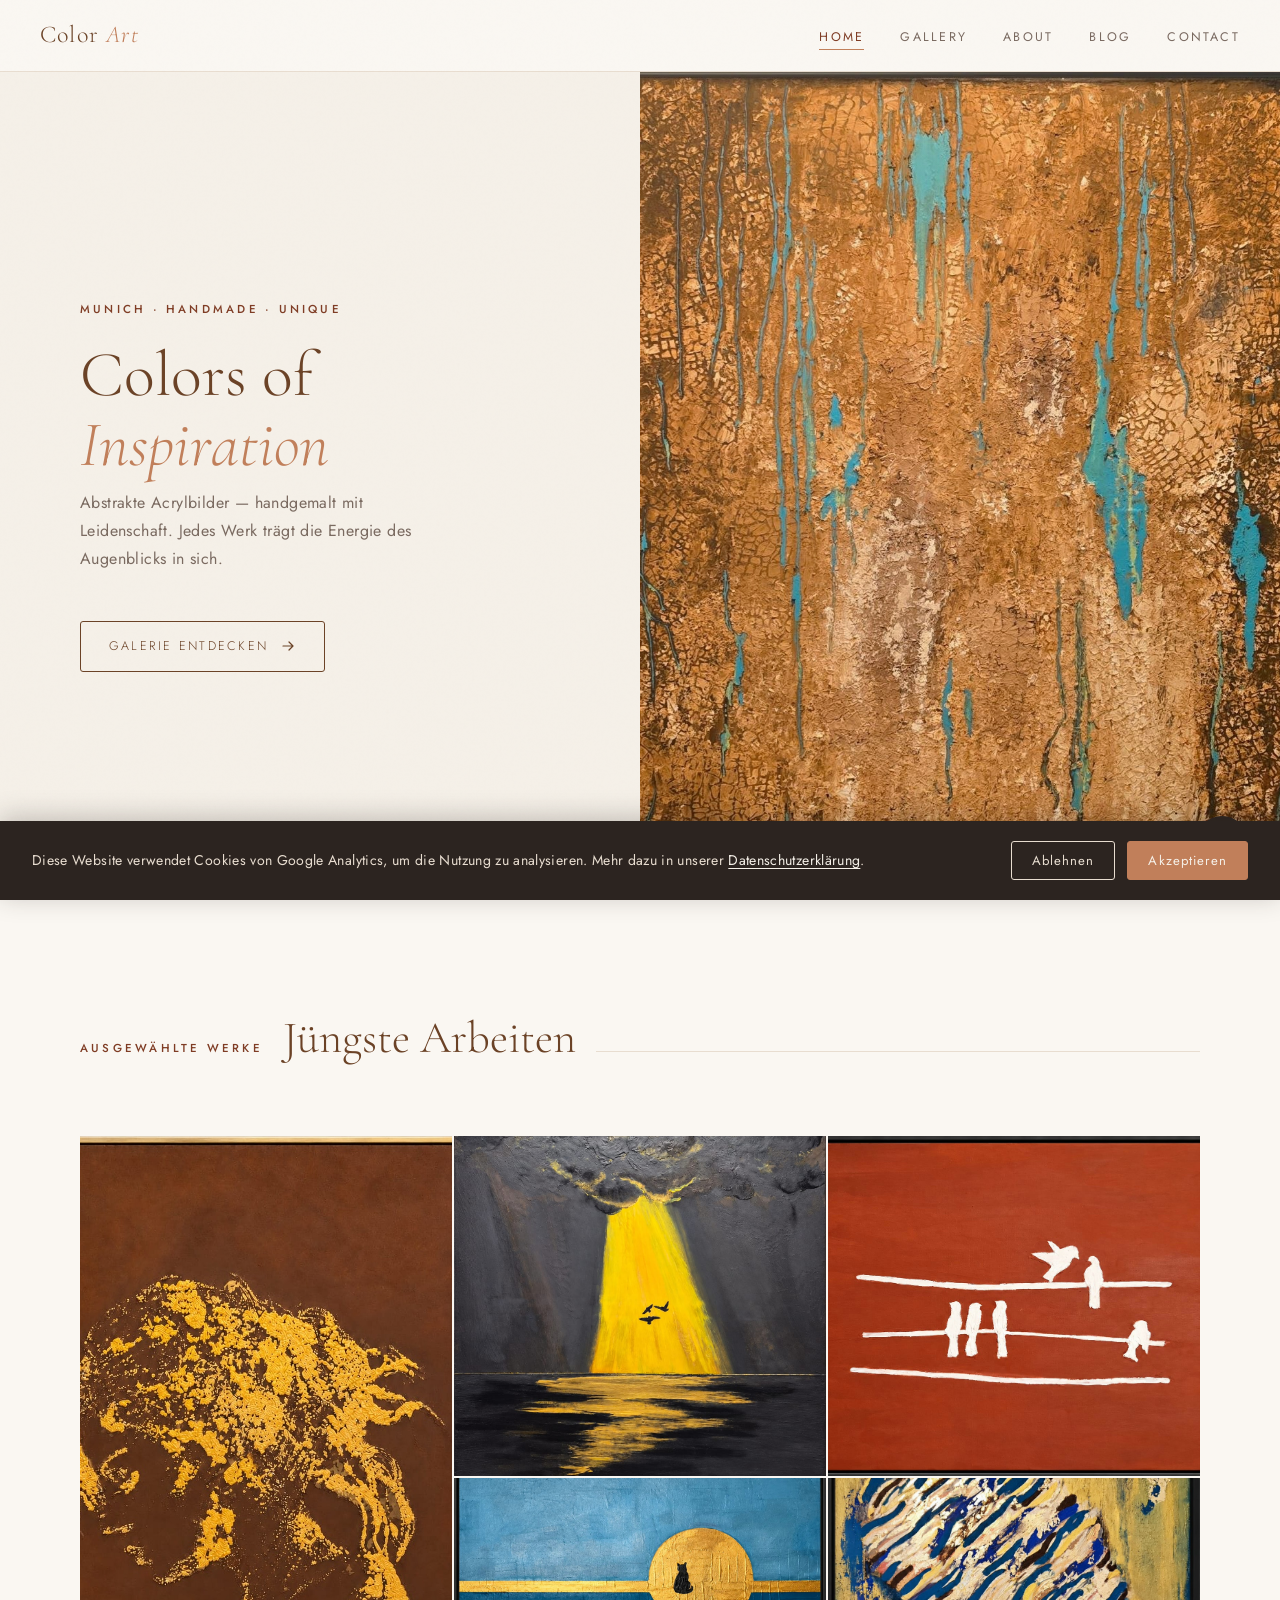
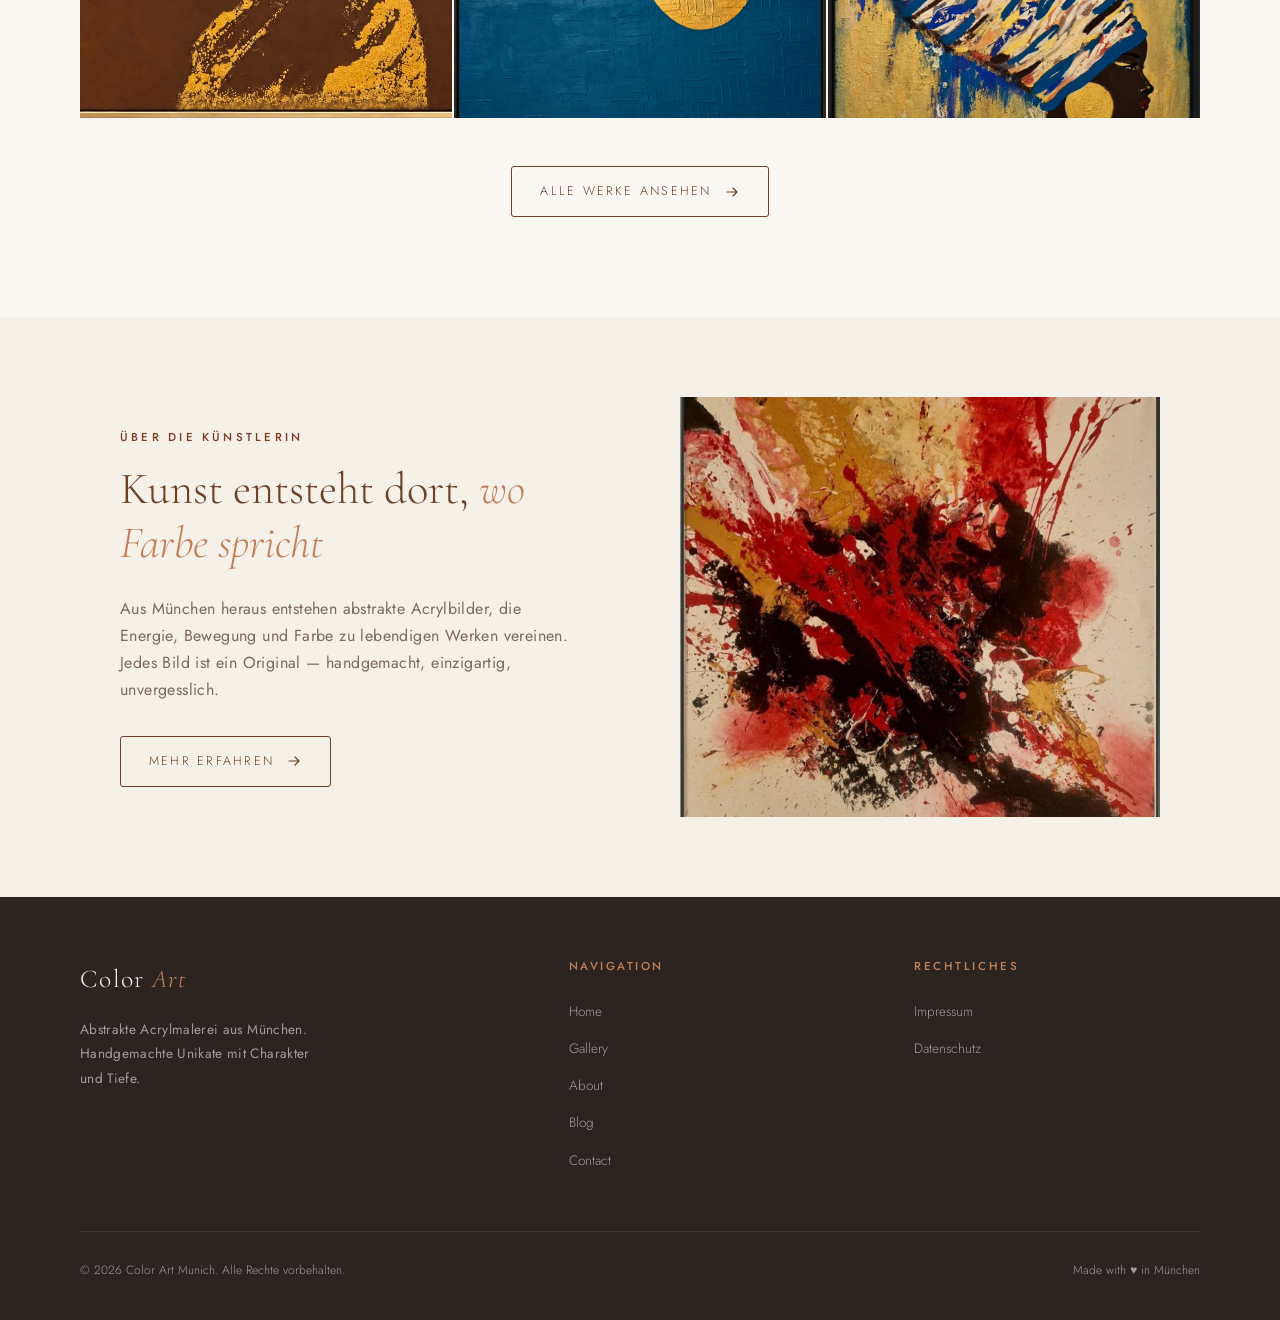
<file: index.html>
<!DOCTYPE html>
<html lang="de">
<head>
  <meta charset="UTF-8" />
  <meta name="viewport" content="width=device-width, initial-scale=1.0" />
  <title>Color Art Munich — Abstrakte Acrylbilder kaufen | Unikate aus München</title>
  <meta name="description" content="Handgemachte abstrakte Acrylbilder aus München. Jedes Gemälde ein Unikat — farbenfroh, ausdrucksstark, unvergesslich. Jetzt Galerie entdecken." />
  <meta name="keywords" content="abstrakte Acrylbilder, Gemälde kaufen München, abstrakte Kunst, Acrylmalerei, Originalgemälde, Wandbilder München, moderne Kunst kaufen" />
  <meta name="author" content="Color Art Munich" />
  <meta name="robots" content="index, follow" />
  <link rel="canonical" href="https://www.colorartmuc.com/" />

  <!-- Open Graph -->
  <meta property="og:type" content="website" />
  <meta property="og:title" content="Color Art Munich — Abstrakte Acrylbilder kaufen | Unikate aus München" />
  <meta property="og:description" content="Handgemachte abstrakte Acrylbilder aus München. Jedes Gemälde ein Unikat — farbenfroh, ausdrucksstark, unvergesslich." />
  <meta property="og:url" content="https://www.colorartmuc.com/" />
  <meta property="og:image" content="https://www.colorartmuc.com/images/paintings/0013.jpg" />
  <meta property="og:site_name" content="Color Art Munich" />
  <meta property="og:locale" content="de_DE" />

  <!-- Twitter Card -->
  <meta name="twitter:card" content="summary_large_image" />
  <meta name="twitter:title" content="Color Art Munich — Abstrakte Acrylbilder kaufen | Unikate aus München" />
  <meta name="twitter:description" content="Handgemachte abstrakte Acrylbilder aus München. Jedes Gemälde ein Unikat." />
  <meta name="twitter:image" content="https://www.colorartmuc.com/images/paintings/0013.jpg" />

  <!-- Structured data -->
  <script type="application/ld+json">
  {
    "@context": "https://schema.org",
    "@type": "ArtGallery",
    "name": "Color Art Munich",
    "description": "Abstrakte Acrylmalerei aus München — handgemachte Unikate",
    "url": "https://www.colorartmuc.com",
    "address": {
      "@type": "PostalAddress",
      "addressLocality": "München",
      "addressCountry": "DE"
    }
  }
  </script>
  <link rel="stylesheet" href="css/style.css" />
  <link rel="icon" type="image/png" href="images/favicon.png">
</head>
<body>

  <!-- Navigation -->
  <nav>
    <a href="index.html" class="nav-logo">Color <span>Art</span></a>
    <ul class="nav-links" id="nav-links">
      <li><a href="index.html" class="active">Home</a></li>
      <li><a href="gallery.html">Gallery</a></li>
      <li><a href="about.html">About</a></li>
      <li><a href="blog.html">Blog</a></li>
      <li><a href="contact.html">Contact</a></li>
    </ul>
    <button class="nav-hamburger" id="hamburger" aria-label="Menu">
      <span></span><span></span><span></span>
    </button>
  </nav>

  <main>

    <!-- Hero -->
    <section class="hero" style="padding:0; max-width:100%;">
      <div class="hero-text">
        <p class="hero-eyebrow">Munich · Handmade · Unique</p>
        <h1 class="hero-title">
          Colors of
          <em>Inspiration</em>
        </h1>
        <p class="hero-subtitle">Abstrakte Acrylbilder — handgemalt mit Leidenschaft. Jedes Werk trägt die Energie des Augenblicks in sich.</p>
        <a href="gallery.html" class="hero-cta">
          Galerie entdecken
          <svg width="16" height="16" viewBox="0 0 16 16" fill="none">
            <path d="M3 8h10M9 4l4 4-4 4" stroke="currentColor" stroke-width="1.2" stroke-linecap="round" stroke-linejoin="round"/>
          </svg>
        </a>
      </div>
      <div class="hero-image">
        <img src="images/paintings/0087.jpg" alt="Abstrakte Acrylmalerei — Color Art Munich" />
      </div>
    </section>

    <!-- Featured Works (auto-populated from paintings-data.js) -->
    <section class="fade-in">
      <div class="section-header">
        <span class="section-label">Ausgewählte Werke</span>
        <h2 class="section-title">Jüngste Arbeiten</h2>
        <div class="section-line"></div>
      </div>

      <div class="featured-grid" id="featured-grid"></div>

      <div style="text-align:center; margin-top:48px;">
        <a href="gallery.html" class="hero-cta">
          Alle Werke ansehen
          <svg width="16" height="16" viewBox="0 0 16 16" fill="none">
            <path d="M3 8h10M9 4l4 4-4 4" stroke="currentColor" stroke-width="1.2" stroke-linecap="round" stroke-linejoin="round"/>
          </svg>
        </a>
      </div>
    </section>

    <!-- About teaser -->
    <section style="background: var(--cream); max-width:100%; padding: 80px 0;">
      <div class="about-teaser fade-in">
        <div>
          <span class="section-label" style="display:block;margin-bottom:16px;">Über die Künstlerin</span>
          <h2 style="font-family:'Cormorant Garamond',serif; font-size:clamp(2rem,3.5vw,3rem); font-weight:300; color:var(--umber); line-height:1.2; margin-bottom:24px;">
            Kunst entsteht dort, <em style="font-style:italic;color:var(--terracotta);">wo Farbe spricht</em>
          </h2>
          <p style="color:var(--text-light); margin-bottom:32px; max-width:460px;">
            Aus München heraus entstehen abstrakte Acrylbilder, die Energie, Bewegung und Farbe zu lebendigen Werken vereinen. Jedes Bild ist ein Original — handgemacht, einzigartig, unvergesslich.
          </p>
          <a href="about.html" class="hero-cta">Mehr erfahren
            <svg width="16" height="16" viewBox="0 0 16 16" fill="none">
              <path d="M3 8h10M9 4l4 4-4 4" stroke="currentColor" stroke-width="1.2" stroke-linecap="round" stroke-linejoin="round"/>
            </svg>
          </a>
        </div>
        <div class="about-teaser-image">
          <img src="images/paintings/0018.jpg"
               alt="Color Art Munich Atelier"
               style="width:100%;height:100%;object-fit:cover;" loading="lazy"/>
        </div>
      </div>
    </section>

  </main>

  <!-- Footer -->
  <footer>
    <div class="footer-inner">
      <div class="footer-brand">
        <a href="index.html" class="nav-logo">Color <span>Art</span></a>
        <p>Abstrakte Acrylmalerei aus München. Handgemachte Unikate mit Charakter und Tiefe.</p>
      </div>
      <div class="footer-col">
        <h4>Navigation</h4>
        <ul>
          <li><a href="index.html">Home</a></li>
          <li><a href="gallery.html">Gallery</a></li>
          <li><a href="about.html">About</a></li>
          <li><a href="blog.html">Blog</a></li>
          <li><a href="contact.html">Contact</a></li>
        </ul>
      </div>
      <div class="footer-col">
        <h4>Rechtliches</h4>
        <ul>
          <li><a href="impressum.html">Impressum</a></li>
          <li><a href="datenschutz.html">Datenschutz</a></li>
        </ul>
      </div>
    </div>
    <div class="footer-bottom">
      <span>© 2026 Color Art Munich. Alle Rechte vorbehalten.</span>
      <span>Made with ♥ in München</span>
    </div>
  </footer>

  <script src="js/paintings-data.js"></script>
  <script src="js/main.js"></script>
  <script>
    (function() {
      var grid = document.getElementById('featured-grid');
      if (!grid || typeof paintings === 'undefined') return;
      var latest = paintings.slice(-5).reverse();
      latest.forEach(function(p) {
        var id = p.img.replace('.jpg', '');
        var div = document.createElement('div');
        div.className = 'painting';
        div.onclick = function() { window.location = 'gallery.html?painting=' + id; };
        div.innerHTML = '<img src="images/paintings/' + p.img + '" alt="' + p.title + '" loading="lazy" />'
          + '<div class="painting-overlay"><span>' + p.title + '</span></div>';
        grid.appendChild(div);
      });
    })();
  </script>
  <a href="https://www.instagram.com/colorartmuc/" target="_blank" rel="noopener noreferrer" class="instagram-fab" aria-label="Instagram">
    <svg viewBox="0 0 24 24" fill="none" stroke="currentColor" stroke-width="1.6" stroke-linecap="round" stroke-linejoin="round">
      <rect x="2" y="2" width="20" height="20" rx="5" ry="5"/>
      <circle cx="12" cy="12" r="4"/>
      <circle cx="17.5" cy="6.5" r="0.8" fill="currentColor" stroke="none"/>
    </svg>
  </a>

  <!-- Google Analytics (only loads after cookie consent) -->
  <script>
    function loadGA() {
      if (document.getElementById("ga-script")) return;
      var s = document.createElement("script");
      s.id = "ga-script";
      s.async = true;
      s.src = "https://www.googletagmanager.com/gtag/js?id=G-1E3LKK0V5W";
      document.head.appendChild(s);
      window.dataLayer = window.dataLayer || [];
      function gtag(){dataLayer.push(arguments);}
      window.gtag = gtag;
      gtag("js", new Date());
      gtag("config", "G-1E3LKK0V5W");
    }
    (function() {
      var consent = localStorage.getItem("cookie_consent");
      if (consent === "accepted") loadGA();
      window.addEventListener("DOMContentLoaded", function() {
        var banner = document.getElementById("cookie-banner");
        if (!banner) return;
        if (!consent) {
          setTimeout(function() { banner.classList.add("visible"); }, 800);
        }
        document.getElementById("cookie-accept").addEventListener("click", function() {
          localStorage.setItem("cookie_consent", "accepted");
          banner.classList.remove("visible");
          loadGA();
        });
        document.getElementById("cookie-decline").addEventListener("click", function() {
          localStorage.setItem("cookie_consent", "declined");
          banner.classList.remove("visible");
        });
      });
    })();
  </script>

  <div class="cookie-banner" id="cookie-banner">
    <p>Diese Website verwendet Cookies von Google Analytics, um die Nutzung zu analysieren. Mehr dazu in unserer <a href="datenschutz.html">Datenschutzerklärung</a>.</p>
    <div class="cookie-actions">
      <button class="cookie-btn cookie-btn-decline" id="cookie-decline">Ablehnen</button>
      <button class="cookie-btn cookie-btn-accept" id="cookie-accept">Akzeptieren</button>
    </div>
  </div>

</body>
</html>
</file>
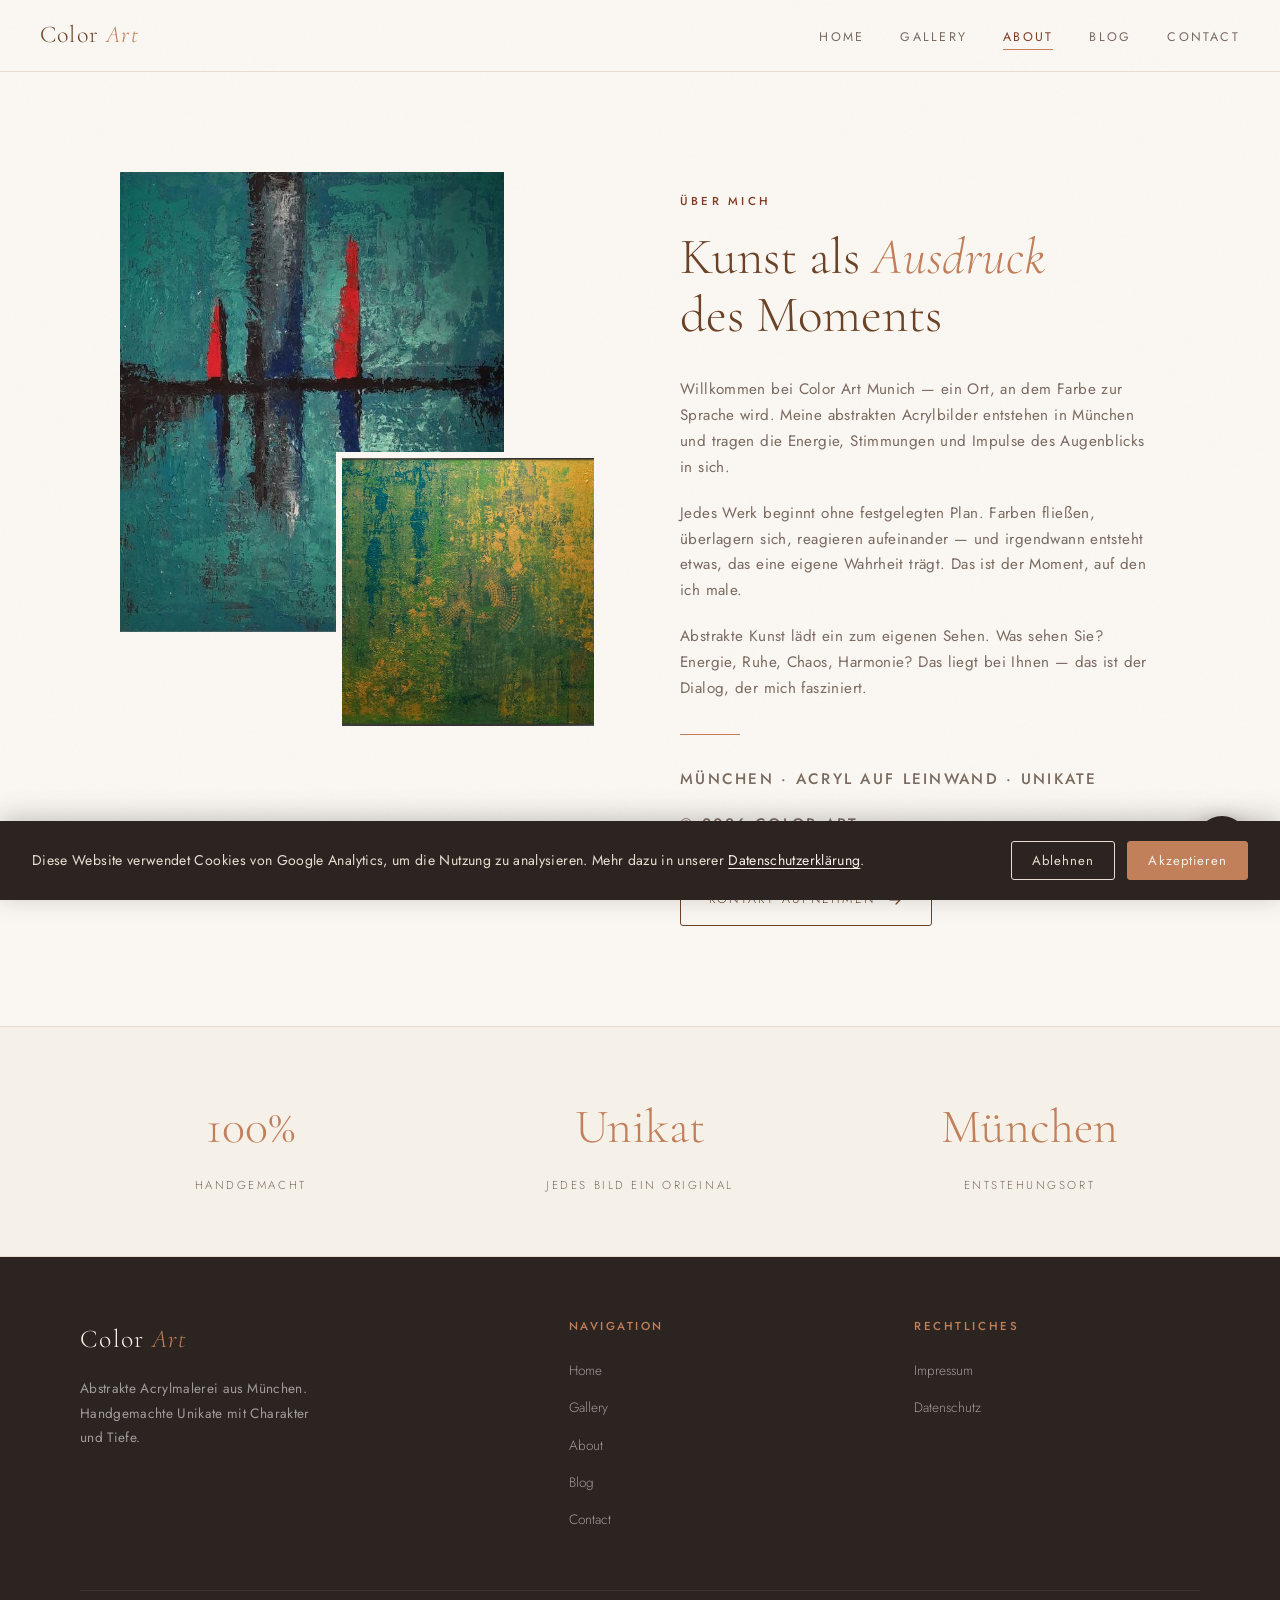
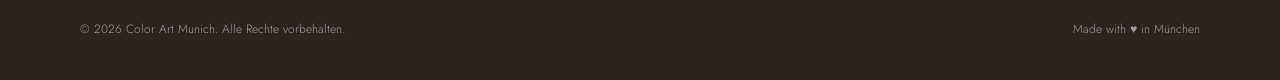
<file: about.html>
<!DOCTYPE html>
<html lang="de">
<head>
  <meta charset="UTF-8" />
  <meta name="viewport" content="width=device-width, initial-scale=1.0" />
  <title>Über die Künstlerin — Color Art Munich | Abstrakte Acrylmalerei</title>
  <meta name="description" content="Abstrakte Acrylmalerei aus München — entstanden mit Leidenschaft und Farbe. Jedes Werk trägt die Energie des Moments. Lernen Sie die Künstlerin kennen." />
  <meta name="keywords" content="abstrakte Malerei München, Künstlerin München, Acrylmalerei Atelier, moderne Kunst München" />
  <meta name="author" content="Color Art Munich" />
  <meta name="robots" content="index, follow" />
  <link rel="canonical" href="https://www.colorartmuc.com/about.html" />

  <!-- Open Graph (Facebook, WhatsApp previews) -->
  <meta property="og:type" content="website" />
  <meta property="og:title" content="Über die Künstlerin — Color Art Munich | Abstrakte Acrylmalerei" />
  <meta property="og:description" content="Abstrakte Acrylmalerei aus München — entstanden mit Leidenschaft und Farbe. Jedes Werk trägt die Energie des Moments. Lernen Sie die Künstlerin kennen." />
  <meta property="og:url" content="https://www.colorartmuc.com/about.html" />
  <meta property="og:image" content="https://www.colorartmuc.com/images/paintings/0013.jpg" />
  <meta property="og:site_name" content="Color Art Munich" />
  <meta property="og:locale" content="de_DE" />

  <!-- Twitter Card -->
  <meta name="twitter:card" content="summary_large_image" />
  <meta name="twitter:title" content="Über die Künstlerin — Color Art Munich | Abstrakte Acrylmalerei" />
  <meta name="twitter:description" content="Abstrakte Acrylmalerei aus München — entstanden mit Leidenschaft und Farbe. Jedes Werk trägt die Energie des Moments. Lernen Sie die Künstlerin kennen." />
  <meta name="twitter:image" content="https://www.colorartmuc.com/images/paintings/0013.jpg" />

  <script type="application/ld+json">
{
  "@context": "https://schema.org",
  "@type": "Person",
  "name": "Color Art Munich",
  "jobTitle": "Künstlerin",
  "description": "Abstrakte Acrylmalerei aus München",
  "url": "https://www.colorartmuc.com/about.html"
}
</script>  
  <link rel="stylesheet" href="css/style.css" />
  <link rel="icon" type="image/png" href="images/favicon.png">
</head>
<body>

  <nav>
    <a href="index.html" class="nav-logo">Color <span>Art</span></a>
    <ul class="nav-links" id="nav-links">
      <li><a href="index.html">Home</a></li>
      <li><a href="gallery.html">Gallery</a></li>
      <li><a href="about.html" class="active">About</a></li>
      <li><a href="blog.html">Blog</a></li>
      <li><a href="contact.html">Contact</a></li>
    </ul>
    <button class="nav-hamburger" id="hamburger" aria-label="Menu">
      <span></span><span></span><span></span>
    </button>
  </nav>

  <main>
    <div class="about-layout">

      <div class="about-image-stack fade-in">
        <img src="images/paintings/0009.jpg" alt="Atelier Color Art Munich" loading="lazy" />
        <img src="images/paintings/0008.jpg" alt="Abstraktes Acrylbild Detail" loading="lazy" />
      </div>

      <div class="about-content fade-in">
        <span class="section-label">Über mich</span>
        <h1>
          Kunst als <em>Ausdruck</em><br>des Moments
        </h1>

        <p>
          Willkommen bei Color Art Munich — ein Ort, an dem Farbe zur Sprache wird. Meine abstrakten Acrylbilder entstehen in München und tragen die Energie, Stimmungen und Impulse des Augenblicks in sich.
        </p>

        <p>
          Jedes Werk beginnt ohne festgelegten Plan. Farben fließen, überlagern sich, reagieren aufeinander — und irgendwann entsteht etwas, das eine eigene Wahrheit trägt. Das ist der Moment, auf den ich male.
        </p>

        <p>
          Abstrakte Kunst lädt ein zum eigenen Sehen. Was sehen Sie? Energie, Ruhe, Chaos, Harmonie? Das liegt bei Ihnen — das ist der Dialog, der mich fasziniert.
        </p>

        <div class="about-divider"></div>

        <p class="about-detail">München · Acryl auf Leinwand · Unikate</p>
        <p class="about-detail" style="margin-top:10px;">© 2026 Color Art</p>

        <div style="margin-top: 36px;">
          <a href="contact.html" class="hero-cta">
            Kontakt aufnehmen
            <svg width="16" height="16" viewBox="0 0 16 16" fill="none">
              <path d="M3 8h10M9 4l4 4-4 4" stroke="currentColor" stroke-width="1.2" stroke-linecap="round" stroke-linejoin="round"/>
            </svg>
          </a>
        </div>
      </div>

    </div>

    <!-- Values strip -->
    <div style="background: var(--cream); border-top: 1px solid var(--sand); border-bottom: 1px solid var(--sand); padding: 60px 80px;">
      <div style="max-width: var(--max-width); margin: 0 auto; display: grid; grid-template-columns: repeat(3, 1fr); gap: 48px; text-align: center;" class="fade-in">

        <div>
          <div style="font-family:'Cormorant Garamond',serif; font-size:3rem; color:var(--terracotta); margin-bottom:8px; font-weight:300;">100%</div>
          <div style="font-size:0.72rem; letter-spacing:0.22em; text-transform:uppercase; color:var(--text-light);">Handgemacht</div>
        </div>

        <div>
          <div style="font-family:'Cormorant Garamond',serif; font-size:3rem; color:var(--terracotta); margin-bottom:8px; font-weight:300;">Unikat</div>
          <div style="font-size:0.72rem; letter-spacing:0.22em; text-transform:uppercase; color:var(--text-light);">Jedes Bild ein Original</div>
        </div>

        <div>
          <div style="font-family:'Cormorant Garamond',serif; font-size:3rem; color:var(--terracotta); margin-bottom:8px; font-weight:300;">München</div>
          <div style="font-size:0.72rem; letter-spacing:0.22em; text-transform:uppercase; color:var(--text-light);">Entstehungsort</div>
        </div>

      </div>
    </div>

  </main>

  <footer>
    <div class="footer-inner">
      <div class="footer-brand">
        <a href="index.html" class="nav-logo">Color <span>Art</span></a>
        <p>Abstrakte Acrylmalerei aus München. Handgemachte Unikate mit Charakter und Tiefe.</p>
      </div>
      <div class="footer-col">
        <h4>Navigation</h4>
        <ul>
          <li><a href="index.html">Home</a></li>
          <li><a href="gallery.html">Gallery</a></li>
          <li><a href="about.html">About</a></li>
          <li><a href="blog.html">Blog</a></li>
          <li><a href="contact.html">Contact</a></li>
        </ul>
      </div>
      <div class="footer-col">
        <h4>Rechtliches</h4>
        <ul>
          <li><a href="impressum.html">Impressum</a></li>
          <li><a href="datenschutz.html">Datenschutz</a></li>
        </ul>
      </div>
    </div>
    <div class="footer-bottom">
      <span>© 2026 Color Art Munich. Alle Rechte vorbehalten.</span>
      <span>Made with ♥ in München</span>
    </div>
  </footer>

  <script src="js/main.js"></script>
  <a href="https://www.instagram.com/colorartmuc/" target="_blank" rel="noopener noreferrer" class="instagram-fab" aria-label="Instagram">
    <svg viewBox="0 0 24 24" fill="none" stroke="currentColor" stroke-width="1.6" stroke-linecap="round" stroke-linejoin="round">
      <rect x="2" y="2" width="20" height="20" rx="5" ry="5"/>
      <circle cx="12" cy="12" r="4"/>
      <circle cx="17.5" cy="6.5" r="0.8" fill="currentColor" stroke="none"/>
    </svg>
  </a>

  <!-- Google Analytics (only loads after cookie consent) -->
  <script>
    function loadGA() {
      if (document.getElementById("ga-script")) return;
      var s = document.createElement("script");
      s.id = "ga-script";
      s.async = true;
      s.src = "https://www.googletagmanager.com/gtag/js?id=G-1E3LKK0V5W";
      document.head.appendChild(s);
      window.dataLayer = window.dataLayer || [];
      function gtag(){dataLayer.push(arguments);}
      window.gtag = gtag;
      gtag("js", new Date());
      gtag("config", "G-1E3LKK0V5W");
    }
    (function() {
      var consent = localStorage.getItem("cookie_consent");
      if (consent === "accepted") loadGA();
      window.addEventListener("DOMContentLoaded", function() {
        var banner = document.getElementById("cookie-banner");
        if (!banner) return;
        if (!consent) {
          setTimeout(function() { banner.classList.add("visible"); }, 800);
        }
        document.getElementById("cookie-accept").addEventListener("click", function() {
          localStorage.setItem("cookie_consent", "accepted");
          banner.classList.remove("visible");
          loadGA();
        });
        document.getElementById("cookie-decline").addEventListener("click", function() {
          localStorage.setItem("cookie_consent", "declined");
          banner.classList.remove("visible");
        });
      });
    })();
  </script>

  <div class="cookie-banner" id="cookie-banner">
    <p>Diese Website verwendet Cookies von Google Analytics, um die Nutzung zu analysieren. Mehr dazu in unserer <a href="datenschutz.html">Datenschutzerklärung</a>.</p>
    <div class="cookie-actions">
      <button class="cookie-btn cookie-btn-decline" id="cookie-decline">Ablehnen</button>
      <button class="cookie-btn cookie-btn-accept" id="cookie-accept">Akzeptieren</button>
    </div>
  </div>

</body>
</html>
</file>
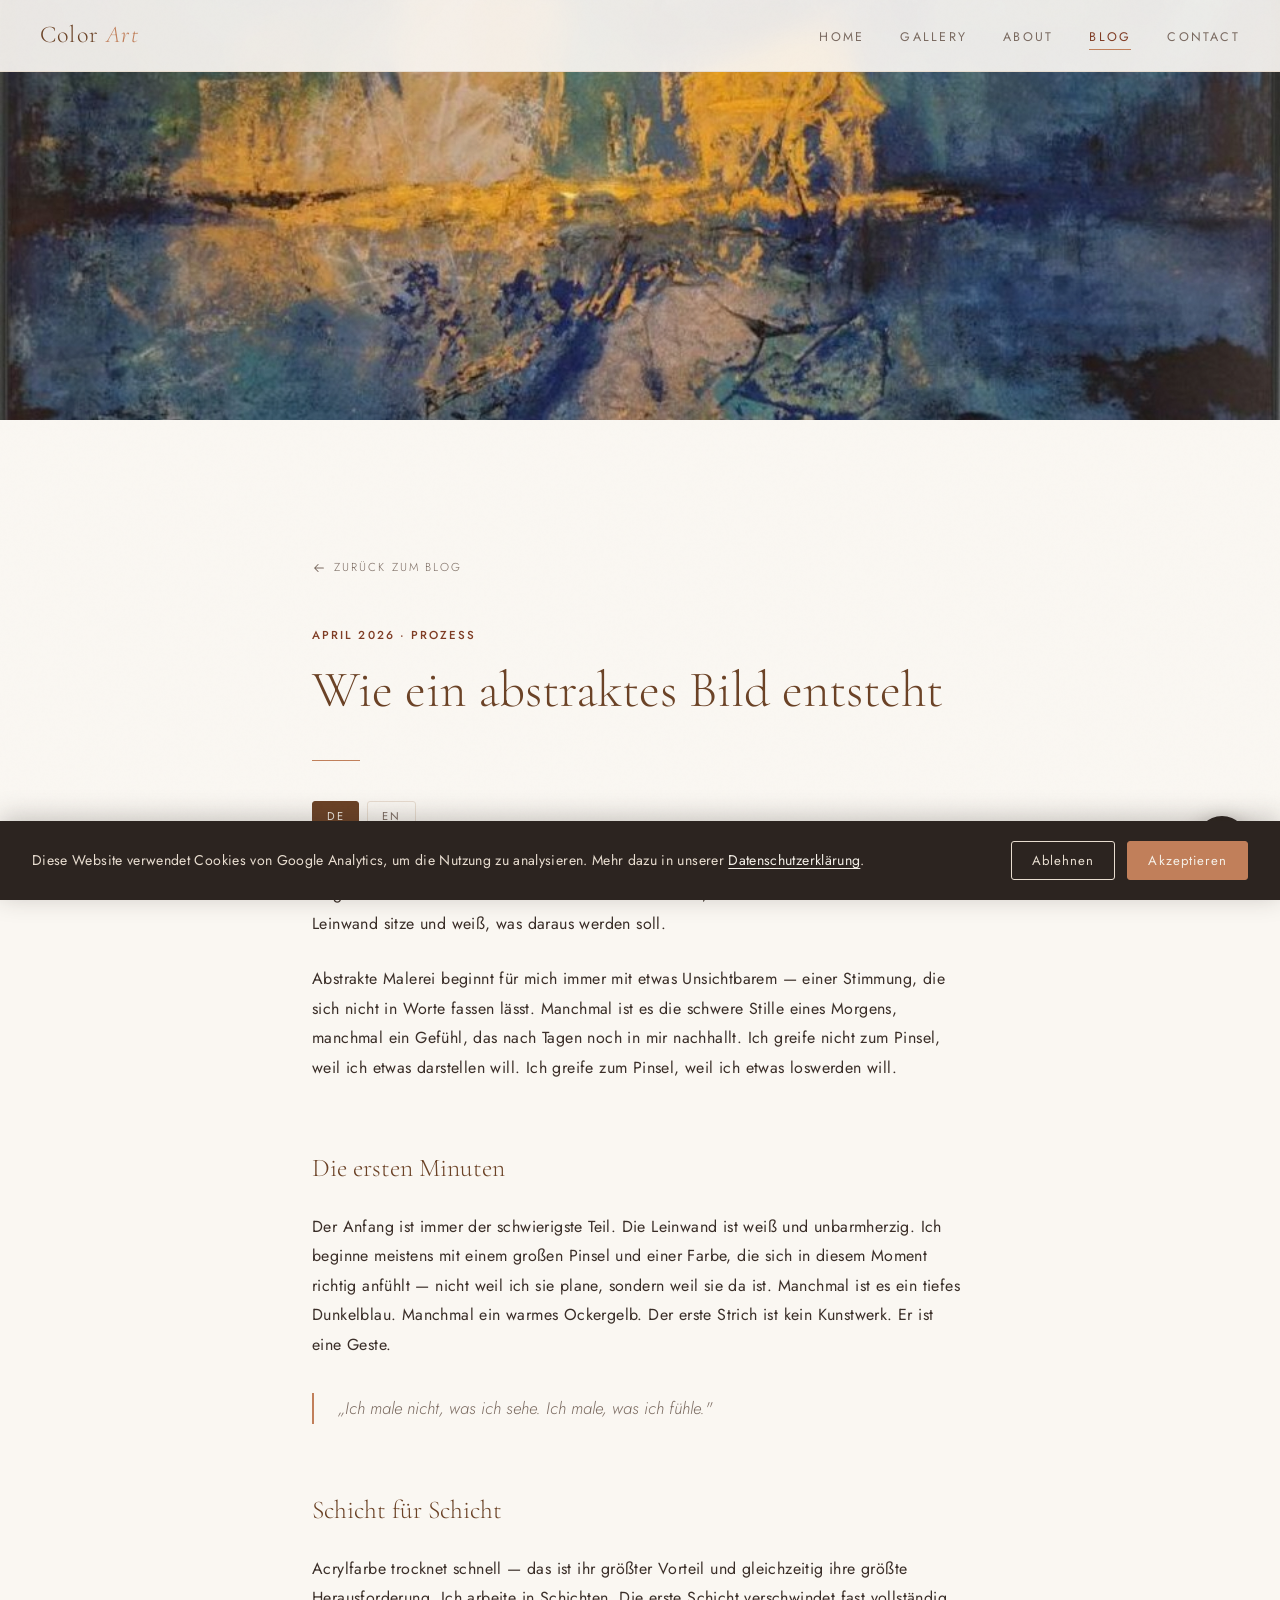
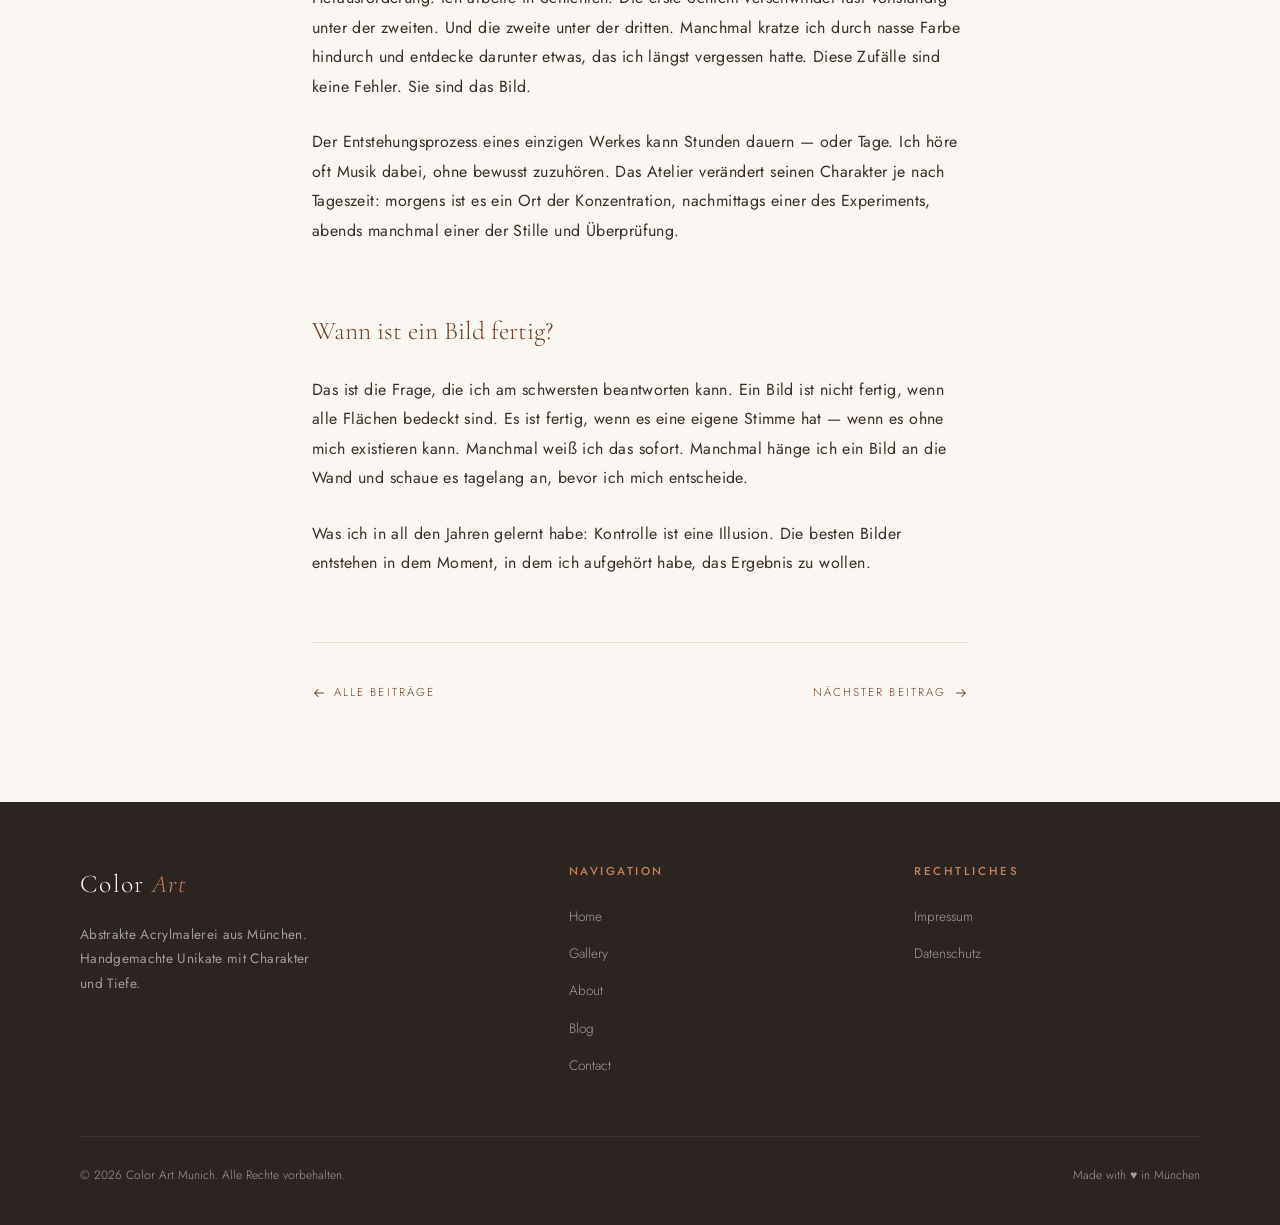
<file: blog-post-1.html>
<!DOCTYPE html>
<html lang="de">
<head>
  <meta charset="UTF-8" />
  <meta name="viewport" content="width=device-width, initial-scale=1.0" />
  <title>Wie ein abstraktes Bild entsteht — Color Art Munich</title>
  <meta name="description" content="Kein Plan, kein Skizzenbuch — abstrakte Malerei beginnt für mich mit einem Gefühl. Ein ehrlicher Einblick in meinen Entstehungsprozess." />
  <meta name="author" content="Color Art Munich" />
  <meta name="robots" content="index, follow" />
  <link rel="canonical" href="https://www.colorartmuc.com/blog-post-1.html" />
  <meta property="og:type" content="article" />
  <meta property="og:title" content="Wie ein abstraktes Bild entsteht — Color Art Munich" />
  <meta property="og:description" content="Kein Plan, kein Skizzenbuch — abstrakte Malerei beginnt für mich mit einem Gefühl." />
  <meta property="og:url" content="https://www.colorartmuc.com/blog-post-1.html" />
  <meta property="og:image" content="https://www.colorartmuc.com/images/paintings/0049.jpg" />
  <link rel="stylesheet" href="css/style.css" />
  <link rel="icon" type="image/png" href="images/favicon.png">
  <style>
    .blog-post-hero {
      width: 100%;
      height: 420px;
      overflow: hidden;
      position: relative;
    }
    .blog-post-hero img {
      width: 100%; height: 100%;
      object-fit: cover;
      object-position: center;
    }
    .blog-post-wrap {
      max-width: 720px;
      margin: 0 auto;
      padding: 64px 32px 100px;
    }
    .blog-post-back {
      display: inline-flex; align-items: center; gap: 8px;
      font-family: 'Jost', sans-serif; font-size: 0.72rem;
      letter-spacing: 0.18em; text-transform: uppercase;
      color: var(--text-light); text-decoration: none;
      margin-bottom: 48px;
      transition: color 0.2s;
    }
    .blog-post-back:hover { color: var(--terracotta); }
    .blog-post-meta {
      font-family: 'Jost', sans-serif; font-size: 0.72rem;
      letter-spacing: 0.18em; text-transform: uppercase;
      color: var(--terracotta); margin-bottom: 16px;
    }
    .blog-post-title {
      font-family: 'Cormorant Garamond', serif;
      font-size: clamp(2rem, 5vw, 3.2rem);
      font-weight: 300; color: var(--umber);
      line-height: 1.15; margin-bottom: 40px;
    }
    .blog-post-divider {
      width: 48px; height: 1px;
      background: var(--terracotta);
      margin-bottom: 40px;
    }
    .blog-post-body {
      font-family: 'Jost', sans-serif;
      font-size: 1rem; line-height: 1.85;
      color: var(--text);
    }
    .blog-post-body p { margin-bottom: 1.6em; }
    .blog-post-body h2 {
      font-family: 'Cormorant Garamond', serif;
      font-size: 1.6rem; font-weight: 300;
      color: var(--umber); margin: 2.4em 0 0.8em;
    }
    .blog-post-body blockquote {
      border-left: 2px solid var(--terracotta);
      margin: 2em 0; padding: 0 0 0 24px;
      font-style: italic; color: var(--text-light);
      font-size: 1.05rem;
    }
    .lang-toggle {
      display: flex; gap: 8px; margin-bottom: 48px;
    }
    .lang-btn {
      font-family: 'Jost', sans-serif; font-size: 0.7rem;
      letter-spacing: 0.15em; text-transform: uppercase;
      padding: 6px 14px; border: 1px solid var(--sand);
      background: none; color: var(--text-light);
      cursor: pointer; transition: all 0.2s;
    }
    .lang-btn.active {
      background: var(--umber); color: var(--cream);
      border-color: var(--umber);
    }
    .lang-content { display: none; }
    .lang-content.active { display: block; }
    .blog-post-footer {
      margin-top: 64px; padding-top: 40px;
      border-top: 1px solid var(--sand);
      display: flex; justify-content: space-between;
      align-items: center; flex-wrap: wrap; gap: 16px;
    }
    .blog-post-footer a {
      display: inline-flex; align-items: center; gap: 8px;
      font-family: 'Jost', sans-serif; font-size: 0.72rem;
      letter-spacing: 0.18em; text-transform: uppercase;
      color: var(--umber); text-decoration: none;
      transition: color 0.2s;
    }
    .blog-post-footer a:hover { color: var(--terracotta); }
    @media (max-width: 768px) {
      .blog-post-hero { height: 260px; }
      .blog-post-wrap { padding: 40px 24px 80px; }
    }
  </style>
</head>
<body>

  <nav>
    <a href="index.html" class="nav-logo">Color <span>Art</span></a>
    <ul class="nav-links" id="nav-links">
      <li><a href="index.html">Home</a></li>
      <li><a href="gallery.html">Gallery</a></li>
      <li><a href="about.html">About</a></li>
      <li><a href="blog.html" class="active">Blog</a></li>
      <li><a href="contact.html">Contact</a></li>
    </ul>
    <button class="nav-hamburger" id="hamburger" aria-label="Menu">
      <span></span><span></span><span></span>
    </button>
  </nav>

  <div class="blog-post-hero">
    <img src="images/paintings/0049.jpg" alt="Wie ein abstraktes Bild entsteht" />
  </div>

  <main>
    <div class="blog-post-wrap fade-in">

      <a href="blog.html" class="blog-post-back">
        <svg width="14" height="14" viewBox="0 0 16 16" fill="none">
          <path d="M13 8H3M7 4l-4 4 4 4" stroke="currentColor" stroke-width="1.2" stroke-linecap="round" stroke-linejoin="round"/>
        </svg>
        Zurück zum Blog
      </a>

      <div class="blog-post-meta">April 2026 · Prozess</div>
      <h1 class="blog-post-title">Wie ein abstraktes Bild entsteht</h1>
      <div class="blog-post-divider"></div>

      <div class="lang-toggle">
        <button class="lang-btn active" data-lang="de" onclick="setLang('de')">DE</button>
        <button class="lang-btn" data-lang="en" onclick="setLang('en')">EN</button>
      </div>

      <!-- DEUTSCH -->
      <div class="lang-content active" id="content-de">
        <div class="blog-post-body">
          <p>Es gibt kein Skizzenbuch. Keinen Plan. Keinen Moment, in dem ich vor einer leeren Leinwand sitze und weiß, was daraus werden soll.</p>

          <p>Abstrakte Malerei beginnt für mich immer mit etwas Unsichtbarem — einer Stimmung, die sich nicht in Worte fassen lässt. Manchmal ist es die schwere Stille eines Morgens, manchmal ein Gefühl, das nach Tagen noch in mir nachhallt. Ich greife nicht zum Pinsel, weil ich etwas darstellen will. Ich greife zum Pinsel, weil ich etwas loswerden will.</p>

          <h2>Die ersten Minuten</h2>
          <p>Der Anfang ist immer der schwierigste Teil. Die Leinwand ist weiß und unbarmherzig. Ich beginne meistens mit einem großen Pinsel und einer Farbe, die sich in diesem Moment richtig anfühlt — nicht weil ich sie plane, sondern weil sie da ist. Manchmal ist es ein tiefes Dunkelblau. Manchmal ein warmes Ockergelb. Der erste Strich ist kein Kunstwerk. Er ist eine Geste.</p>

          <blockquote>„Ich male nicht, was ich sehe. Ich male, was ich fühle."</blockquote>

          <h2>Schicht für Schicht</h2>
          <p>Acrylfarbe trocknet schnell — das ist ihr größter Vorteil und gleichzeitig ihre größte Herausforderung. Ich arbeite in Schichten. Die erste Schicht verschwindet fast vollständig unter der zweiten. Und die zweite unter der dritten. Manchmal kratze ich durch nasse Farbe hindurch und entdecke darunter etwas, das ich längst vergessen hatte. Diese Zufälle sind keine Fehler. Sie sind das Bild.</p>

          <p>Der Entstehungsprozess eines einzigen Werkes kann Stunden dauern — oder Tage. Ich höre oft Musik dabei, ohne bewusst zuzuhören. Das Atelier verändert seinen Charakter je nach Tageszeit: morgens ist es ein Ort der Konzentration, nachmittags einer des Experiments, abends manchmal einer der Stille und Überprüfung.</p>

          <h2>Wann ist ein Bild fertig?</h2>
          <p>Das ist die Frage, die ich am schwersten beantworten kann. Ein Bild ist nicht fertig, wenn alle Flächen bedeckt sind. Es ist fertig, wenn es eine eigene Stimme hat — wenn es ohne mich existieren kann. Manchmal weiß ich das sofort. Manchmal hänge ich ein Bild an die Wand und schaue es tagelang an, bevor ich mich entscheide.</p>

          <p>Was ich in all den Jahren gelernt habe: Kontrolle ist eine Illusion. Die besten Bilder entstehen in dem Moment, in dem ich aufgehört habe, das Ergebnis zu wollen.</p>
        </div>
      </div>

      <!-- ENGLISH -->
      <div class="lang-content" id="content-en">
        <div class="blog-post-body">
          <p>There is no sketchbook. No plan. No moment where I sit in front of a blank canvas knowing what it will become.</p>

          <p>Abstract painting always begins for me with something invisible — a mood that cannot be put into words. Sometimes it's the heavy silence of a morning, sometimes a feeling that still echoes inside me days later. I don't reach for the brush because I want to depict something. I reach for the brush because I need to let something go.</p>

          <h2>The first minutes</h2>
          <p>The beginning is always the hardest part. The canvas is white and unforgiving. I usually start with a large brush and a colour that feels right in that moment — not because I planned it, but because it's there. Sometimes it's a deep dark blue. Sometimes a warm ochre yellow. The first stroke is not a work of art. It's a gesture.</p>

          <blockquote>"I don't paint what I see. I paint what I feel."</blockquote>

          <h2>Layer by layer</h2>
          <p>Acrylic paint dries fast — that's its greatest advantage and its greatest challenge. I work in layers. The first layer almost completely disappears under the second. And the second under the third. Sometimes I scratch through wet paint and discover something beneath it I had long forgotten. These accidents are not mistakes. They are the painting.</p>

          <p>The process of creating a single work can take hours — or days. I often listen to music without consciously hearing it. The studio changes its character depending on the time of day: in the morning it is a place of concentration, in the afternoon one of experimentation, in the evening sometimes one of stillness and reflection.</p>

          <h2>When is a painting finished?</h2>
          <p>That is the question I find hardest to answer. A painting is not finished when all surfaces are covered. It is finished when it has its own voice — when it can exist without me. Sometimes I know that immediately. Sometimes I hang a painting on the wall and look at it for days before I decide.</p>

          <p>What I have learned over all these years: control is an illusion. The best paintings emerge in the moment I stopped wanting a particular result.</p>
        </div>
      </div>

      <div class="blog-post-footer">
        <a href="blog.html">
          <svg width="14" height="14" viewBox="0 0 16 16" fill="none">
            <path d="M13 8H3M7 4l-4 4 4 4" stroke="currentColor" stroke-width="1.2" stroke-linecap="round" stroke-linejoin="round"/>
          </svg>
          Alle Beiträge
        </a>
        <a href="blog-post-2.html">
          Nächster Beitrag
          <svg width="14" height="14" viewBox="0 0 16 16" fill="none">
            <path d="M3 8h10M9 4l4 4-4 4" stroke="currentColor" stroke-width="1.2" stroke-linecap="round" stroke-linejoin="round"/>
          </svg>
        </a>
      </div>

    </div>
  </main>

  <footer>
    <div class="footer-inner">
      <div class="footer-brand">
        <a href="index.html" class="nav-logo">Color <span>Art</span></a>
        <p>Abstrakte Acrylmalerei aus München. Handgemachte Unikate mit Charakter und Tiefe.</p>
      </div>
      <div class="footer-col">
        <h4>Navigation</h4>
        <ul>
          <li><a href="index.html">Home</a></li>
          <li><a href="gallery.html">Gallery</a></li>
          <li><a href="about.html">About</a></li>
          <li><a href="blog.html">Blog</a></li>
          <li><a href="contact.html">Contact</a></li>
        </ul>
      </div>
      <div class="footer-col">
        <h4>Rechtliches</h4>
        <ul>
          <li><a href="impressum.html">Impressum</a></li>
          <li><a href="datenschutz.html">Datenschutz</a></li>
        </ul>
      </div>
    </div>
    <div class="footer-bottom">
      <span>© 2026 Color Art Munich. Alle Rechte vorbehalten.</span>
      <span>Made with ♥ in München</span>
    </div>
  </footer>

  <script src="js/main.js"></script>
  <script>
    function setLang(lang) {
      document.querySelectorAll('.lang-content').forEach(function(el) { el.classList.remove('active'); });
      document.querySelectorAll('.lang-btn').forEach(function(el) { el.classList.remove('active'); });
      document.getElementById('content-' + lang).classList.add('active');
      document.querySelector('[data-lang="' + lang + '"]').classList.add('active');
      localStorage.setItem('blog_lang', lang);
    }
    // Restore last language preference
    (function() {
      var saved = localStorage.getItem('blog_lang');
      if (saved && saved !== 'de') setLang(saved);
    })();
  </script>

  <a href="https://www.instagram.com/colorartmuc/" target="_blank" rel="noopener noreferrer" class="instagram-fab" aria-label="Instagram">
    <svg viewBox="0 0 24 24" fill="none" stroke="currentColor" stroke-width="1.6" stroke-linecap="round" stroke-linejoin="round">
      <rect x="2" y="2" width="20" height="20" rx="5" ry="5"/>
      <circle cx="12" cy="12" r="4"/>
      <circle cx="17.5" cy="6.5" r="0.8" fill="currentColor" stroke="none"/>
    </svg>
  </a>

  <!-- Google Analytics (only loads after cookie consent) -->
  <script>
    function loadGA() {
      if (document.getElementById("ga-script")) return;
      var s = document.createElement("script");
      s.id = "ga-script"; s.async = true;
      s.src = "https://www.googletagmanager.com/gtag/js?id=G-1E3LKK0V5W";
      document.head.appendChild(s);
      window.dataLayer = window.dataLayer || [];
      function gtag(){dataLayer.push(arguments);}
      window.gtag = gtag; gtag("js", new Date()); gtag("config", "G-1E3LKK0V5W");
    }
    (function() {
      var consent = localStorage.getItem("cookie_consent");
      if (consent === "accepted") loadGA();
      window.addEventListener("DOMContentLoaded", function() {
        var banner = document.getElementById("cookie-banner");
        if (!banner) return;
        if (!consent) setTimeout(function() { banner.classList.add("visible"); }, 800);
        document.getElementById("cookie-accept").addEventListener("click", function() {
          localStorage.setItem("cookie_consent", "accepted");
          banner.classList.remove("visible"); loadGA();
        });
        document.getElementById("cookie-decline").addEventListener("click", function() {
          localStorage.setItem("cookie_consent", "declined");
          banner.classList.remove("visible");
        });
      });
    })();
  </script>
  <div class="cookie-banner" id="cookie-banner">
    <p>Diese Website verwendet Cookies von Google Analytics, um die Nutzung zu analysieren. Mehr dazu in unserer <a href="datenschutz.html">Datenschutzerklärung</a>.</p>
    <div class="cookie-actions">
      <button class="cookie-btn cookie-btn-decline" id="cookie-decline">Ablehnen</button>
      <button class="cookie-btn cookie-btn-accept" id="cookie-accept">Akzeptieren</button>
    </div>
  </div>

</body>
</html>
</file>
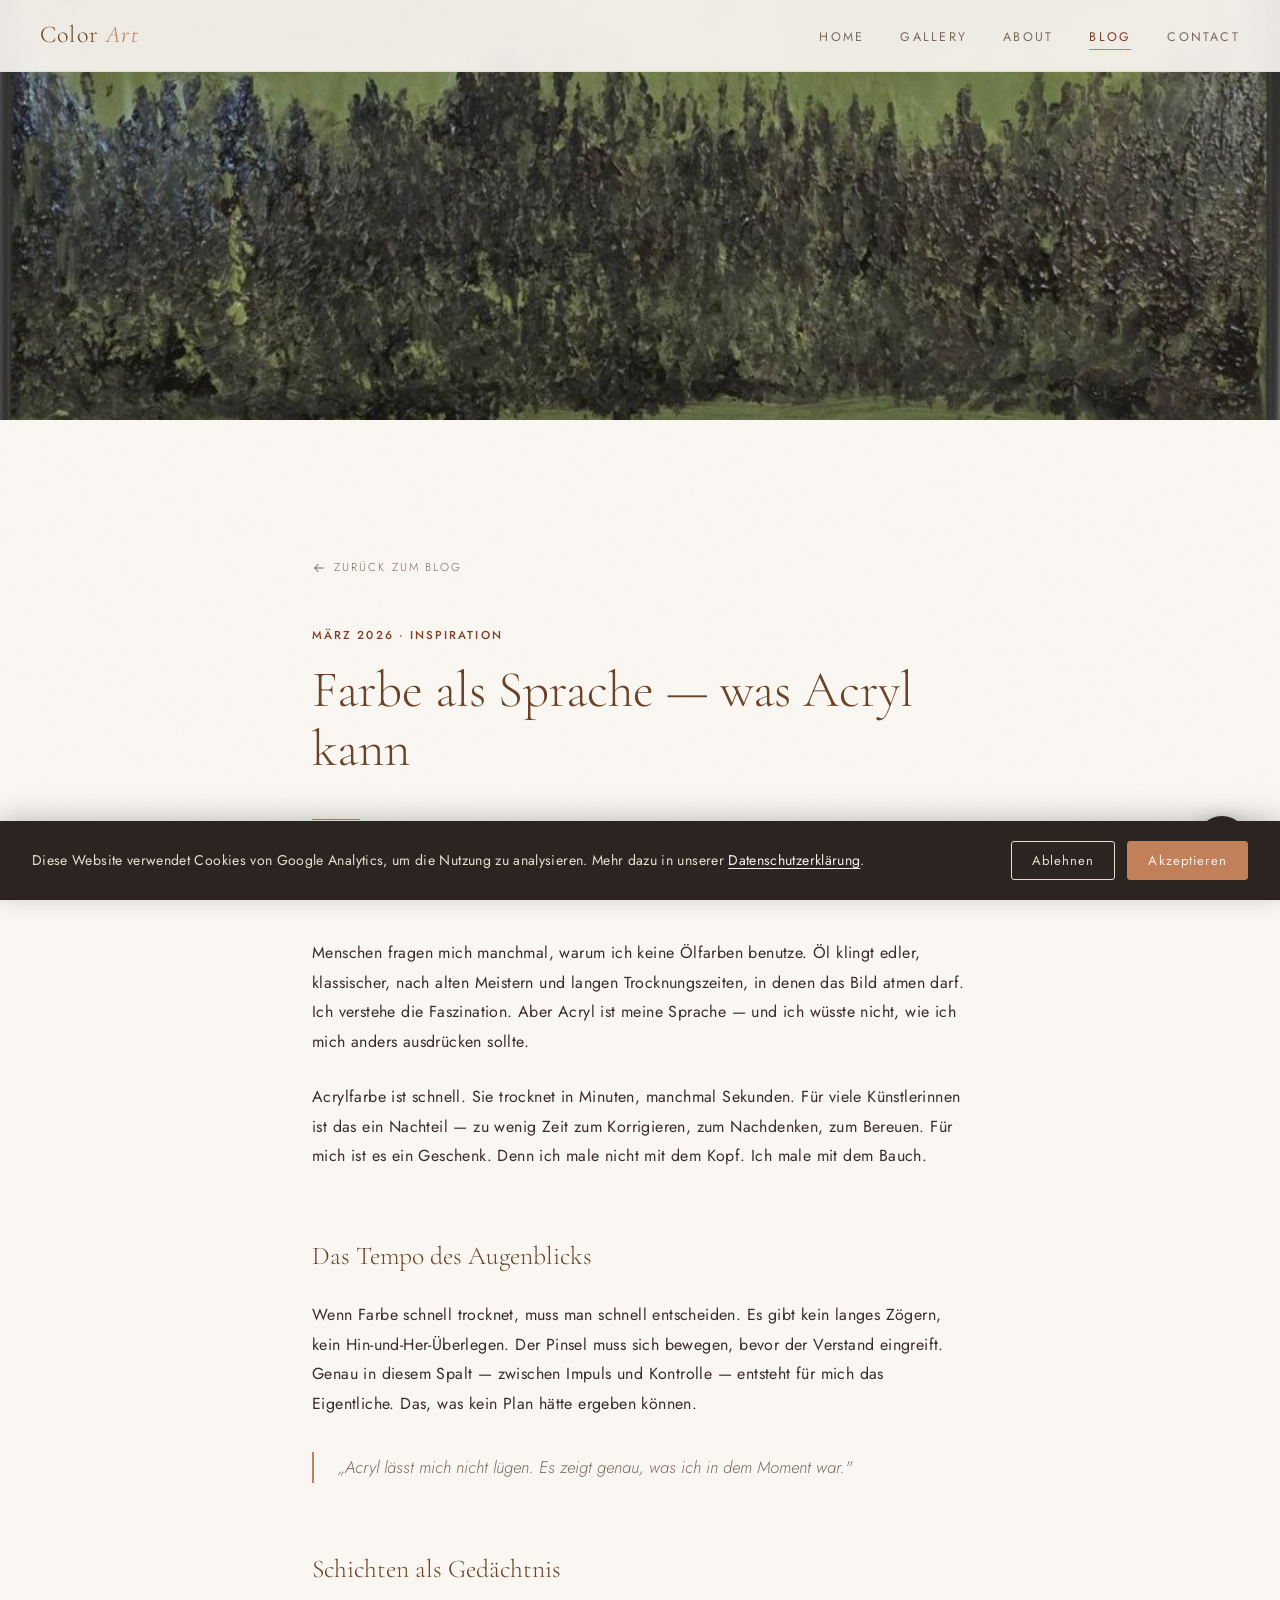
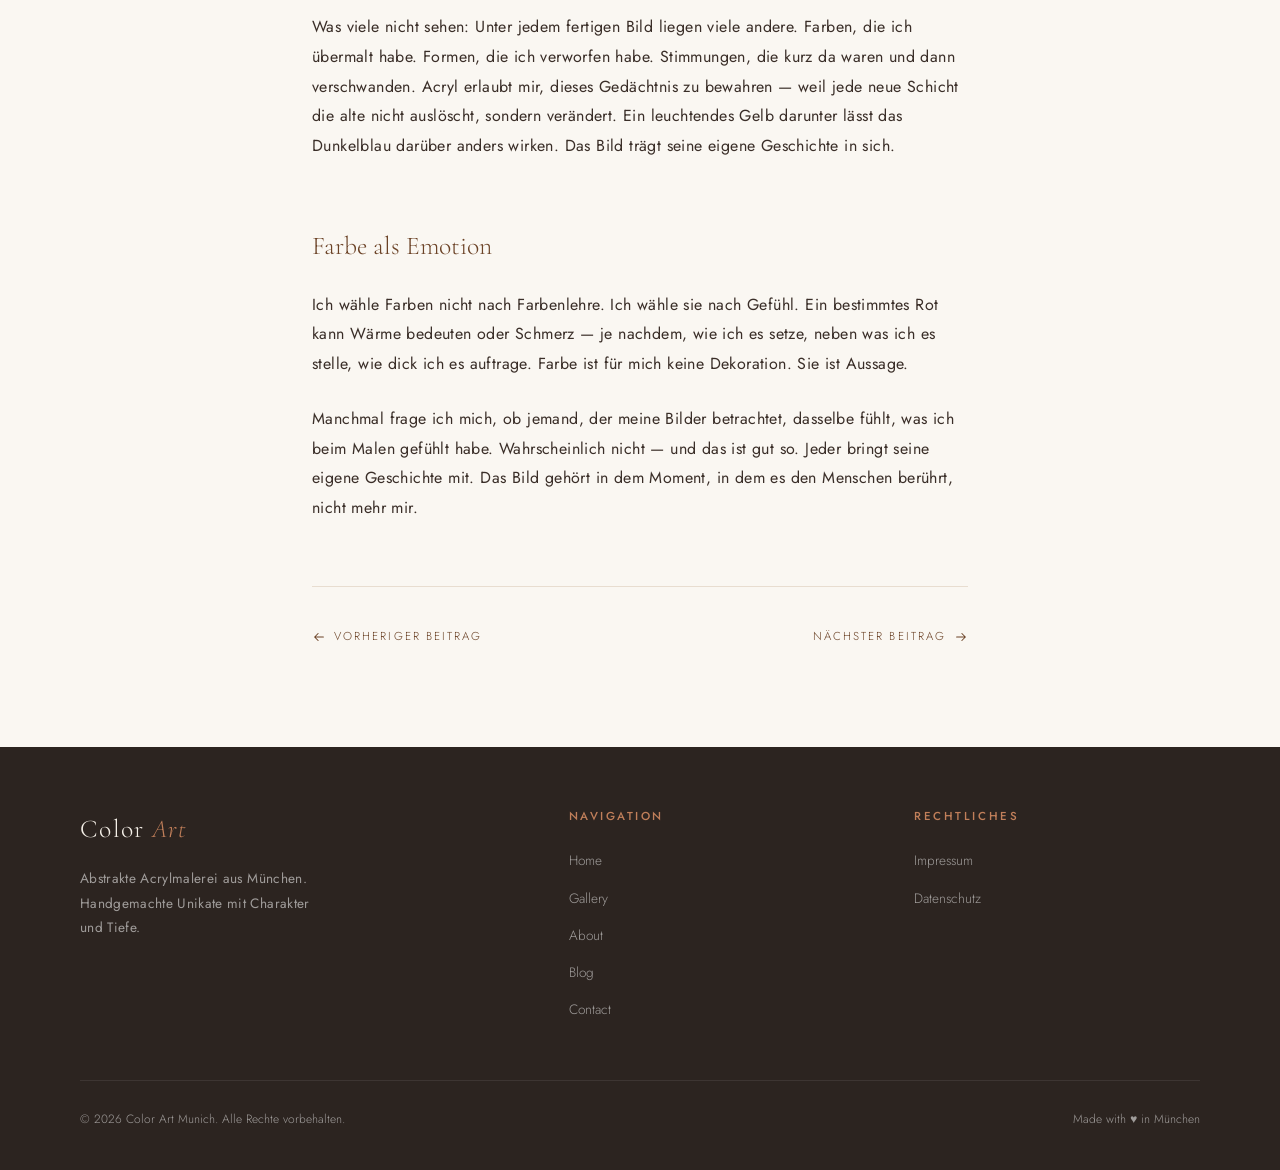
<file: blog-post-2.html>
<!DOCTYPE html>
<html lang="de">
<head>
  <meta charset="UTF-8" />
  <meta name="viewport" content="width=device-width, initial-scale=1.0" />
  <title>Farbe als Sprache — was Acryl kann — Color Art Munich</title>
  <meta name="description" content="Acrylfarbe ist schnell, ehrlich und unberechenbar. Warum sie das perfekte Medium für intuitive, abstrakte Kunst ist." />
  <meta name="author" content="Color Art Munich" />
  <meta name="robots" content="index, follow" />
  <link rel="canonical" href="https://www.colorartmuc.com/blog-post-2.html" />
  <meta property="og:type" content="article" />
  <meta property="og:title" content="Farbe als Sprache — was Acryl kann — Color Art Munich" />
  <meta property="og:description" content="Acrylfarbe ist schnell, ehrlich und unberechenbar. Warum sie das perfekte Medium für intuitive abstrakte Kunst ist." />
  <meta property="og:url" content="https://www.colorartmuc.com/blog-post-2.html" />
  <meta property="og:image" content="https://www.colorartmuc.com/images/paintings/0003.jpg" />
  <link rel="stylesheet" href="css/style.css" />
  <link rel="icon" type="image/png" href="images/favicon.png">
  <style>
    .blog-post-hero { width: 100%; height: 420px; overflow: hidden; position: relative; }
    .blog-post-hero img { width: 100%; height: 100%; object-fit: cover; object-position: center; }
    .blog-post-wrap { max-width: 720px; margin: 0 auto; padding: 64px 32px 100px; }
    .blog-post-back {
      display: inline-flex; align-items: center; gap: 8px;
      font-family: 'Jost', sans-serif; font-size: 0.72rem;
      letter-spacing: 0.18em; text-transform: uppercase;
      color: var(--text-light); text-decoration: none;
      margin-bottom: 48px; transition: color 0.2s;
    }
    .blog-post-back:hover { color: var(--terracotta); }
    .blog-post-meta { font-family: 'Jost', sans-serif; font-size: 0.72rem; letter-spacing: 0.18em; text-transform: uppercase; color: var(--terracotta); margin-bottom: 16px; }
    .blog-post-title { font-family: 'Cormorant Garamond', serif; font-size: clamp(2rem, 5vw, 3.2rem); font-weight: 300; color: var(--umber); line-height: 1.15; margin-bottom: 40px; }
    .blog-post-divider { width: 48px; height: 1px; background: var(--terracotta); margin-bottom: 40px; }
    .blog-post-body { font-family: 'Jost', sans-serif; font-size: 1rem; line-height: 1.85; color: var(--text); }
    .blog-post-body p { margin-bottom: 1.6em; }
    .blog-post-body h2 { font-family: 'Cormorant Garamond', serif; font-size: 1.6rem; font-weight: 300; color: var(--umber); margin: 2.4em 0 0.8em; }
    .blog-post-body blockquote { border-left: 2px solid var(--terracotta); margin: 2em 0; padding: 0 0 0 24px; font-style: italic; color: var(--text-light); font-size: 1.05rem; }
    .lang-toggle { display: flex; gap: 8px; margin-bottom: 48px; }
    .lang-btn { font-family: 'Jost', sans-serif; font-size: 0.7rem; letter-spacing: 0.15em; text-transform: uppercase; padding: 6px 14px; border: 1px solid var(--sand); background: none; color: var(--text-light); cursor: pointer; transition: all 0.2s; }
    .lang-btn.active { background: var(--umber); color: var(--cream); border-color: var(--umber); }
    .lang-content { display: none; }
    .lang-content.active { display: block; }
    .blog-post-footer { margin-top: 64px; padding-top: 40px; border-top: 1px solid var(--sand); display: flex; justify-content: space-between; align-items: center; flex-wrap: wrap; gap: 16px; }
    .blog-post-footer a { display: inline-flex; align-items: center; gap: 8px; font-family: 'Jost', sans-serif; font-size: 0.72rem; letter-spacing: 0.18em; text-transform: uppercase; color: var(--umber); text-decoration: none; transition: color 0.2s; }
    .blog-post-footer a:hover { color: var(--terracotta); }
    @media (max-width: 768px) { .blog-post-hero { height: 260px; } .blog-post-wrap { padding: 40px 24px 80px; } }
  </style>
</head>
<body>

  <nav>
    <a href="index.html" class="nav-logo">Color <span>Art</span></a>
    <ul class="nav-links" id="nav-links">
      <li><a href="index.html">Home</a></li>
      <li><a href="gallery.html">Gallery</a></li>
      <li><a href="about.html">About</a></li>
      <li><a href="blog.html" class="active">Blog</a></li>
      <li><a href="contact.html">Contact</a></li>
    </ul>
    <button class="nav-hamburger" id="hamburger" aria-label="Menu">
      <span></span><span></span><span></span>
    </button>
  </nav>

  <div class="blog-post-hero">
    <img src="images/paintings/0003.jpg" alt="Farbe als Sprache" />
  </div>

  <main>
    <div class="blog-post-wrap fade-in">

      <a href="blog.html" class="blog-post-back">
        <svg width="14" height="14" viewBox="0 0 16 16" fill="none">
          <path d="M13 8H3M7 4l-4 4 4 4" stroke="currentColor" stroke-width="1.2" stroke-linecap="round" stroke-linejoin="round"/>
        </svg>
        Zurück zum Blog
      </a>

      <div class="blog-post-meta">März 2026 · Inspiration</div>
      <h1 class="blog-post-title">Farbe als Sprache — was Acryl kann</h1>
      <div class="blog-post-divider"></div>

      <div class="lang-toggle">
        <button class="lang-btn active" data-lang="de" onclick="setLang('de')">DE</button>
        <button class="lang-btn" data-lang="en" onclick="setLang('en')">EN</button>
      </div>

      <!-- DEUTSCH -->
      <div class="lang-content active" id="content-de">
        <div class="blog-post-body">
          <p>Menschen fragen mich manchmal, warum ich keine Ölfarben benutze. Öl klingt edler, klassischer, nach alten Meistern und langen Trocknungszeiten, in denen das Bild atmen darf. Ich verstehe die Faszination. Aber Acryl ist meine Sprache — und ich wüsste nicht, wie ich mich anders ausdrücken sollte.</p>

          <p>Acrylfarbe ist schnell. Sie trocknet in Minuten, manchmal Sekunden. Für viele Künstlerinnen ist das ein Nachteil — zu wenig Zeit zum Korrigieren, zum Nachdenken, zum Bereuen. Für mich ist es ein Geschenk. Denn ich male nicht mit dem Kopf. Ich male mit dem Bauch.</p>

          <h2>Das Tempo des Augenblicks</h2>
          <p>Wenn Farbe schnell trocknet, muss man schnell entscheiden. Es gibt kein langes Zögern, kein Hin-und-Her-Überlegen. Der Pinsel muss sich bewegen, bevor der Verstand eingreift. Genau in diesem Spalt — zwischen Impuls und Kontrolle — entsteht für mich das Eigentliche. Das, was kein Plan hätte ergeben können.</p>

          <blockquote>„Acryl lässt mich nicht lügen. Es zeigt genau, was ich in dem Moment war."</blockquote>

          <h2>Schichten als Gedächtnis</h2>
          <p>Was viele nicht sehen: Unter jedem fertigen Bild liegen viele andere. Farben, die ich übermalt habe. Formen, die ich verworfen habe. Stimmungen, die kurz da waren und dann verschwanden. Acryl erlaubt mir, dieses Gedächtnis zu bewahren — weil jede neue Schicht die alte nicht auslöscht, sondern verändert. Ein leuchtendes Gelb darunter lässt das Dunkelblau darüber anders wirken. Das Bild trägt seine eigene Geschichte in sich.</p>

          <h2>Farbe als Emotion</h2>
          <p>Ich wähle Farben nicht nach Farbenlehre. Ich wähle sie nach Gefühl. Ein bestimmtes Rot kann Wärme bedeuten oder Schmerz — je nachdem, wie ich es setze, neben was ich es stelle, wie dick ich es auftrage. Farbe ist für mich keine Dekoration. Sie ist Aussage.</p>

          <p>Manchmal frage ich mich, ob jemand, der meine Bilder betrachtet, dasselbe fühlt, was ich beim Malen gefühlt habe. Wahrscheinlich nicht — und das ist gut so. Jeder bringt seine eigene Geschichte mit. Das Bild gehört in dem Moment, in dem es den Menschen berührt, nicht mehr mir.</p>
        </div>
      </div>

      <!-- ENGLISH -->
      <div class="lang-content" id="content-en">
        <div class="blog-post-body">
          <p>People sometimes ask me why I don't use oil paints. Oil sounds more distinguished, more classical — old masters and long drying times in which the painting is allowed to breathe. I understand the fascination. But acrylic is my language, and I wouldn't know how to express myself any other way.</p>

          <p>Acrylic paint is fast. It dries in minutes, sometimes seconds. For many artists that's a disadvantage — too little time to correct, to think, to reconsider. For me it's a gift. Because I don't paint with my head. I paint with my gut.</p>

          <h2>The pace of the moment</h2>
          <p>When paint dries fast, you have to decide fast. There's no long hesitation, no back-and-forth deliberation. The brush has to move before the mind intervenes. It's exactly in this gap — between impulse and control — that the real thing happens for me. The thing no plan could have produced.</p>

          <blockquote>"Acrylic doesn't let me lie. It shows exactly who I was in that moment."</blockquote>

          <h2>Layers as memory</h2>
          <p>What many people don't see: beneath every finished painting lie many others. Colours I painted over. Shapes I abandoned. Moods that were briefly there and then disappeared. Acrylic allows me to preserve this memory — because each new layer doesn't erase the old one, it transforms it. A bright yellow beneath makes the dark blue above feel different. The painting carries its own history within it.</p>

          <h2>Colour as emotion</h2>
          <p>I don't choose colours according to colour theory. I choose them by feeling. A particular red can mean warmth or pain — depending on how I place it, what I set it next to, how thickly I apply it. Colour for me is not decoration. It is statement.</p>

          <p>Sometimes I wonder whether someone looking at my paintings feels what I felt while painting them. Probably not — and that's a good thing. Everyone brings their own story. The moment a painting touches someone, it no longer belongs to me.</p>
        </div>
      </div>

      <div class="blog-post-footer">
        <a href="blog-post-1.html">
          <svg width="14" height="14" viewBox="0 0 16 16" fill="none">
            <path d="M13 8H3M7 4l-4 4 4 4" stroke="currentColor" stroke-width="1.2" stroke-linecap="round" stroke-linejoin="round"/>
          </svg>
          Vorheriger Beitrag
        </a>
        <a href="blog-post-3.html">
          Nächster Beitrag
          <svg width="14" height="14" viewBox="0 0 16 16" fill="none">
            <path d="M3 8h10M9 4l4 4-4 4" stroke="currentColor" stroke-width="1.2" stroke-linecap="round" stroke-linejoin="round"/>
          </svg>
        </a>
      </div>

    </div>
  </main>

  <footer>
    <div class="footer-inner">
      <div class="footer-brand">
        <a href="index.html" class="nav-logo">Color <span>Art</span></a>
        <p>Abstrakte Acrylmalerei aus München. Handgemachte Unikate mit Charakter und Tiefe.</p>
      </div>
      <div class="footer-col">
        <h4>Navigation</h4>
        <ul>
          <li><a href="index.html">Home</a></li>
          <li><a href="gallery.html">Gallery</a></li>
          <li><a href="about.html">About</a></li>
          <li><a href="blog.html">Blog</a></li>
          <li><a href="contact.html">Contact</a></li>
        </ul>
      </div>
      <div class="footer-col">
        <h4>Rechtliches</h4>
        <ul>
          <li><a href="impressum.html">Impressum</a></li>
          <li><a href="datenschutz.html">Datenschutz</a></li>
        </ul>
      </div>
    </div>
    <div class="footer-bottom">
      <span>© 2026 Color Art Munich. Alle Rechte vorbehalten.</span>
      <span>Made with ♥ in München</span>
    </div>
  </footer>

  <script src="js/main.js"></script>
  <script>
    function setLang(lang) {
      document.querySelectorAll('.lang-content').forEach(function(el) { el.classList.remove('active'); });
      document.querySelectorAll('.lang-btn').forEach(function(el) { el.classList.remove('active'); });
      document.getElementById('content-' + lang).classList.add('active');
      document.querySelector('[data-lang="' + lang + '"]').classList.add('active');
      localStorage.setItem('blog_lang', lang);
    }
    (function() {
      var saved = localStorage.getItem('blog_lang');
      if (saved && saved !== 'de') setLang(saved);
    })();
  </script>

  <a href="https://www.instagram.com/colorartmuc/" target="_blank" rel="noopener noreferrer" class="instagram-fab" aria-label="Instagram">
    <svg viewBox="0 0 24 24" fill="none" stroke="currentColor" stroke-width="1.6" stroke-linecap="round" stroke-linejoin="round">
      <rect x="2" y="2" width="20" height="20" rx="5" ry="5"/>
      <circle cx="12" cy="12" r="4"/>
      <circle cx="17.5" cy="6.5" r="0.8" fill="currentColor" stroke="none"/>
    </svg>
  </a>

  <!-- Google Analytics (only loads after cookie consent) -->
  <script>
    function loadGA() {
      if (document.getElementById("ga-script")) return;
      var s = document.createElement("script");
      s.id = "ga-script"; s.async = true;
      s.src = "https://www.googletagmanager.com/gtag/js?id=G-1E3LKK0V5W";
      document.head.appendChild(s);
      window.dataLayer = window.dataLayer || [];
      function gtag(){dataLayer.push(arguments);}
      window.gtag = gtag; gtag("js", new Date()); gtag("config", "G-1E3LKK0V5W");
    }
    (function() {
      var consent = localStorage.getItem("cookie_consent");
      if (consent === "accepted") loadGA();
      window.addEventListener("DOMContentLoaded", function() {
        var banner = document.getElementById("cookie-banner");
        if (!banner) return;
        if (!consent) setTimeout(function() { banner.classList.add("visible"); }, 800);
        document.getElementById("cookie-accept").addEventListener("click", function() {
          localStorage.setItem("cookie_consent", "accepted");
          banner.classList.remove("visible"); loadGA();
        });
        document.getElementById("cookie-decline").addEventListener("click", function() {
          localStorage.setItem("cookie_consent", "declined");
          banner.classList.remove("visible");
        });
      });
    })();
  </script>
  <div class="cookie-banner" id="cookie-banner">
    <p>Diese Website verwendet Cookies von Google Analytics, um die Nutzung zu analysieren. Mehr dazu in unserer <a href="datenschutz.html">Datenschutzerklärung</a>.</p>
    <div class="cookie-actions">
      <button class="cookie-btn cookie-btn-decline" id="cookie-decline">Ablehnen</button>
      <button class="cookie-btn cookie-btn-accept" id="cookie-accept">Akzeptieren</button>
    </div>
  </div>

</body>
</html>
</file>
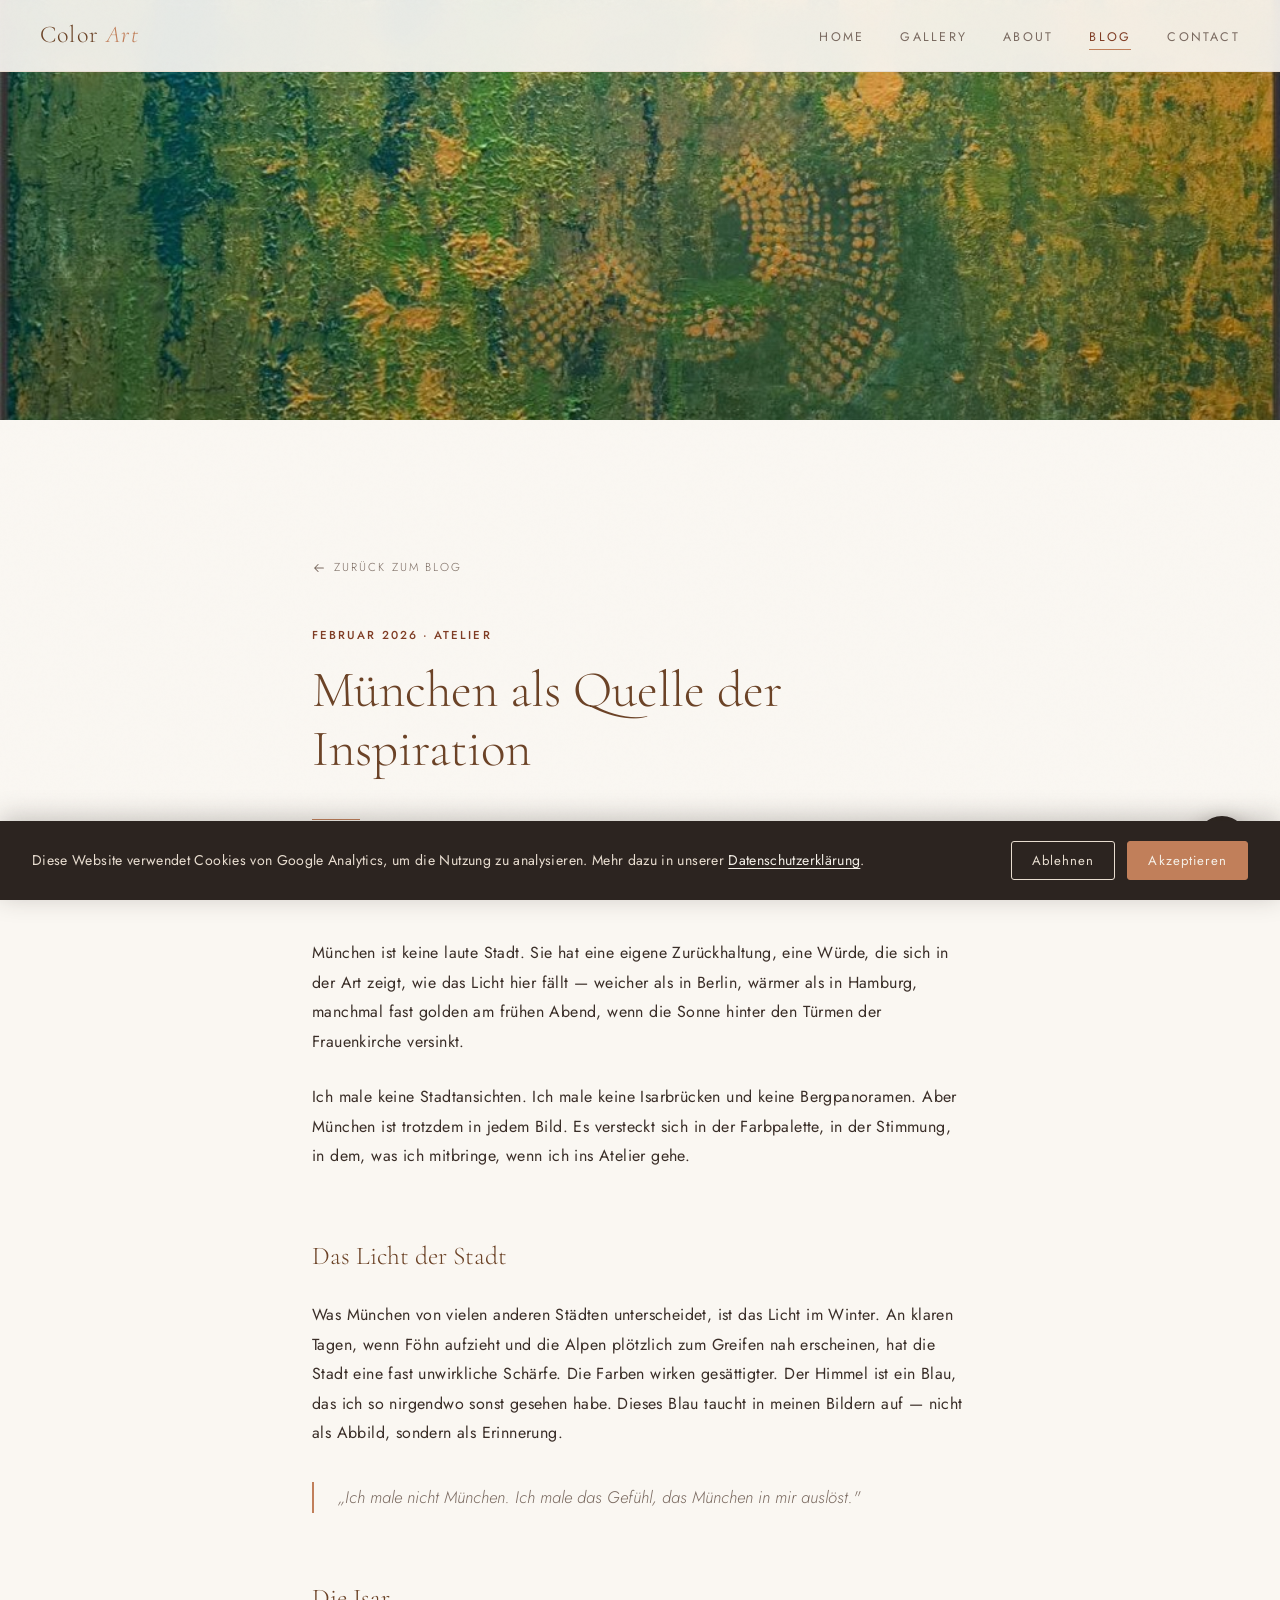
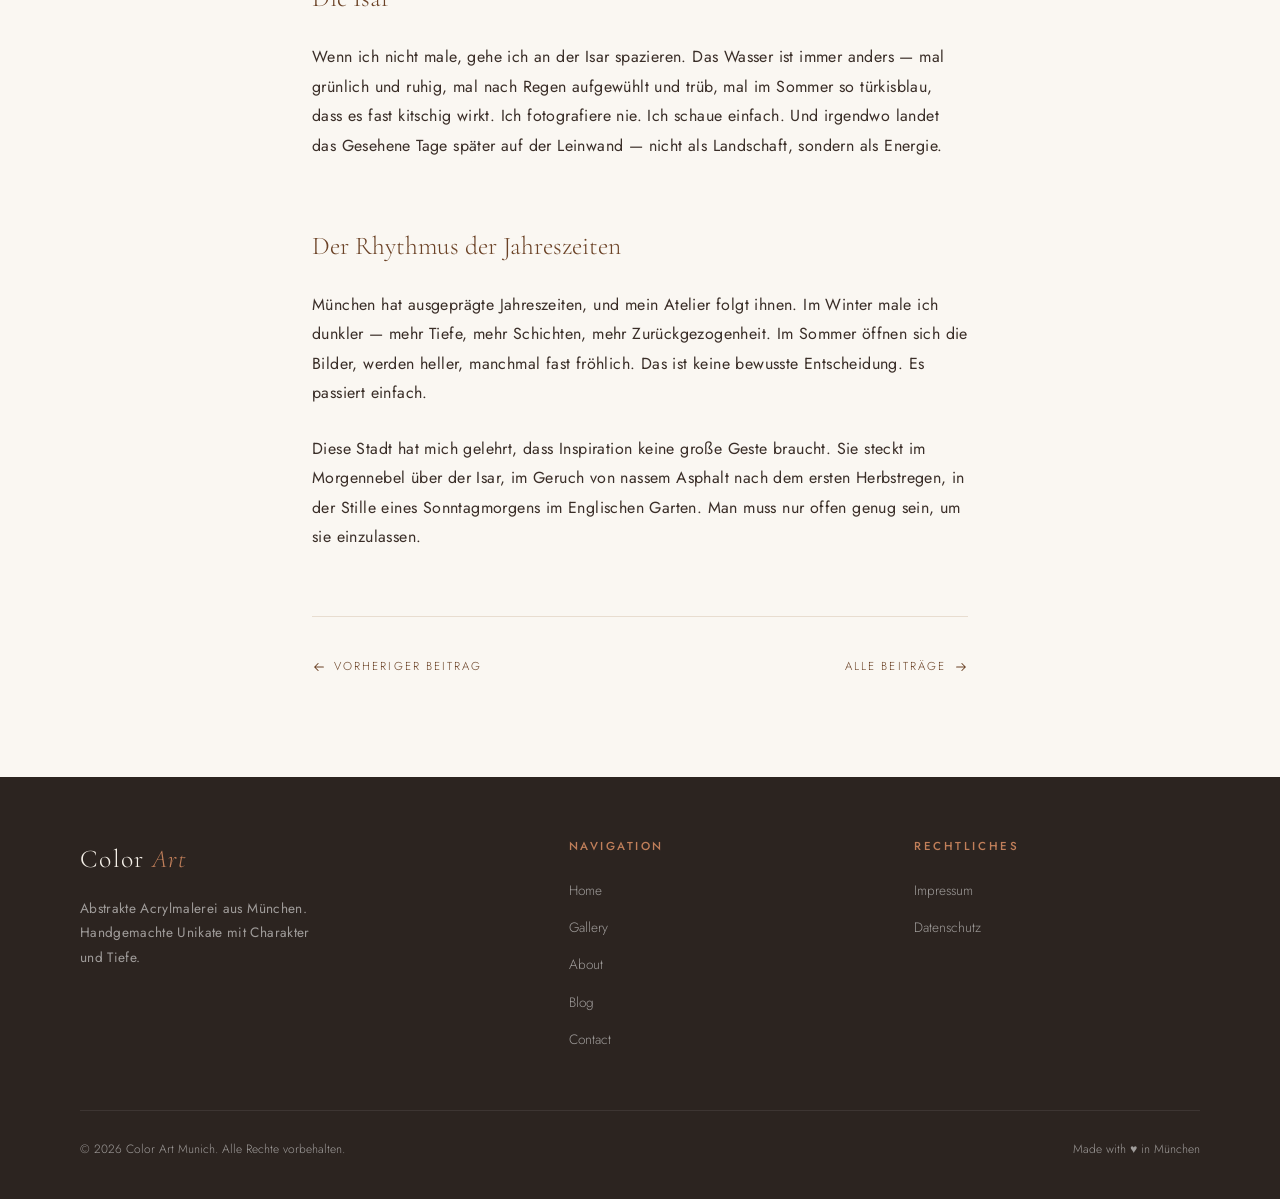
<file: blog-post-3.html>
<!DOCTYPE html>
<html lang="de">
<head>
  <meta charset="UTF-8" />
  <meta name="viewport" content="width=device-width, initial-scale=1.0" />
  <title>München als Quelle der Inspiration — Color Art Munich</title>
  <meta name="description" content="Von der Isar bis zu den Alpen — wie München als Stadt mit seinen Farben, Lichtstimmungen und Rhythmen in meine abstrakten Bilder einfließt." />
  <meta name="author" content="Color Art Munich" />
  <meta name="robots" content="index, follow" />
  <link rel="canonical" href="https://www.colorartmuc.com/blog-post-3.html" />
  <meta property="og:type" content="article" />
  <meta property="og:title" content="München als Quelle der Inspiration — Color Art Munich" />
  <meta property="og:description" content="Von der Isar bis zu den Alpen — wie München in meine abstrakten Bilder einfließt." />
  <meta property="og:url" content="https://www.colorartmuc.com/blog-post-3.html" />
  <meta property="og:image" content="https://www.colorartmuc.com/images/paintings/0008.jpg" />
  <link rel="stylesheet" href="css/style.css" />
  <link rel="icon" type="image/png" href="images/favicon.png">
  <style>
    .blog-post-hero { width: 100%; height: 420px; overflow: hidden; position: relative; }
    .blog-post-hero img { width: 100%; height: 100%; object-fit: cover; object-position: center; }
    .blog-post-wrap { max-width: 720px; margin: 0 auto; padding: 64px 32px 100px; }
    .blog-post-back { display: inline-flex; align-items: center; gap: 8px; font-family: 'Jost', sans-serif; font-size: 0.72rem; letter-spacing: 0.18em; text-transform: uppercase; color: var(--text-light); text-decoration: none; margin-bottom: 48px; transition: color 0.2s; }
    .blog-post-back:hover { color: var(--terracotta); }
    .blog-post-meta { font-family: 'Jost', sans-serif; font-size: 0.72rem; letter-spacing: 0.18em; text-transform: uppercase; color: var(--terracotta); margin-bottom: 16px; }
    .blog-post-title { font-family: 'Cormorant Garamond', serif; font-size: clamp(2rem, 5vw, 3.2rem); font-weight: 300; color: var(--umber); line-height: 1.15; margin-bottom: 40px; }
    .blog-post-divider { width: 48px; height: 1px; background: var(--terracotta); margin-bottom: 40px; }
    .blog-post-body { font-family: 'Jost', sans-serif; font-size: 1rem; line-height: 1.85; color: var(--text); }
    .blog-post-body p { margin-bottom: 1.6em; }
    .blog-post-body h2 { font-family: 'Cormorant Garamond', serif; font-size: 1.6rem; font-weight: 300; color: var(--umber); margin: 2.4em 0 0.8em; }
    .blog-post-body blockquote { border-left: 2px solid var(--terracotta); margin: 2em 0; padding: 0 0 0 24px; font-style: italic; color: var(--text-light); font-size: 1.05rem; }
    .lang-toggle { display: flex; gap: 8px; margin-bottom: 48px; }
    .lang-btn { font-family: 'Jost', sans-serif; font-size: 0.7rem; letter-spacing: 0.15em; text-transform: uppercase; padding: 6px 14px; border: 1px solid var(--sand); background: none; color: var(--text-light); cursor: pointer; transition: all 0.2s; }
    .lang-btn.active { background: var(--umber); color: var(--cream); border-color: var(--umber); }
    .lang-content { display: none; }
    .lang-content.active { display: block; }
    .blog-post-footer { margin-top: 64px; padding-top: 40px; border-top: 1px solid var(--sand); display: flex; justify-content: space-between; align-items: center; flex-wrap: wrap; gap: 16px; }
    .blog-post-footer a { display: inline-flex; align-items: center; gap: 8px; font-family: 'Jost', sans-serif; font-size: 0.72rem; letter-spacing: 0.18em; text-transform: uppercase; color: var(--umber); text-decoration: none; transition: color 0.2s; }
    .blog-post-footer a:hover { color: var(--terracotta); }
    @media (max-width: 768px) { .blog-post-hero { height: 260px; } .blog-post-wrap { padding: 40px 24px 80px; } }
  </style>
</head>
<body>

  <nav>
    <a href="index.html" class="nav-logo">Color <span>Art</span></a>
    <ul class="nav-links" id="nav-links">
      <li><a href="index.html">Home</a></li>
      <li><a href="gallery.html">Gallery</a></li>
      <li><a href="about.html">About</a></li>
      <li><a href="blog.html" class="active">Blog</a></li>
      <li><a href="contact.html">Contact</a></li>
    </ul>
    <button class="nav-hamburger" id="hamburger" aria-label="Menu">
      <span></span><span></span><span></span>
    </button>
  </nav>

  <div class="blog-post-hero">
    <img src="images/paintings/0008.jpg" alt="München als Inspiration" />
  </div>

  <main>
    <div class="blog-post-wrap fade-in">

      <a href="blog.html" class="blog-post-back">
        <svg width="14" height="14" viewBox="0 0 16 16" fill="none">
          <path d="M13 8H3M7 4l-4 4 4 4" stroke="currentColor" stroke-width="1.2" stroke-linecap="round" stroke-linejoin="round"/>
        </svg>
        Zurück zum Blog
      </a>

      <div class="blog-post-meta">Februar 2026 · Atelier</div>
      <h1 class="blog-post-title">München als Quelle der Inspiration</h1>
      <div class="blog-post-divider"></div>

      <div class="lang-toggle">
        <button class="lang-btn active" data-lang="de" onclick="setLang('de')">DE</button>
        <button class="lang-btn" data-lang="en" onclick="setLang('en')">EN</button>
      </div>

      <!-- DEUTSCH -->
      <div class="lang-content active" id="content-de">
        <div class="blog-post-body">
          <p>München ist keine laute Stadt. Sie hat eine eigene Zurückhaltung, eine Würde, die sich in der Art zeigt, wie das Licht hier fällt — weicher als in Berlin, wärmer als in Hamburg, manchmal fast golden am frühen Abend, wenn die Sonne hinter den Türmen der Frauenkirche versinkt.</p>

          <p>Ich male keine Stadtansichten. Ich male keine Isarbrücken und keine Bergpanoramen. Aber München ist trotzdem in jedem Bild. Es versteckt sich in der Farbpalette, in der Stimmung, in dem, was ich mitbringe, wenn ich ins Atelier gehe.</p>

          <h2>Das Licht der Stadt</h2>
          <p>Was München von vielen anderen Städten unterscheidet, ist das Licht im Winter. An klaren Tagen, wenn Föhn aufzieht und die Alpen plötzlich zum Greifen nah erscheinen, hat die Stadt eine fast unwirkliche Schärfe. Die Farben wirken gesättigter. Der Himmel ist ein Blau, das ich so nirgendwo sonst gesehen habe. Dieses Blau taucht in meinen Bildern auf — nicht als Abbild, sondern als Erinnerung.</p>

          <blockquote>„Ich male nicht München. Ich male das Gefühl, das München in mir auslöst."</blockquote>

          <h2>Die Isar</h2>
          <p>Wenn ich nicht male, gehe ich an der Isar spazieren. Das Wasser ist immer anders — mal grünlich und ruhig, mal nach Regen aufgewühlt und trüb, mal im Sommer so türkisblau, dass es fast kitschig wirkt. Ich fotografiere nie. Ich schaue einfach. Und irgendwo landet das Gesehene Tage später auf der Leinwand — nicht als Landschaft, sondern als Energie.</p>

          <h2>Der Rhythmus der Jahreszeiten</h2>
          <p>München hat ausgeprägte Jahreszeiten, und mein Atelier folgt ihnen. Im Winter male ich dunkler — mehr Tiefe, mehr Schichten, mehr Zurückgezogenheit. Im Sommer öffnen sich die Bilder, werden heller, manchmal fast fröhlich. Das ist keine bewusste Entscheidung. Es passiert einfach.</p>

          <p>Diese Stadt hat mich gelehrt, dass Inspiration keine große Geste braucht. Sie steckt im Morgennebel über der Isar, im Geruch von nassem Asphalt nach dem ersten Herbstregen, in der Stille eines Sonntagmorgens im Englischen Garten. Man muss nur offen genug sein, um sie einzulassen.</p>
        </div>
      </div>

      <!-- ENGLISH -->
      <div class="lang-content" id="content-en">
        <div class="blog-post-body">
          <p>Munich is not a loud city. It has its own restraint, a dignity that shows itself in the way light falls here — softer than in Berlin, warmer than in Hamburg, sometimes almost golden in the early evening when the sun sinks behind the towers of the Frauenkirche.</p>

          <p>I don't paint cityscapes. I don't paint Isar bridges or mountain panoramas. But Munich is in every painting regardless. It hides in the colour palette, in the mood, in what I bring with me when I walk into the studio.</p>

          <h2>The light of the city</h2>
          <p>What sets Munich apart from many other cities is the winter light. On clear days when the Föhn wind comes in and the Alps suddenly seem close enough to touch, the city has an almost unreal sharpness. Colours appear more saturated. The sky is a blue I've never seen anywhere else. That blue shows up in my paintings — not as a depiction, but as a memory.</p>

          <blockquote>"I don't paint Munich. I paint the feeling that Munich stirs in me."</blockquote>

          <h2>The Isar</h2>
          <p>When I'm not painting, I walk along the Isar. The water is always different — sometimes greenish and calm, sometimes churned up and murky after rain, sometimes in summer so turquoise it almost seems kitsch. I never photograph it. I simply look. And somehow, days later, what I saw lands on the canvas — not as landscape, but as energy.</p>

          <h2>The rhythm of the seasons</h2>
          <p>Munich has distinct seasons, and my studio follows them. In winter I paint darker — more depth, more layers, more withdrawal. In summer the paintings open up, become lighter, sometimes almost joyful. That's not a conscious decision. It just happens.</p>

          <p>This city has taught me that inspiration needs no grand gesture. It lives in the morning mist over the Isar, in the smell of wet asphalt after the first autumn rain, in the silence of a Sunday morning in the English Garden. You just have to be open enough to let it in.</p>
        </div>
      </div>

      <div class="blog-post-footer">
        <a href="blog-post-2.html">
          <svg width="14" height="14" viewBox="0 0 16 16" fill="none">
            <path d="M13 8H3M7 4l-4 4 4 4" stroke="currentColor" stroke-width="1.2" stroke-linecap="round" stroke-linejoin="round"/>
          </svg>
          Vorheriger Beitrag
        </a>
        <a href="blog.html">
          Alle Beiträge
          <svg width="14" height="14" viewBox="0 0 16 16" fill="none">
            <path d="M3 8h10M9 4l4 4-4 4" stroke="currentColor" stroke-width="1.2" stroke-linecap="round" stroke-linejoin="round"/>
          </svg>
        </a>
      </div>

    </div>
  </main>

  <footer>
    <div class="footer-inner">
      <div class="footer-brand">
        <a href="index.html" class="nav-logo">Color <span>Art</span></a>
        <p>Abstrakte Acrylmalerei aus München. Handgemachte Unikate mit Charakter und Tiefe.</p>
      </div>
      <div class="footer-col">
        <h4>Navigation</h4>
        <ul>
          <li><a href="index.html">Home</a></li>
          <li><a href="gallery.html">Gallery</a></li>
          <li><a href="about.html">About</a></li>
          <li><a href="blog.html">Blog</a></li>
          <li><a href="contact.html">Contact</a></li>
        </ul>
      </div>
      <div class="footer-col">
        <h4>Rechtliches</h4>
        <ul>
          <li><a href="impressum.html">Impressum</a></li>
          <li><a href="datenschutz.html">Datenschutz</a></li>
        </ul>
      </div>
    </div>
    <div class="footer-bottom">
      <span>© 2026 Color Art Munich. Alle Rechte vorbehalten.</span>
      <span>Made with ♥ in München</span>
    </div>
  </footer>

  <script src="js/main.js"></script>
  <script>
    function setLang(lang) {
      document.querySelectorAll('.lang-content').forEach(function(el) { el.classList.remove('active'); });
      document.querySelectorAll('.lang-btn').forEach(function(el) { el.classList.remove('active'); });
      document.getElementById('content-' + lang).classList.add('active');
      document.querySelector('[data-lang="' + lang + '"]').classList.add('active');
      localStorage.setItem('blog_lang', lang);
    }
    (function() {
      var saved = localStorage.getItem('blog_lang');
      if (saved && saved !== 'de') setLang(saved);
    })();
  </script>

  <a href="https://www.instagram.com/colorartmuc/" target="_blank" rel="noopener noreferrer" class="instagram-fab" aria-label="Instagram">
    <svg viewBox="0 0 24 24" fill="none" stroke="currentColor" stroke-width="1.6" stroke-linecap="round" stroke-linejoin="round">
      <rect x="2" y="2" width="20" height="20" rx="5" ry="5"/>
      <circle cx="12" cy="12" r="4"/>
      <circle cx="17.5" cy="6.5" r="0.8" fill="currentColor" stroke="none"/>
    </svg>
  </a>

  <!-- Google Analytics (only loads after cookie consent) -->
  <script>
    function loadGA() {
      if (document.getElementById("ga-script")) return;
      var s = document.createElement("script");
      s.id = "ga-script"; s.async = true;
      s.src = "https://www.googletagmanager.com/gtag/js?id=G-1E3LKK0V5W";
      document.head.appendChild(s);
      window.dataLayer = window.dataLayer || [];
      function gtag(){dataLayer.push(arguments);}
      window.gtag = gtag; gtag("js", new Date()); gtag("config", "G-1E3LKK0V5W");
    }
    (function() {
      var consent = localStorage.getItem("cookie_consent");
      if (consent === "accepted") loadGA();
      window.addEventListener("DOMContentLoaded", function() {
        var banner = document.getElementById("cookie-banner");
        if (!banner) return;
        if (!consent) setTimeout(function() { banner.classList.add("visible"); }, 800);
        document.getElementById("cookie-accept").addEventListener("click", function() {
          localStorage.setItem("cookie_consent", "accepted");
          banner.classList.remove("visible"); loadGA();
        });
        document.getElementById("cookie-decline").addEventListener("click", function() {
          localStorage.setItem("cookie_consent", "declined");
          banner.classList.remove("visible");
        });
      });
    })();
  </script>
  <div class="cookie-banner" id="cookie-banner">
    <p>Diese Website verwendet Cookies von Google Analytics, um die Nutzung zu analysieren. Mehr dazu in unserer <a href="datenschutz.html">Datenschutzerklärung</a>.</p>
    <div class="cookie-actions">
      <button class="cookie-btn cookie-btn-decline" id="cookie-decline">Ablehnen</button>
      <button class="cookie-btn cookie-btn-accept" id="cookie-accept">Akzeptieren</button>
    </div>
  </div>

</body>
</html>
</file>
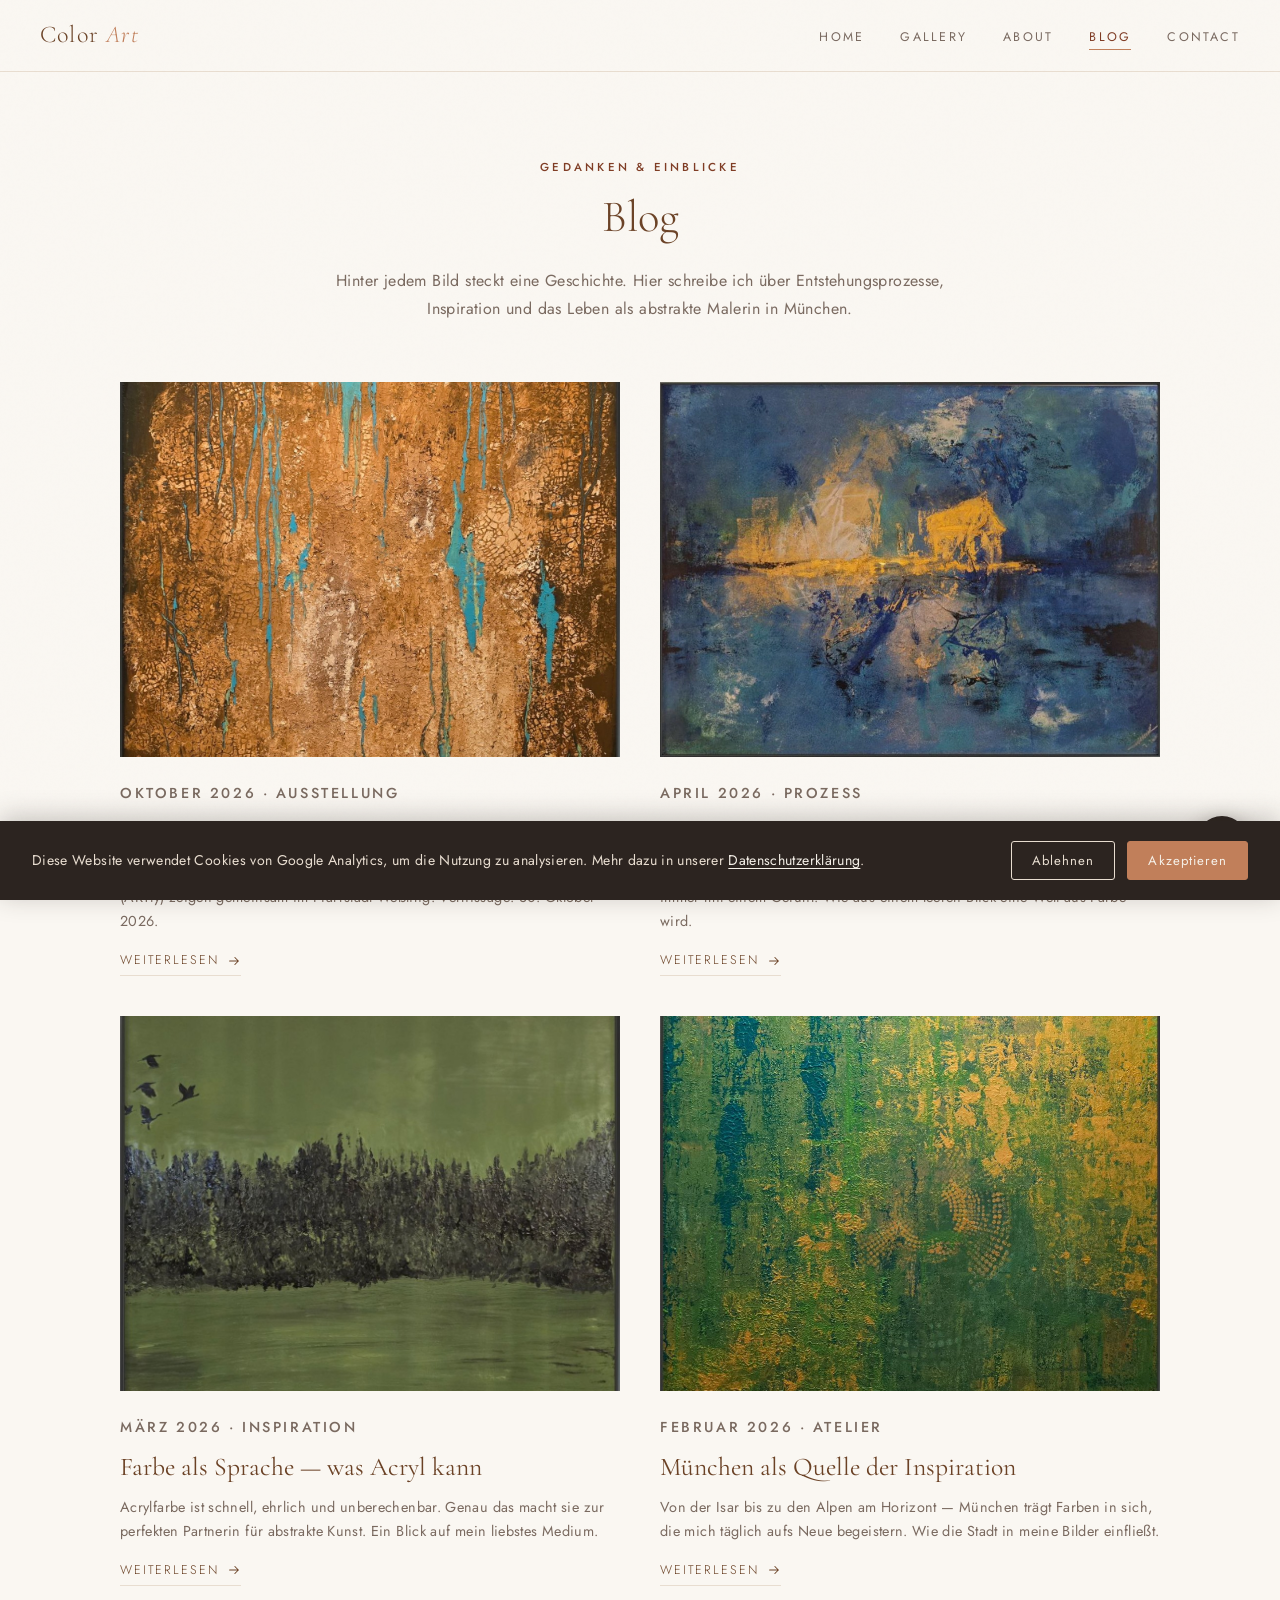
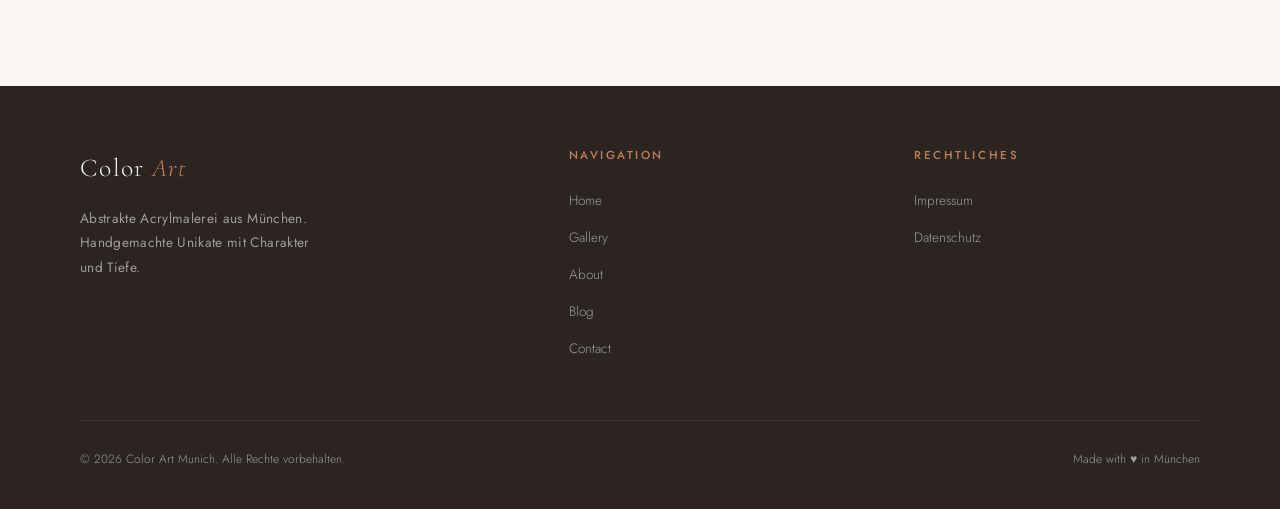
<file: blog.html>
<!DOCTYPE html>
<html lang="de">
<head>
  <meta charset="UTF-8" />
  <meta name="viewport" content="width=device-width, initial-scale=1.0" />
  <title>Blog — Color Art Munich</title>
  <meta name="description" content="Gedanken, Inspiration und Einblicke aus dem Atelier von Color Art Munich." />
  <link rel="stylesheet" href="css/style.css" />
  <link rel="icon" type="image/png" href="images/favicon.png">
</head>
<body>

  <nav>
    <a href="index.html" class="nav-logo">Color <span>Art</span></a>
    <ul class="nav-links" id="nav-links">
      <li><a href="index.html">Home</a></li>
      <li><a href="gallery.html">Gallery</a></li>
      <li><a href="about.html">About</a></li>
      <li><a href="blog.html" class="active">Blog</a></li>
      <li><a href="contact.html">Contact</a></li>
    </ul>
    <button class="nav-hamburger" id="hamburger" aria-label="Menu">
      <span></span><span></span><span></span>
    </button>
  </nav>

  <main>

    <div class="blog-intro fade-in">
      <span class="section-label">Gedanken & Einblicke</span>
      <h1 class="section-title">Blog</h1>
      <p>Hinter jedem Bild steckt eine Geschichte. Hier schreibe ich über Entstehungsprozesse, Inspiration und das Leben als abstrakte Malerin in München.</p>
    </div>

    <div class="blog-grid">

      <article class="blog-card fade-in">
        <div class="blog-card-image">
          <img src="images/paintings/0087.jpg" alt="GRENZENLOS — Ausstellung Oktober 2026" loading="lazy" /></div>
        <p class="blog-card-meta">Oktober 2026 · Ausstellung</p>
        <h2>GRENZENLOS — Farbe trifft Form</h2>
        <p>Malerei trifft Skulptur: Alexandra Wedl (ColorArtMuc) und Andreas Heinrich (ARTty) zeigen gemeinsam im Pfarrstadl Weßling. Vernissage: 30. Oktober 2026.</p>
        <a href="blog/blog-post-4.html" class="blog-read-more">
          Weiterlesen
          <svg width="14" height="14" viewBox="0 0 16 16" fill="none">
            <path d="M3 8h10M9 4l4 4-4 4" stroke="currentColor" stroke-width="1.2" stroke-linecap="round" stroke-linejoin="round"/>
          </svg>
        </a>
      </article>

      <article class="blog-card fade-in">
        <div class="blog-card-image">
          <img src="images/paintings/0049.jpg" alt="Wie ein Bild entsteht" loading="lazy" />
        </div>
        <p class="blog-card-meta">April 2026 · Prozess</p>
        <h2>Wie ein abstraktes Bild entsteht</h2>
        <p>Kein Skizzenbuch, kein festgelegter Plan — abstrakte Malerei beginnt für mich immer mit einem Gefühl. Wie aus einem leeren Blick eine Welt aus Farbe wird.</p>
        <a href="blog/blog-post-1.html" class="blog-read-more">
          Weiterlesen
          <svg width="14" height="14" viewBox="0 0 16 16" fill="none">
            <path d="M3 8h10M9 4l4 4-4 4" stroke="currentColor" stroke-width="1.2" stroke-linecap="round" stroke-linejoin="round"/>
          </svg>
        </a>
      </article>

      <article class="blog-card fade-in">
        <div class="blog-card-image">
          <img src="images/paintings/0003.jpg" alt="Farbe als Sprache" loading="lazy" />
        </div>
        <p class="blog-card-meta">März 2026 · Inspiration</p>
        <h2>Farbe als Sprache — was Acryl kann</h2>
        <p>Acrylfarbe ist schnell, ehrlich und unberechenbar. Genau das macht sie zur perfekten Partnerin für abstrakte Kunst. Ein Blick auf mein liebstes Medium.</p>
        <a href="blog/blog-post-2.html" class="blog-read-more">
          Weiterlesen
          <svg width="14" height="14" viewBox="0 0 16 16" fill="none">
            <path d="M3 8h10M9 4l4 4-4 4" stroke="currentColor" stroke-width="1.2" stroke-linecap="round" stroke-linejoin="round"/>
          </svg>
        </a>
      </article>

      <article class="blog-card fade-in">
        <div class="blog-card-image">
          <img src="images/paintings/0008.jpg" alt="München als Inspiration" loading="lazy" />
        </div>
        <p class="blog-card-meta">Februar 2026 · Atelier</p>
        <h2>München als Quelle der Inspiration</h2>
        <p>Von der Isar bis zu den Alpen am Horizont — München trägt Farben in sich, die mich täglich aufs Neue begeistern. Wie die Stadt in meine Bilder einfließt.</p>
        <a href="blog/blog-post-3.html" class="blog-read-more">
          Weiterlesen
          <svg width="14" height="14" viewBox="0 0 16 16" fill="none">
            <path d="M3 8h10M9 4l4 4-4 4" stroke="currentColor" stroke-width="1.2" stroke-linecap="round" stroke-linejoin="round"/>
          </svg>
        </a>
      </article>

    </div>

    <!-- CTA to add more posts 
    <div style="text-align:center; padding: 0 40px 80px; color: var(--text-light); font-size:0.85rem;">
      <p>💡 <em>Tipp: Blog-Einträge sind einfache HTML-Dateien. Fügen Sie neue Artikel hinzu, indem Sie einen neuen &lt;article&gt; Block kopieren.</em></p>
    </div>
    -->

  </main>

  <footer>
    <div class="footer-inner">
      <div class="footer-brand">
        <a href="index.html" class="nav-logo">Color <span>Art</span></a>
        <p>Abstrakte Acrylmalerei aus München. Handgemachte Unikate mit Charakter und Tiefe.</p>
      </div>
      <div class="footer-col">
        <h4>Navigation</h4>
        <ul>
          <li><a href="index.html">Home</a></li>
          <li><a href="gallery.html">Gallery</a></li>
          <li><a href="about.html">About</a></li>
          <li><a href="blog.html">Blog</a></li>
          <li><a href="contact.html">Contact</a></li>
        </ul>
      </div>
      <div class="footer-col">
        <h4>Rechtliches</h4>
        <ul>
          <li><a href="impressum.html">Impressum</a></li>
          <li><a href="datenschutz.html">Datenschutz</a></li>
        </ul>
      </div>
    </div>
    <div class="footer-bottom">
      <span>© 2026 Color Art Munich. Alle Rechte vorbehalten.</span>
      <span>Made with ♥ in München</span>
    </div>
  </footer>

  <script src="js/main.js"></script>
  <a href="https://www.instagram.com/colorartmuc/" target="_blank" rel="noopener noreferrer" class="instagram-fab" aria-label="Instagram">
    <svg viewBox="0 0 24 24" fill="none" stroke="currentColor" stroke-width="1.6" stroke-linecap="round" stroke-linejoin="round">
      <rect x="2" y="2" width="20" height="20" rx="5" ry="5"/>
      <circle cx="12" cy="12" r="4"/>
      <circle cx="17.5" cy="6.5" r="0.8" fill="currentColor" stroke="none"/>
    </svg>
  </a>

  <!-- Google Analytics (only loads after cookie consent) -->
  <script>
    function loadGA() {
      if (document.getElementById("ga-script")) return;
      var s = document.createElement("script");
      s.id = "ga-script";
      s.async = true;
      s.src = "https://www.googletagmanager.com/gtag/js?id=G-1E3LKK0V5W";
      document.head.appendChild(s);
      window.dataLayer = window.dataLayer || [];
      function gtag(){dataLayer.push(arguments);}
      window.gtag = gtag;
      gtag("js", new Date());
      gtag("config", "G-1E3LKK0V5W");
    }
    (function() {
      var consent = localStorage.getItem("cookie_consent");
      if (consent === "accepted") loadGA();
      window.addEventListener("DOMContentLoaded", function() {
        var banner = document.getElementById("cookie-banner");
        if (!banner) return;
        if (!consent) {
          setTimeout(function() { banner.classList.add("visible"); }, 800);
        }
        document.getElementById("cookie-accept").addEventListener("click", function() {
          localStorage.setItem("cookie_consent", "accepted");
          banner.classList.remove("visible");
          loadGA();
        });
        document.getElementById("cookie-decline").addEventListener("click", function() {
          localStorage.setItem("cookie_consent", "declined");
          banner.classList.remove("visible");
        });
      });
    })();
  </script>

  <div class="cookie-banner" id="cookie-banner">
    <p>Diese Website verwendet Cookies von Google Analytics, um die Nutzung zu analysieren. Mehr dazu in unserer <a href="datenschutz.html">Datenschutzerklärung</a>.</p>
    <div class="cookie-actions">
      <button class="cookie-btn cookie-btn-decline" id="cookie-decline">Ablehnen</button>
      <button class="cookie-btn cookie-btn-accept" id="cookie-accept">Akzeptieren</button>
    </div>
  </div>

</body>
</html>
</file>
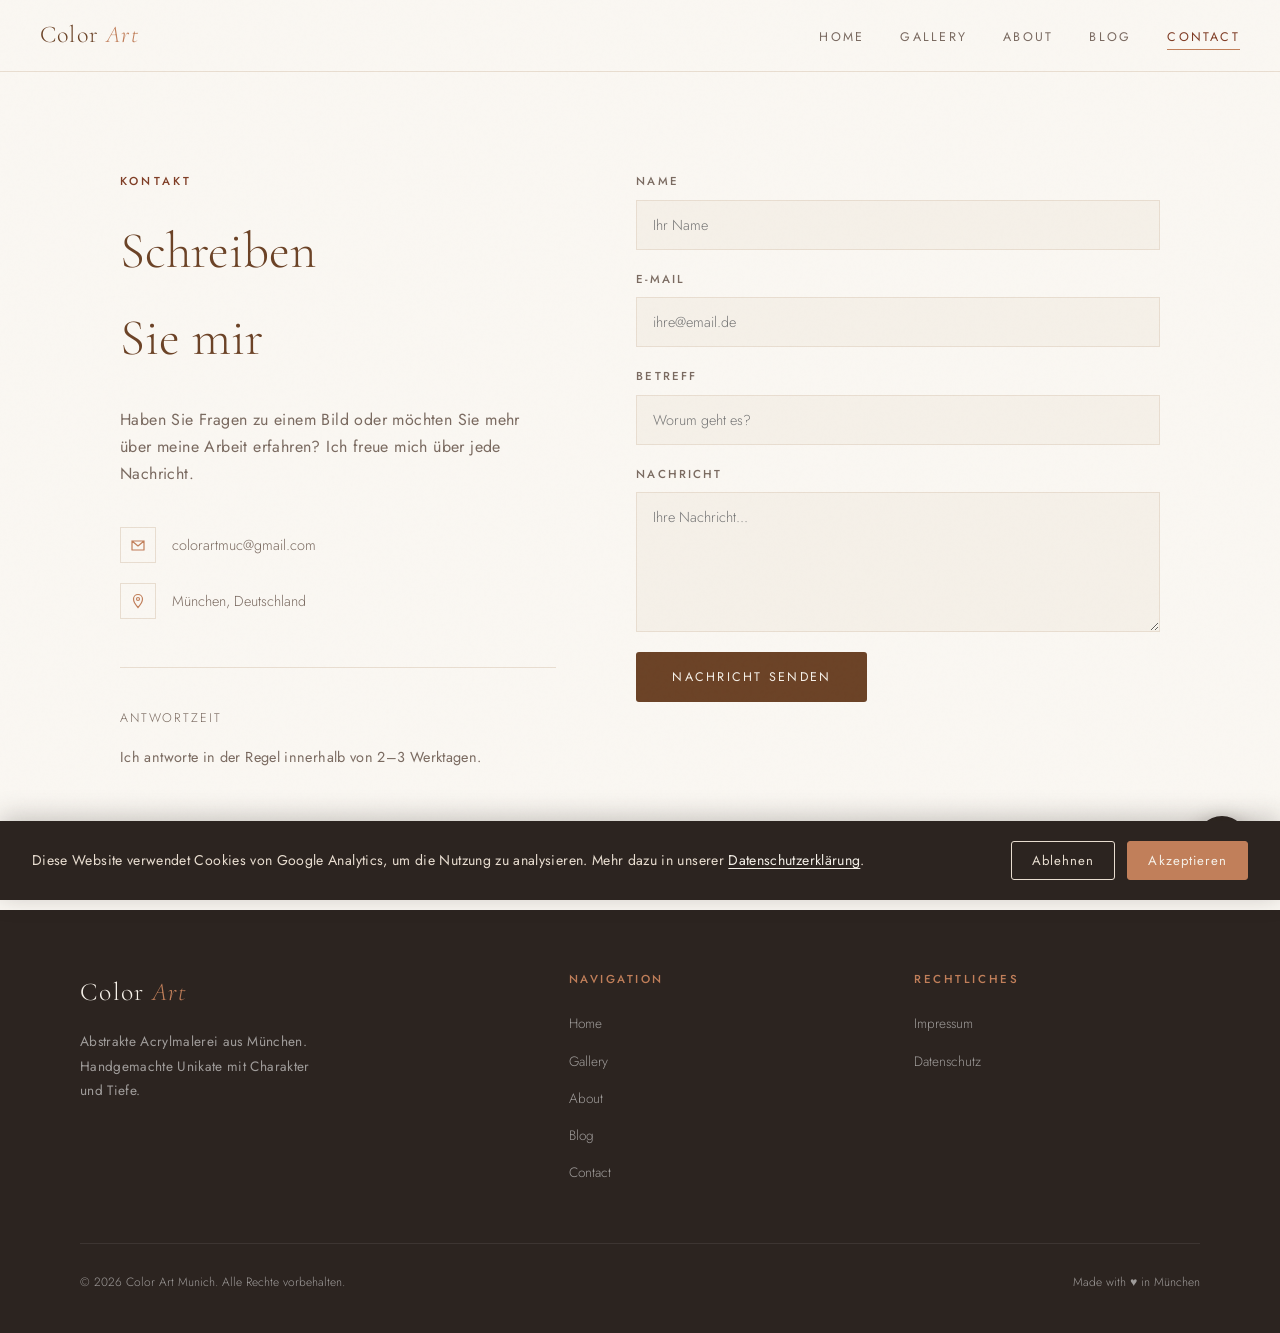
<file: contact.html>
<!DOCTYPE html>
<html lang="de">
<head>
  <meta charset="UTF-8" />
  <meta name="viewport" content="width=device-width, initial-scale=1.0" />
  <title>Contact — Color Art Munich</title>
  <meta name="description" content="Kontaktieren Sie Color Art Munich — Fragen, Anfragen und Nachrichten sind herzlich willkommen." />
  <link rel="stylesheet" href="css/style.css" />
  <link rel="icon" type="image/png" href="images/favicon.png">
</head>
<body>

  <nav>
    <a href="index.html" class="nav-logo">Color <span>Art</span></a>
    <ul class="nav-links" id="nav-links">
      <li><a href="index.html">Home</a></li>
      <li><a href="gallery.html">Gallery</a></li>
      <li><a href="about.html">About</a></li>
      <li><a href="blog.html">Blog</a></li>
      <li><a href="contact.html" class="active">Contact</a></li>
    </ul>
    <button class="nav-hamburger" id="hamburger" aria-label="Menu">
      <span></span><span></span><span></span>
    </button>
  </nav>

  <main>
    <div class="contact-layout">

      <div class="contact-info fade-in">
        <span class="section-label">Kontakt</span>
        <h1>Schreiben<br>Sie mir</h1>
        <p>Haben Sie Fragen zu einem Bild oder möchten Sie mehr über meine Arbeit erfahren? Ich freue mich über jede Nachricht.</p>

        <div class="contact-detail">
          <div class="contact-detail-icon">
            <svg width="16" height="16" viewBox="0 0 16 16" fill="none">
              <path d="M2 4l6 5 6-5M2 4h12v9H2V4z" stroke="currentColor" stroke-width="1.2" stroke-linecap="round" stroke-linejoin="round"/>
            </svg>
          </div>
          <span>colorartmuc@gmail.com</span>
        </div>

        <div class="contact-detail">
          <div class="contact-detail-icon">
            <svg width="16" height="16" viewBox="0 0 16 16" fill="none">
              <path d="M8 1.5C5.5 1.5 3.5 3.5 3.5 6c0 3.5 4.5 8.5 4.5 8.5S12.5 9.5 12.5 6c0-2.5-2-4.5-4.5-4.5zm0 6a1.5 1.5 0 110-3 1.5 1.5 0 010 3z" stroke="currentColor" stroke-width="1.2"/>
            </svg>
          </div>
          <span>München, Deutschland</span>
        </div>

        <div style="margin-top: 48px; padding-top: 40px; border-top: 1px solid var(--sand);">
          <p style="font-size:0.78rem; letter-spacing:0.15em; text-transform:uppercase; color:var(--text-light); margin-bottom:16px;">Antwortzeit</p>
          <p style="color:var(--text-light); font-size:0.9rem;">Ich antworte in der Regel innerhalb von 2–3 Werktagen.</p>
        </div>
      </div>

      <div class="fade-in">
        <!-- 
          TIP FOR DEPLOYMENT:
          For a static GitHub Pages site, use a free form service like:
          - https://formspree.io  (free tier: 50 submissions/month)
          - https://web3forms.com (free tier: 250 submissions/month)

          Replace the action URL below with your Formspree or Web3Forms endpoint.
          Example with Formspree: action="https://formspree.io/f/YOUR_FORM_ID"
        -->
        <form class="contact-form" id="contact-form"
              action="https://formspree.io/f/xwvynjpa"
              method="POST">

          <input type="hidden" id="request-type" name="request_type" value="Allgemeine Anfrage" />
          <input type="hidden" id="painting-field" name="painting" value="" />

          <div class="reservation-notice" id="reservation-notice" hidden>
            <strong>Reservierungsanfrage für „<span id="reservation-painting"></span>“</strong>
            <p>Die Anfrage ist unverbindlich. Die Reservierung gilt erst, nachdem ich die Verfügbarkeit persönlich per E-Mail bestätigt habe.</p>
          </div>

          <div class="form-group">
            <label for="name">Name</label>
            <input type="text" id="name" name="name" placeholder="Ihr Name" required />
          </div>

          <div class="form-group">
            <label for="email">E-Mail</label>
            <input type="email" id="email" name="email" placeholder="ihre@email.de" required />
          </div>

          <div class="form-group">
            <label for="subject">Betreff</label>
            <input type="text" id="subject" name="subject" placeholder="Worum geht es?" />
          </div>

          <div class="form-group">
            <label for="message">Nachricht</label>
            <textarea id="message" name="message" placeholder="Ihre Nachricht..." required></textarea>
          </div>

          <button type="submit" class="btn-submit">Nachricht senden</button>
          <p class="form-success" id="form-success">Vielen Dank! Ich melde mich bald bei Ihnen.</p>
        </form>
      </div>

    </div>
  </main>

  <footer>
    <div class="footer-inner">
      <div class="footer-brand">
        <a href="index.html" class="nav-logo">Color <span>Art</span></a>
        <p>Abstrakte Acrylmalerei aus München. Handgemachte Unikate mit Charakter und Tiefe.</p>
      </div>
      <div class="footer-col">
        <h4>Navigation</h4>
        <ul>
          <li><a href="index.html">Home</a></li>
          <li><a href="gallery.html">Gallery</a></li>
          <li><a href="about.html">About</a></li>
          <li><a href="blog.html">Blog</a></li>
          <li><a href="contact.html">Contact</a></li>
        </ul>
      </div>
      <div class="footer-col">
        <h4>Rechtliches</h4>
        <ul>
          <li><a href="impressum.html">Impressum</a></li>
          <li><a href="datenschutz.html">Datenschutz</a></li>
        </ul>
      </div>
    </div>
    <div class="footer-bottom">
      <span>© 2026 Color Art Munich. Alle Rechte vorbehalten.</span>
      <span>Made with ♥ in München</span>
    </div>
  </footer>

  <script src="js/main.js"></script>
  <script>
    (function() {
      var params = new URLSearchParams(window.location.search);
      var painting = params.get('painting');
      var isReservation = params.get('type') === 'reservation' && painting;
      if (painting) {
        var subjectField = document.getElementById('subject');
        var paintingField = document.getElementById('painting-field');
        if (paintingField) paintingField.value = painting;
        if (subjectField) subjectField.value = (isReservation ? 'Reservierungsanfrage: ' : 'Anfrage: ') + painting;
      }
      if (isReservation) {
        var notice = document.getElementById('reservation-notice');
        var noticePainting = document.getElementById('reservation-painting');
        var requestType = document.getElementById('request-type');
        var messageField = document.getElementById('message');
        var submitButton = document.querySelector('#contact-form .btn-submit');
        var successMessage = document.getElementById('form-success');
        if (notice) notice.hidden = false;
        if (noticePainting) noticePainting.textContent = painting;
        if (requestType) requestType.value = 'Reservierungsanfrage';
        if (messageField) messageField.value = 'Ich möchte das Werk „' + painting + '“ unverbindlich reservieren.';
        if (submitButton) submitButton.textContent = 'Reservierung anfragen';
        if (successMessage) successMessage.textContent = 'Vielen Dank! Ihre Reservierungsanfrage wurde gesendet. Ich bestätige die Verfügbarkeit persönlich per E-Mail.';
      }
    })();
  </script>
  <a href="https://www.instagram.com/colorartmuc/"  target="_blank" rel="noopener noreferrer" class="instagram-fab" aria-label="Instagram">
    <svg viewBox="0 0 24 24" fill="none" stroke="currentColor" stroke-width="1.6" stroke-linecap="round" stroke-linejoin="round">
      <rect x="2" y="2" width="20" height="20" rx="5" ry="5"/>
      <circle cx="12" cy="12" r="4"/>
      <circle cx="17.5" cy="6.5" r="0.8" fill="currentColor" stroke="none"/>
    </svg>
  </a>

  <!-- Google Analytics (only loads after cookie consent) -->
  <script>
    function loadGA() {
      if (document.getElementById("ga-script")) return;
      var s = document.createElement("script");
      s.id = "ga-script";
      s.async = true;
      s.src = "https://www.googletagmanager.com/gtag/js?id=G-1E3LKK0V5W";
      document.head.appendChild(s);
      window.dataLayer = window.dataLayer || [];
      function gtag(){dataLayer.push(arguments);}
      window.gtag = gtag;
      gtag("js", new Date());
      gtag("config", "G-1E3LKK0V5W");
    }
    (function() {
      var consent = localStorage.getItem("cookie_consent");
      if (consent === "accepted") loadGA();
      window.addEventListener("DOMContentLoaded", function() {
        var banner = document.getElementById("cookie-banner");
        if (!banner) return;
        if (!consent) {
          setTimeout(function() { banner.classList.add("visible"); }, 800);
        }
        document.getElementById("cookie-accept").addEventListener("click", function() {
          localStorage.setItem("cookie_consent", "accepted");
          banner.classList.remove("visible");
          loadGA();
        });
        document.getElementById("cookie-decline").addEventListener("click", function() {
          localStorage.setItem("cookie_consent", "declined");
          banner.classList.remove("visible");
        });
      });
    })();
  </script>

  <div class="cookie-banner" id="cookie-banner">
    <p>Diese Website verwendet Cookies von Google Analytics, um die Nutzung zu analysieren. Mehr dazu in unserer <a href="datenschutz.html">Datenschutzerklärung</a>.</p>
    <div class="cookie-actions">
      <button class="cookie-btn cookie-btn-decline" id="cookie-decline">Ablehnen</button>
      <button class="cookie-btn cookie-btn-accept" id="cookie-accept">Akzeptieren</button>
    </div>
  </div>

</body>
</html>
</file>
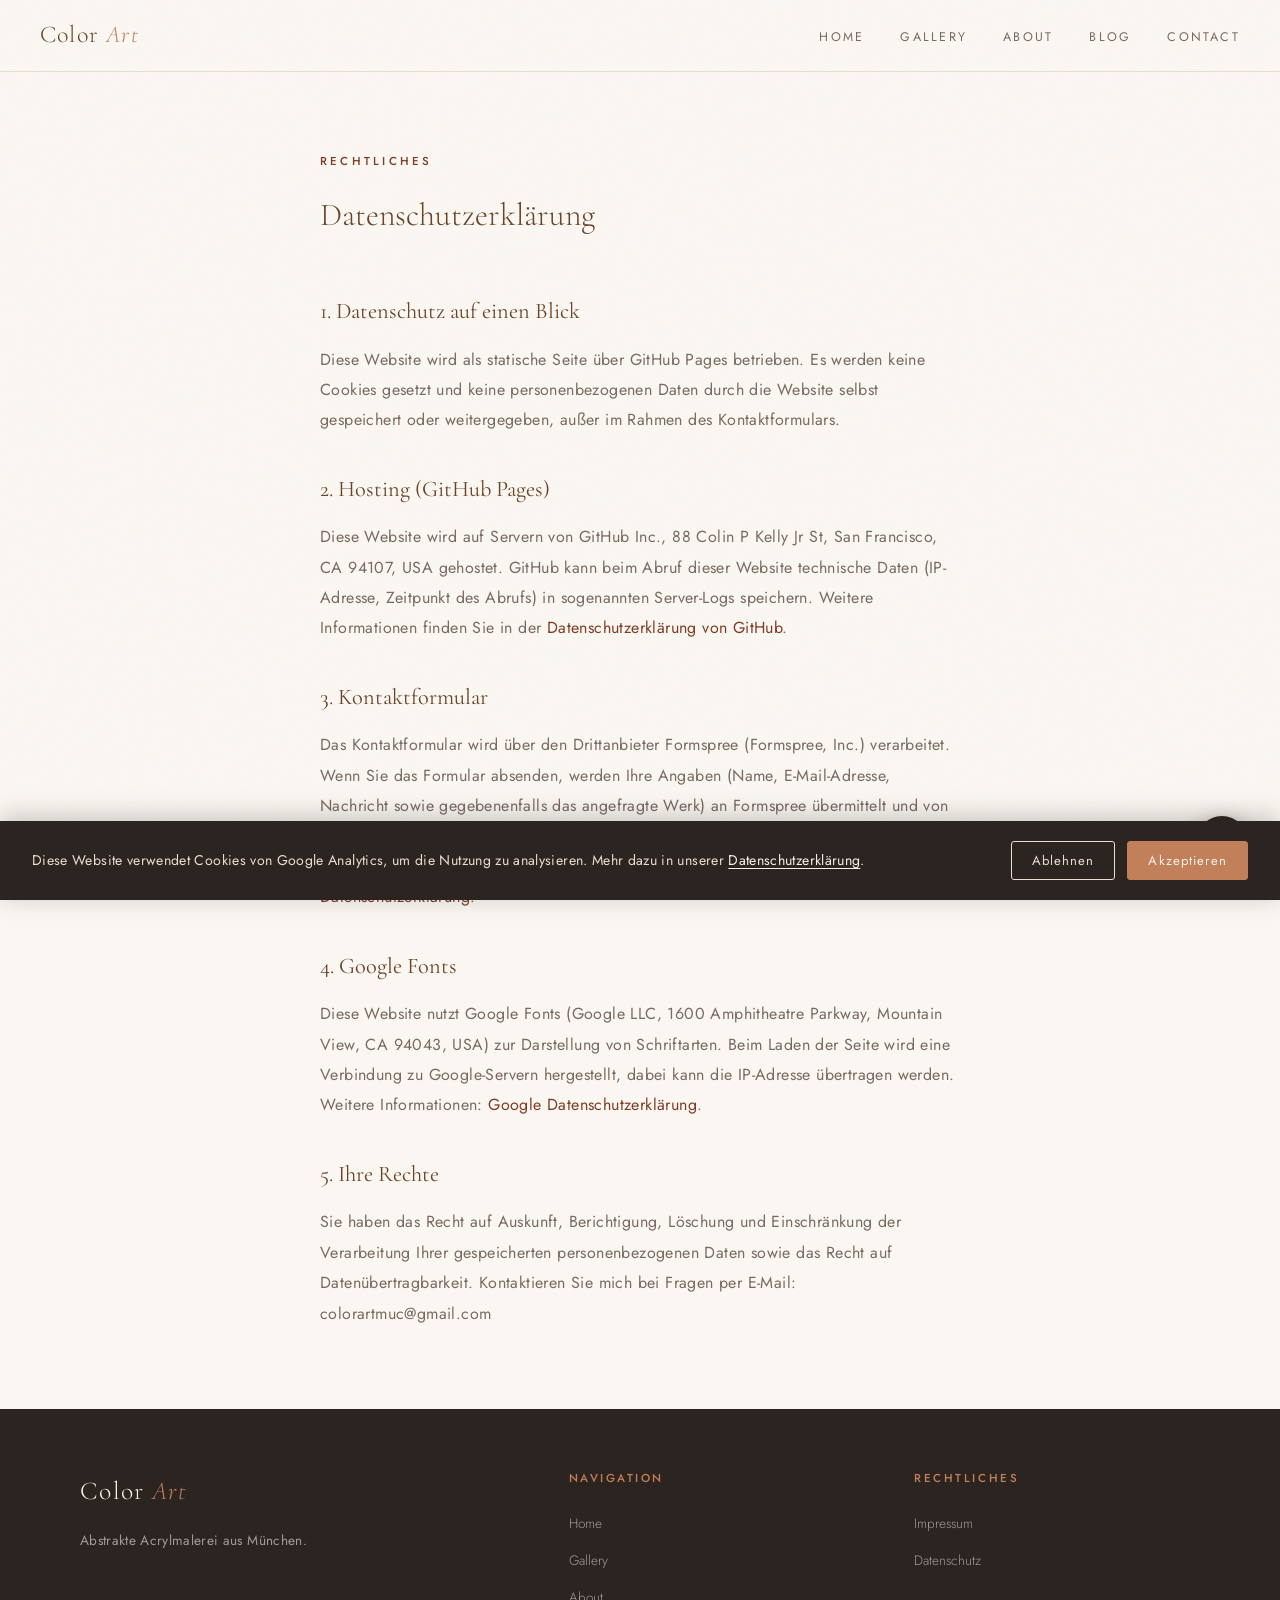
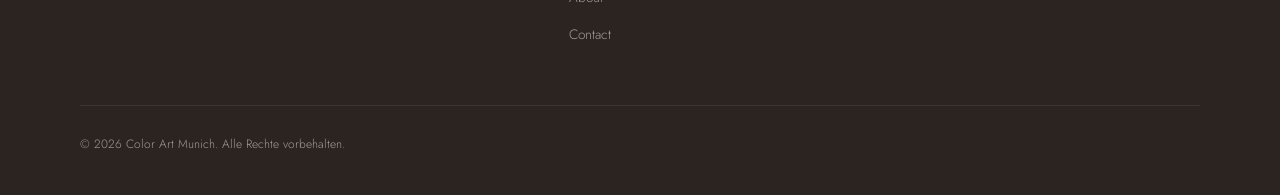
<file: datenschutz.html>
<!DOCTYPE html>
<html lang="de">
<head>
  <meta charset="UTF-8" />
  <meta name="viewport" content="width=device-width, initial-scale=1.0" />
  <title>Datenschutz — Color Art Munich</title>
  <link rel="stylesheet" href="css/style.css" />
  <link rel="icon" type="image/png" href="images/favicon.png">
</head>
<body>

  <nav>
    <a href="index.html" class="nav-logo">Color <span>Art</span></a>
    <ul class="nav-links" id="nav-links">
      <li><a href="index.html">Home</a></li>
      <li><a href="gallery.html">Gallery</a></li>
      <li><a href="about.html">About</a></li>
      <li><a href="blog.html">Blog</a></li>
      <li><a href="contact.html">Contact</a></li>
    </ul>
    <button class="nav-hamburger" id="hamburger" aria-label="Menu">
      <span></span><span></span><span></span>
    </button>
  </nav>

  <main>
    <section style="max-width:720px; padding: 80px 40px;">
      <span class="section-label" style="display:block;margin-bottom:16px;">Rechtliches</span>
      <h1 style="font-family:'Cormorant Garamond',serif;font-size:2rem;font-weight:300;color:var(--umber);margin-bottom:48px;">Datenschutzerklärung</h1>

      <div style="color:var(--text-light); line-height:1.9;">

        <h2 style="font-family:'Cormorant Garamond',serif;font-size:1.4rem;color:var(--umber);font-weight:400;margin:32px 0 12px;">1. Datenschutz auf einen Blick</h2>
        <p>
          Diese Website wird als statische Seite über GitHub Pages betrieben. Es werden keine Cookies gesetzt und keine personenbezogenen Daten durch die Website selbst gespeichert oder weitergegeben, außer im Rahmen des Kontaktformulars.
        </p>

        <h2 style="font-family:'Cormorant Garamond',serif;font-size:1.4rem;color:var(--umber);font-weight:400;margin:32px 0 12px;">2. Hosting (GitHub Pages)</h2>
        <p>
          Diese Website wird auf Servern von GitHub Inc., 88 Colin P Kelly Jr St, San Francisco, CA 94107, USA gehostet. GitHub kann beim Abruf dieser Website technische Daten (IP-Adresse, Zeitpunkt des Abrufs) in sogenannten Server-Logs speichern. Weitere Informationen finden Sie in der <a href="https://docs.github.com/en/site-policy/privacy-policies/github-privacy-statement" target="_blank" rel="noopener" style="color:var(--terracotta-text);">Datenschutzerklärung von GitHub</a>.
        </p>

        <h2 style="font-family:'Cormorant Garamond',serif;font-size:1.4rem;color:var(--umber);font-weight:400;margin:32px 0 12px;">3. Kontaktformular</h2>
        <p>
          Das Kontaktformular wird über den Drittanbieter Formspree (Formspree, Inc.) verarbeitet. Wenn Sie das Formular absenden, werden Ihre Angaben (Name, E-Mail-Adresse, Nachricht sowie gegebenenfalls das angefragte Werk) an Formspree übermittelt und von dort an meine E-Mail-Adresse weitergeleitet. Diese Daten werden ausschließlich zur Bearbeitung Ihrer Anfrage verwendet. Weitere Informationen: <a href="https://formspree.io/legal/privacy-policy" target="_blank" rel="noopener" style="color:var(--terracotta-text);">Formspree Datenschutzerklärung</a>.
        </p>

        <h2 style="font-family:'Cormorant Garamond',serif;font-size:1.4rem;color:var(--umber);font-weight:400;margin:32px 0 12px;">4. Google Fonts</h2>
        <p>
          Diese Website nutzt Google Fonts (Google LLC, 1600 Amphitheatre Parkway, Mountain View, CA 94043, USA) zur Darstellung von Schriftarten. Beim Laden der Seite wird eine Verbindung zu Google-Servern hergestellt, dabei kann die IP-Adresse übertragen werden. Weitere Informationen: <a href="https://policies.google.com/privacy" target="_blank" rel="noopener" style="color:var(--terracotta-text);">Google Datenschutzerklärung</a>.
        </p>

        <h2 style="font-family:'Cormorant Garamond',serif;font-size:1.4rem;color:var(--umber);font-weight:400;margin:32px 0 12px;">5. Ihre Rechte</h2>
        <p>
          Sie haben das Recht auf Auskunft, Berichtigung, Löschung und Einschränkung der Verarbeitung Ihrer gespeicherten personenbezogenen Daten sowie das Recht auf Datenübertragbarkeit. Kontaktieren Sie mich bei Fragen per E-Mail: colorartmuc@gmail.com
        </p>

      </div>
    </section>
  </main>

  <footer>
    <div class="footer-inner">
      <div class="footer-brand">
        <a href="index.html" class="nav-logo">Color <span>Art</span></a>
        <p>Abstrakte Acrylmalerei aus München.</p>
      </div>
      <div class="footer-col">
        <h4>Navigation</h4>
        <ul>
          <li><a href="index.html">Home</a></li>
          <li><a href="gallery.html">Gallery</a></li>
          <li><a href="about.html">About</a></li>
          <li><a href="contact.html">Contact</a></li>
        </ul>
      </div>
      <div class="footer-col">
        <h4>Rechtliches</h4>
        <ul>
          <li><a href="impressum.html">Impressum</a></li>
          <li><a href="datenschutz.html">Datenschutz</a></li>
        </ul>
      </div>
    </div>
    <div class="footer-bottom">
      <span>© 2026 Color Art Munich. Alle Rechte vorbehalten.</span>
    </div>
  </footer>

  <script src="js/main.js"></script>
  <a href="https://www.instagram.com/colorartmuc/ target="_blank" rel="noopener noreferrer" class="instagram-fab" aria-label="Instagram">
    <svg viewBox="0 0 24 24" fill="none" stroke="currentColor" stroke-width="1.6" stroke-linecap="round" stroke-linejoin="round">
      <rect x="2" y="2" width="20" height="20" rx="5" ry="5"/>
      <circle cx="12" cy="12" r="4"/>
      <circle cx="17.5" cy="6.5" r="0.8" fill="currentColor" stroke="none"/>
    </svg>
  </a>

  <!-- Google Analytics (only loads after cookie consent) -->
  <script>
    function loadGA() {
      if (document.getElementById("ga-script")) return;
      var s = document.createElement("script");
      s.id = "ga-script";
      s.async = true;
      s.src = "https://www.googletagmanager.com/gtag/js?id=G-1E3LKK0V5W";
      document.head.appendChild(s);
      window.dataLayer = window.dataLayer || [];
      function gtag(){dataLayer.push(arguments);}
      window.gtag = gtag;
      gtag("js", new Date());
      gtag("config", "G-1E3LKK0V5W");
    }
    (function() {
      var consent = localStorage.getItem("cookie_consent");
      if (consent === "accepted") loadGA();
      window.addEventListener("DOMContentLoaded", function() {
        var banner = document.getElementById("cookie-banner");
        if (!banner) return;
        if (!consent) {
          setTimeout(function() { banner.classList.add("visible"); }, 800);
        }
        document.getElementById("cookie-accept").addEventListener("click", function() {
          localStorage.setItem("cookie_consent", "accepted");
          banner.classList.remove("visible");
          loadGA();
        });
        document.getElementById("cookie-decline").addEventListener("click", function() {
          localStorage.setItem("cookie_consent", "declined");
          banner.classList.remove("visible");
        });
      });
    })();
  </script>

  <div class="cookie-banner" id="cookie-banner">
    <p>Diese Website verwendet Cookies von Google Analytics, um die Nutzung zu analysieren. Mehr dazu in unserer <a href="datenschutz.html">Datenschutzerklärung</a>.</p>
    <div class="cookie-actions">
      <button class="cookie-btn cookie-btn-decline" id="cookie-decline">Ablehnen</button>
      <button class="cookie-btn cookie-btn-accept" id="cookie-accept">Akzeptieren</button>
    </div>
  </div>

</body>
</html>
</file>
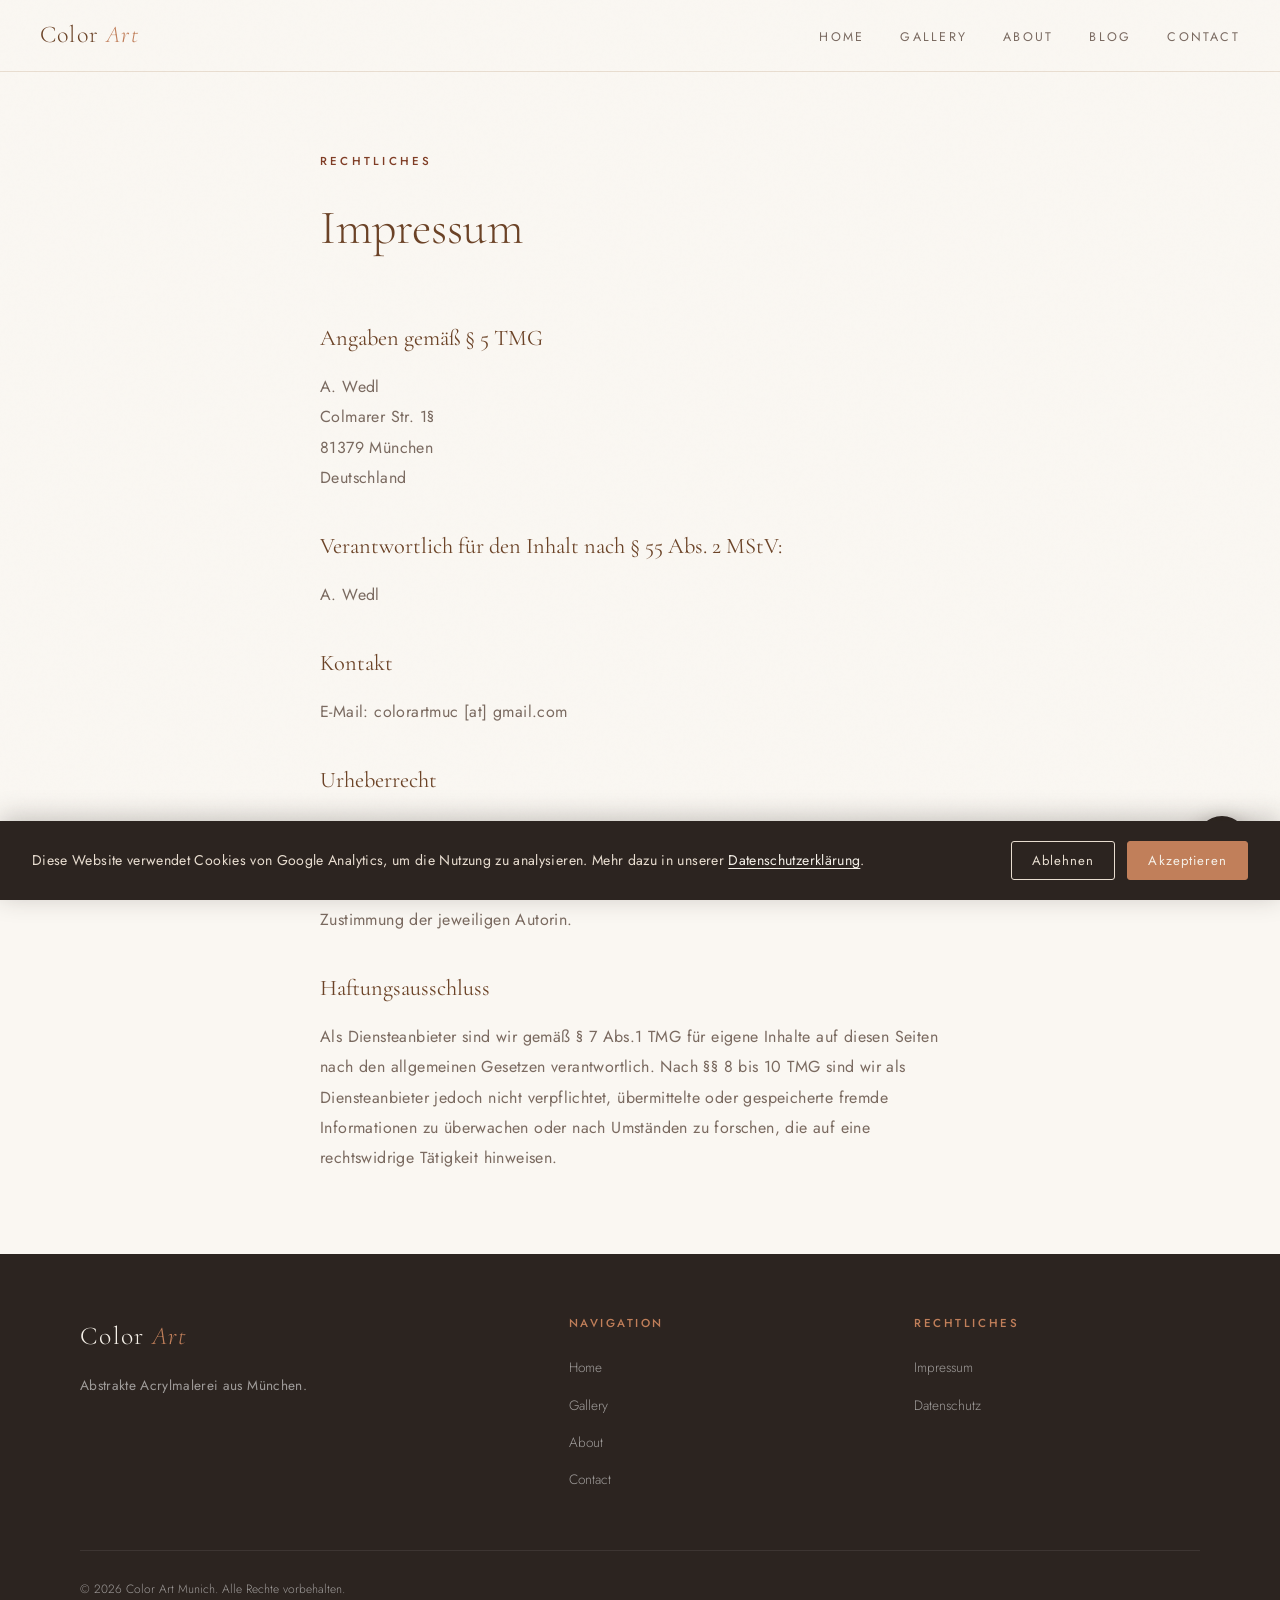
<file: impressum.html>
<!DOCTYPE html>
<html lang="de">
<head>
  <meta charset="UTF-8" />
  <meta name="viewport" content="width=device-width, initial-scale=1.0" />
  <title>Impressum — Color Art Munich</title>
  <link rel="stylesheet" href="css/style.css" />
  <link rel="icon" type="image/png" href="images/favicon.png">
</head>
<body>

  <nav>
    <a href="index.html" class="nav-logo">Color <span>Art</span></a>
    <ul class="nav-links" id="nav-links">
      <li><a href="index.html">Home</a></li>
      <li><a href="gallery.html">Gallery</a></li>
      <li><a href="about.html">About</a></li>
      <li><a href="blog.html">Blog</a></li>
      <li><a href="contact.html">Contact</a></li>
    </ul>
    <button class="nav-hamburger" id="hamburger" aria-label="Menu">
      <span></span><span></span><span></span>
    </button>
  </nav>

  <main>
    <section style="max-width:720px; padding: 80px 40px;">
      <span class="section-label" style="display:block;margin-bottom:16px;">Rechtliches</span>
      <h1 style="font-family:'Cormorant Garamond',serif;font-size:3rem;font-weight:300;color:var(--umber);margin-bottom:48px;">Impressum</h1>

      <div style="color:var(--text-light); line-height:1.9;">
        <h2 style="font-family:'Cormorant Garamond',serif;font-size:1.4rem;color:var(--umber);font-weight:400;margin:32px 0 12px;">Angaben gemäß § 5 TMG</h2>
        <p>
          <!-- name and address -->
          A. Wedl<br>
          Colmarer Str. 1§<br>
          81379 München<br>
          Deutschland
        </p>

        <h2 style="font-family:'Cormorant Garamond',serif;font-size:1.4rem;color:var(--umber);font-weight:400;margin:32px 0 12px;">Verantwortlich für den Inhalt nach § 55 Abs. 2 MStV:</h2>
        <p>
          A. Wedl
        </p>
		
        <h2 style="font-family:'Cormorant Garamond',serif;font-size:1.4rem;color:var(--umber);font-weight:400;margin:32px 0 12px;">Kontakt</h2>
        <p>
          E-Mail: colorartmuc [at] gmail.com
        </p>

        <h2 style="font-family:'Cormorant Garamond',serif;font-size:1.4rem;color:var(--umber);font-weight:400;margin:32px 0 12px;">Urheberrecht</h2>
        <p>
          Die durch die Seitenbetreiberin erstellten Inhalte und Werke auf diesen Seiten unterliegen dem deutschen Urheberrecht. Die Vervielfältigung, Bearbeitung, Verbreitung und jede Art der Verwertung außerhalb der Grenzen des Urheberrechtes bedürfen der schriftlichen Zustimmung der jeweiligen Autorin.
        </p>

        <h2 style="font-family:'Cormorant Garamond',serif;font-size:1.4rem;color:var(--umber);font-weight:400;margin:32px 0 12px;">Haftungsausschluss</h2>
        <p>
          Als Diensteanbieter sind wir gemäß § 7 Abs.1 TMG für eigene Inhalte auf diesen Seiten nach den allgemeinen Gesetzen verantwortlich. Nach §§ 8 bis 10 TMG sind wir als Diensteanbieter jedoch nicht verpflichtet, übermittelte oder gespeicherte fremde Informationen zu überwachen oder nach Umständen zu forschen, die auf eine rechtswidrige Tätigkeit hinweisen.
        </p>
      </div>
    </section>
  </main>

  <footer>
    <div class="footer-inner">
      <div class="footer-brand">
        <a href="index.html" class="nav-logo">Color <span>Art</span></a>
        <p>Abstrakte Acrylmalerei aus München.</p>
      </div>
      <div class="footer-col">
        <h4>Navigation</h4>
        <ul>
          <li><a href="index.html">Home</a></li>
          <li><a href="gallery.html">Gallery</a></li>
          <li><a href="about.html">About</a></li>
          <li><a href="contact.html">Contact</a></li>
        </ul>
      </div>
      <div class="footer-col">
        <h4>Rechtliches</h4>
        <ul>
          <li><a href="impressum.html">Impressum</a></li>
          <li><a href="datenschutz.html">Datenschutz</a></li>
        </ul>
      </div>
    </div>
    <div class="footer-bottom">
      <span>© 2026 Color Art Munich. Alle Rechte vorbehalten.</span>
    </div>
  </footer>

  <script src="js/main.js"></script>
  <a href="https://www.instagram.com/colorartmuc/" target="_blank" rel="noopener noreferrer" class="instagram-fab" aria-label="Instagram">
    <svg viewBox="0 0 24 24" fill="none" stroke="currentColor" stroke-width="1.6" stroke-linecap="round" stroke-linejoin="round">
      <rect x="2" y="2" width="20" height="20" rx="5" ry="5"/>
      <circle cx="12" cy="12" r="4"/>
      <circle cx="17.5" cy="6.5" r="0.8" fill="currentColor" stroke="none"/>
    </svg>
  </a>

  <!-- Google Analytics (only loads after cookie consent) -->
  <script>
    function loadGA() {
      if (document.getElementById("ga-script")) return;
      var s = document.createElement("script");
      s.id = "ga-script";
      s.async = true;
      s.src = "https://www.googletagmanager.com/gtag/js?id=G-1E3LKK0V5W";
      document.head.appendChild(s);
      window.dataLayer = window.dataLayer || [];
      function gtag(){dataLayer.push(arguments);}
      window.gtag = gtag;
      gtag("js", new Date());
      gtag("config", "G-1E3LKK0V5W");
    }
    (function() {
      var consent = localStorage.getItem("cookie_consent");
      if (consent === "accepted") loadGA();
      window.addEventListener("DOMContentLoaded", function() {
        var banner = document.getElementById("cookie-banner");
        if (!banner) return;
        if (!consent) {
          setTimeout(function() { banner.classList.add("visible"); }, 800);
        }
        document.getElementById("cookie-accept").addEventListener("click", function() {
          localStorage.setItem("cookie_consent", "accepted");
          banner.classList.remove("visible");
          loadGA();
        });
        document.getElementById("cookie-decline").addEventListener("click", function() {
          localStorage.setItem("cookie_consent", "declined");
          banner.classList.remove("visible");
        });
      });
    })();
  </script>

  <div class="cookie-banner" id="cookie-banner">
    <p>Diese Website verwendet Cookies von Google Analytics, um die Nutzung zu analysieren. Mehr dazu in unserer <a href="datenschutz.html">Datenschutzerklärung</a>.</p>
    <div class="cookie-actions">
      <button class="cookie-btn cookie-btn-decline" id="cookie-decline">Ablehnen</button>
      <button class="cookie-btn cookie-btn-accept" id="cookie-accept">Akzeptieren</button>
    </div>
  </div>

</body>
</html>
</file>
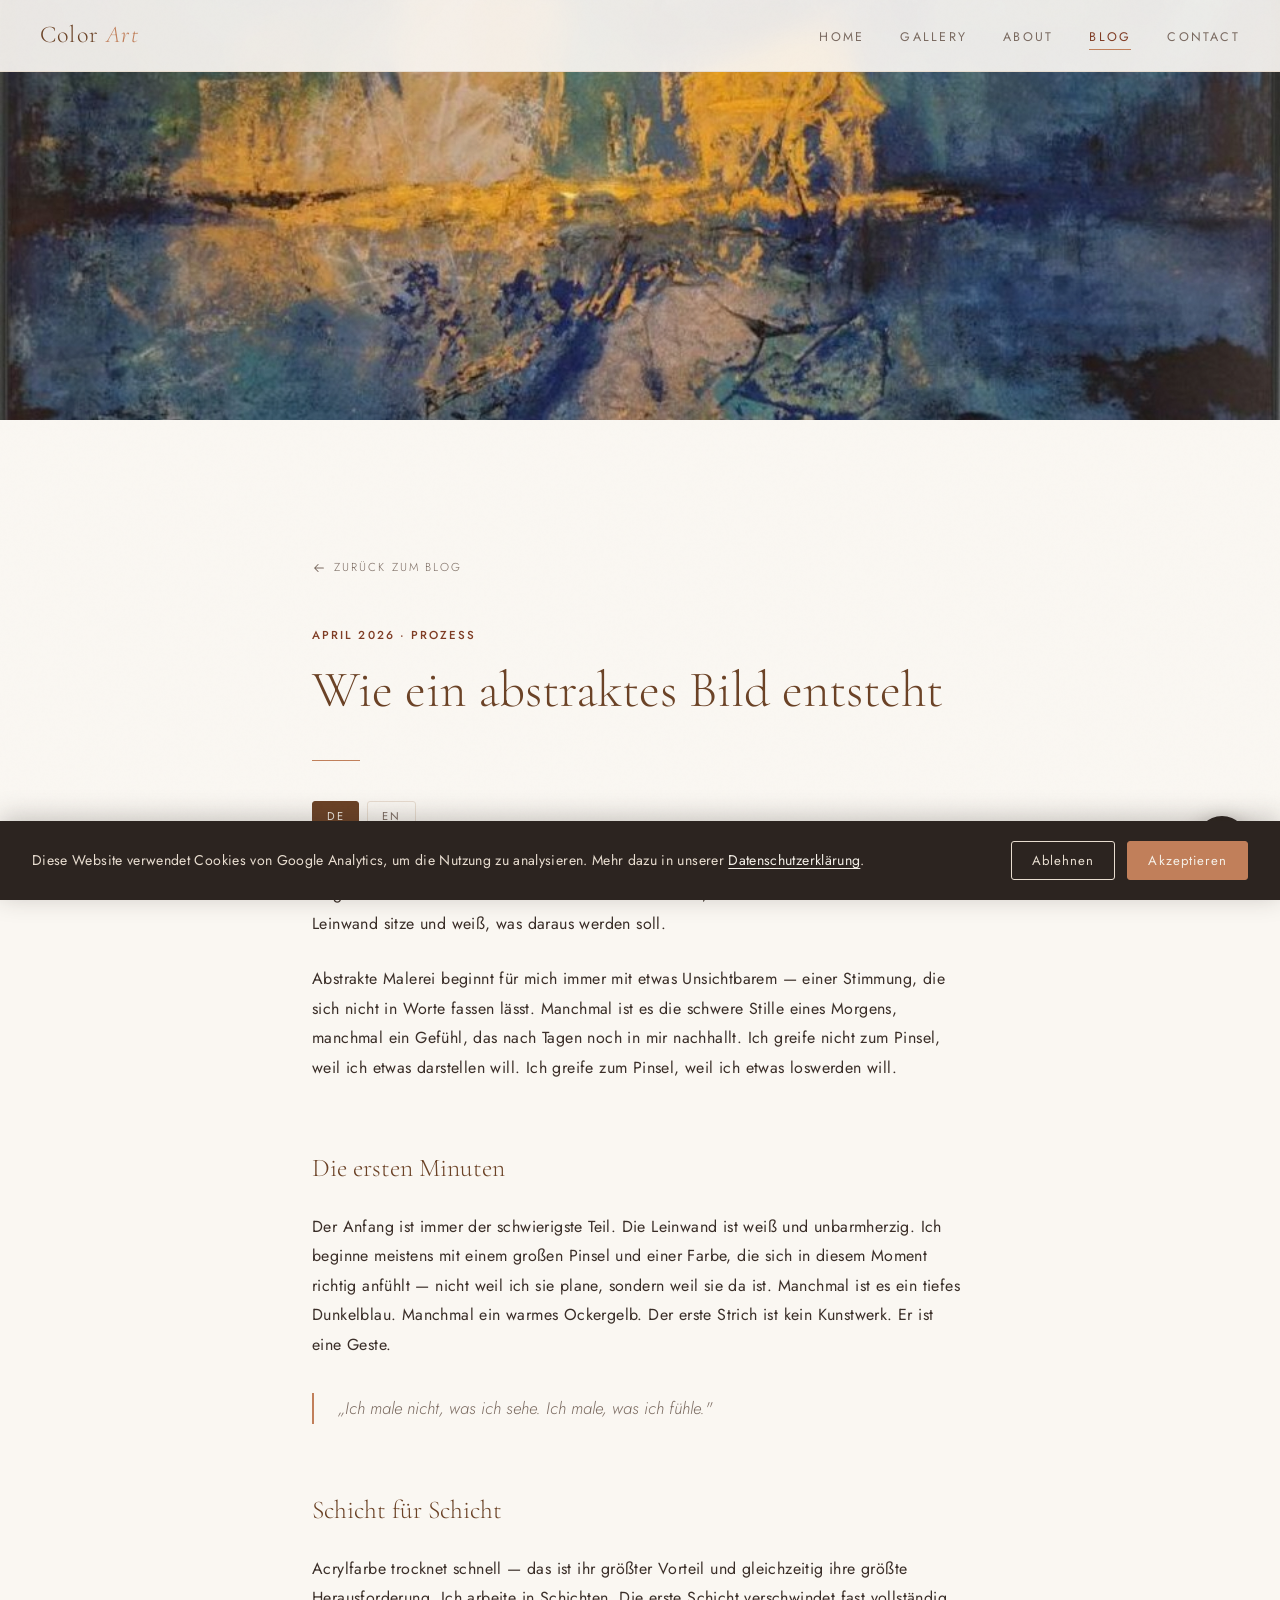
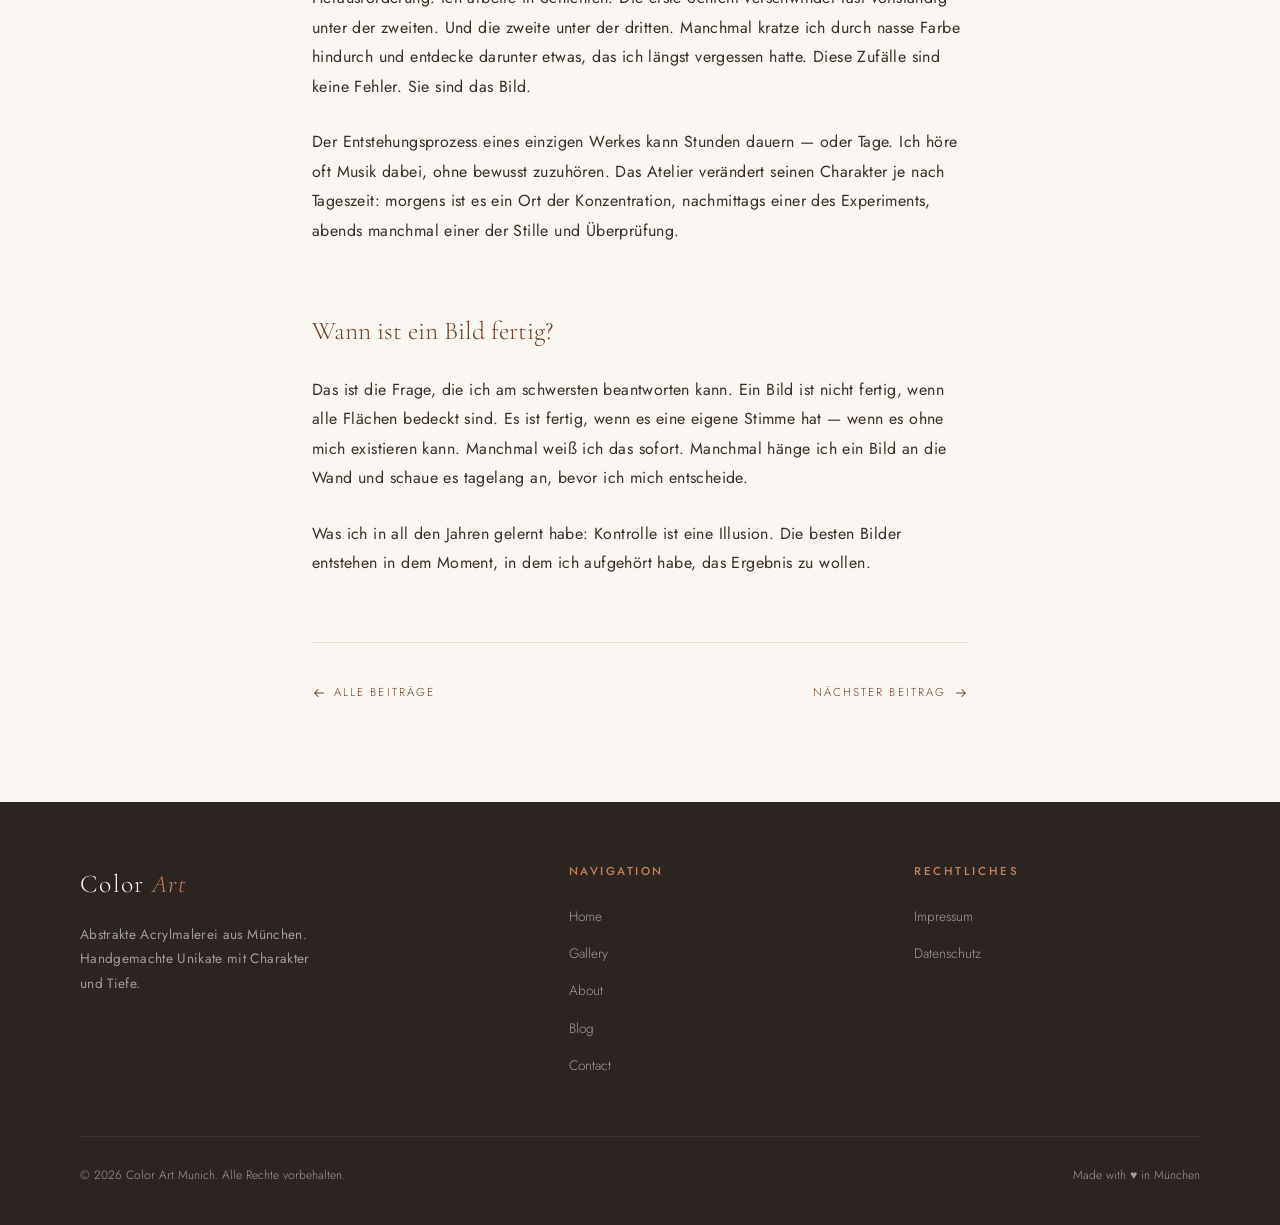
<file: blog/blog-post-1.html>
<!DOCTYPE html>
<html lang="de">
<head>
  <meta charset="UTF-8" />
  <meta name="viewport" content="width=device-width, initial-scale=1.0" />
  <title>Wie ein abstraktes Bild entsteht — Color Art Munich</title>
  <meta name="description" content="Kein Plan, kein Skizzenbuch — abstrakte Malerei beginnt für mich mit einem Gefühl. Ein ehrlicher Einblick in meinen Entstehungsprozess." />
  <meta name="author" content="Color Art Munich" />
  <meta name="robots" content="index, follow" />
  <link rel="canonical" href="https://www.colorartmuc.com/blog-post-1.html" />
  <meta property="og:type" content="article" />
  <meta property="og:title" content="Wie ein abstraktes Bild entsteht — Color Art Munich" />
  <meta property="og:description" content="Kein Plan, kein Skizzenbuch — abstrakte Malerei beginnt für mich mit einem Gefühl." />
  <meta property="og:url" content="https://www.colorartmuc.com/blog-post-1.html" />
  <meta property="og:image" content="https://www.colorartmuc.com/images/paintings/0049.jpg" />
  <link rel="stylesheet" href="../css/style.css" />
  <link rel="icon" type="image/png" href="../images/favicon.png">
  <style>
    .blog-post-hero {
      width: 100%;
      height: 420px;
      overflow: hidden;
      position: relative;
    }
    .blog-post-hero img {
      width: 100%; height: 100%;
      object-fit: cover;
      object-position: center;
    }
    .blog-post-wrap {
      max-width: 720px;
      margin: 0 auto;
      padding: 64px 32px 100px;
    }
    .blog-post-back {
      display: inline-flex; align-items: center; gap: 8px;
      font-family: 'Jost', sans-serif; font-size: 0.72rem;
      letter-spacing: 0.18em; text-transform: uppercase;
      color: var(--text-light); text-decoration: none;
      margin-bottom: 48px;
      transition: color 0.2s;
    }
    .blog-post-back:hover { color: var(--terracotta); }
    .blog-post-meta {
      font-family: 'Jost', sans-serif; font-size: 0.72rem;
      letter-spacing: 0.18em; text-transform: uppercase;
      color: var(--terracotta); margin-bottom: 16px;
    }
    .blog-post-title {
      font-family: 'Cormorant Garamond', serif;
      font-size: clamp(2rem, 5vw, 3.2rem);
      font-weight: 300; color: var(--umber);
      line-height: 1.15; margin-bottom: 40px;
    }
    .blog-post-divider {
      width: 48px; height: 1px;
      background: var(--terracotta);
      margin-bottom: 40px;
    }
    .blog-post-body {
      font-family: 'Jost', sans-serif;
      font-size: 1rem; line-height: 1.85;
      color: var(--text);
    }
    .blog-post-body p { margin-bottom: 1.6em; }
    .blog-post-body h2 {
      font-family: 'Cormorant Garamond', serif;
      font-size: 1.6rem; font-weight: 300;
      color: var(--umber); margin: 2.4em 0 0.8em;
    }
    .blog-post-body blockquote {
      border-left: 2px solid var(--terracotta);
      margin: 2em 0; padding: 0 0 0 24px;
      font-style: italic; color: var(--text-light);
      font-size: 1.05rem;
    }
    .lang-toggle {
      display: flex; gap: 8px; margin-bottom: 48px;
    }
    .lang-btn {
      font-family: 'Jost', sans-serif; font-size: 0.7rem;
      letter-spacing: 0.15em; text-transform: uppercase;
      padding: 6px 14px; border: 1px solid var(--sand);
      background: none; color: var(--text-light);
      cursor: pointer; transition: all 0.2s;
    }
    .lang-btn.active {
      background: var(--umber); color: var(--cream);
      border-color: var(--umber);
    }
    .lang-content { display: none; }
    .lang-content.active { display: block; }
    .blog-post-footer {
      margin-top: 64px; padding-top: 40px;
      border-top: 1px solid var(--sand);
      display: flex; justify-content: space-between;
      align-items: center; flex-wrap: wrap; gap: 16px;
    }
    .blog-post-footer a {
      display: inline-flex; align-items: center; gap: 8px;
      font-family: 'Jost', sans-serif; font-size: 0.72rem;
      letter-spacing: 0.18em; text-transform: uppercase;
      color: var(--umber); text-decoration: none;
      transition: color 0.2s;
    }
    .blog-post-footer a:hover { color: var(--terracotta); }
    @media (max-width: 768px) {
      .blog-post-hero { height: 260px; }
      .blog-post-wrap { padding: 40px 24px 80px; }
    }
  </style>
</head>
<body>

  <nav>
    <a href="../index.html" class="nav-logo">Color <span>Art</span></a>
    <ul class="nav-links" id="nav-links">
      <li><a href="../index.html">Home</a></li>
      <li><a href="../gallery.html">Gallery</a></li>
      <li><a href="../about.html">About</a></li>
      <li><a href="../blog.html" class="active">Blog</a></li>
      <li><a href="../contact.html">Contact</a></li>
    </ul>
    <button class="nav-hamburger" id="hamburger" aria-label="Menu">
      <span></span><span></span><span></span>
    </button>
  </nav>

  <div class="blog-post-hero">
    <img src="../images/paintings/0049.jpg" alt="Wie ein abstraktes Bild entsteht" />
  </div>

  <main>
    <div class="blog-post-wrap fade-in">

      <a href="../blog.html" class="blog-post-back">
        <svg width="14" height="14" viewBox="0 0 16 16" fill="none">
          <path d="M13 8H3M7 4l-4 4 4 4" stroke="currentColor" stroke-width="1.2" stroke-linecap="round" stroke-linejoin="round"/>
        </svg>
        Zurück zum Blog
      </a>

      <div class="blog-post-meta">April 2026 · Prozess</div>
      <h1 class="blog-post-title">Wie ein abstraktes Bild entsteht</h1>
      <div class="blog-post-divider"></div>

      <div class="lang-toggle">
        <button class="lang-btn active" data-lang="de" onclick="setLang('de')">DE</button>
        <button class="lang-btn" data-lang="en" onclick="setLang('en')">EN</button>
      </div>

      <!-- DEUTSCH -->
      <div class="lang-content active" id="content-de">
        <div class="blog-post-body">
          <p>Es gibt kein Skizzenbuch. Keinen Plan. Keinen Moment, in dem ich vor einer leeren Leinwand sitze und weiß, was daraus werden soll.</p>

          <p>Abstrakte Malerei beginnt für mich immer mit etwas Unsichtbarem — einer Stimmung, die sich nicht in Worte fassen lässt. Manchmal ist es die schwere Stille eines Morgens, manchmal ein Gefühl, das nach Tagen noch in mir nachhallt. Ich greife nicht zum Pinsel, weil ich etwas darstellen will. Ich greife zum Pinsel, weil ich etwas loswerden will.</p>

          <h2>Die ersten Minuten</h2>
          <p>Der Anfang ist immer der schwierigste Teil. Die Leinwand ist weiß und unbarmherzig. Ich beginne meistens mit einem großen Pinsel und einer Farbe, die sich in diesem Moment richtig anfühlt — nicht weil ich sie plane, sondern weil sie da ist. Manchmal ist es ein tiefes Dunkelblau. Manchmal ein warmes Ockergelb. Der erste Strich ist kein Kunstwerk. Er ist eine Geste.</p>

          <blockquote>„Ich male nicht, was ich sehe. Ich male, was ich fühle."</blockquote>

          <h2>Schicht für Schicht</h2>
          <p>Acrylfarbe trocknet schnell — das ist ihr größter Vorteil und gleichzeitig ihre größte Herausforderung. Ich arbeite in Schichten. Die erste Schicht verschwindet fast vollständig unter der zweiten. Und die zweite unter der dritten. Manchmal kratze ich durch nasse Farbe hindurch und entdecke darunter etwas, das ich längst vergessen hatte. Diese Zufälle sind keine Fehler. Sie sind das Bild.</p>

          <p>Der Entstehungsprozess eines einzigen Werkes kann Stunden dauern — oder Tage. Ich höre oft Musik dabei, ohne bewusst zuzuhören. Das Atelier verändert seinen Charakter je nach Tageszeit: morgens ist es ein Ort der Konzentration, nachmittags einer des Experiments, abends manchmal einer der Stille und Überprüfung.</p>

          <h2>Wann ist ein Bild fertig?</h2>
          <p>Das ist die Frage, die ich am schwersten beantworten kann. Ein Bild ist nicht fertig, wenn alle Flächen bedeckt sind. Es ist fertig, wenn es eine eigene Stimme hat — wenn es ohne mich existieren kann. Manchmal weiß ich das sofort. Manchmal hänge ich ein Bild an die Wand und schaue es tagelang an, bevor ich mich entscheide.</p>

          <p>Was ich in all den Jahren gelernt habe: Kontrolle ist eine Illusion. Die besten Bilder entstehen in dem Moment, in dem ich aufgehört habe, das Ergebnis zu wollen.</p>
        </div>
      </div>

      <!-- ENGLISH -->
      <div class="lang-content" id="content-en">
        <div class="blog-post-body">
          <p>There is no sketchbook. No plan. No moment where I sit in front of a blank canvas knowing what it will become.</p>

          <p>Abstract painting always begins for me with something invisible — a mood that cannot be put into words. Sometimes it's the heavy silence of a morning, sometimes a feeling that still echoes inside me days later. I don't reach for the brush because I want to depict something. I reach for the brush because I need to let something go.</p>

          <h2>The first minutes</h2>
          <p>The beginning is always the hardest part. The canvas is white and unforgiving. I usually start with a large brush and a colour that feels right in that moment — not because I planned it, but because it's there. Sometimes it's a deep dark blue. Sometimes a warm ochre yellow. The first stroke is not a work of art. It's a gesture.</p>

          <blockquote>"I don't paint what I see. I paint what I feel."</blockquote>

          <h2>Layer by layer</h2>
          <p>Acrylic paint dries fast — that's its greatest advantage and its greatest challenge. I work in layers. The first layer almost completely disappears under the second. And the second under the third. Sometimes I scratch through wet paint and discover something beneath it I had long forgotten. These accidents are not mistakes. They are the painting.</p>

          <p>The process of creating a single work can take hours — or days. I often listen to music without consciously hearing it. The studio changes its character depending on the time of day: in the morning it is a place of concentration, in the afternoon one of experimentation, in the evening sometimes one of stillness and reflection.</p>

          <h2>When is a painting finished?</h2>
          <p>That is the question I find hardest to answer. A painting is not finished when all surfaces are covered. It is finished when it has its own voice — when it can exist without me. Sometimes I know that immediately. Sometimes I hang a painting on the wall and look at it for days before I decide.</p>

          <p>What I have learned over all these years: control is an illusion. The best paintings emerge in the moment I stopped wanting a particular result.</p>
        </div>
      </div>

      <div class="blog-post-footer">
        <a href="../blog.html">
          <svg width="14" height="14" viewBox="0 0 16 16" fill="none">
            <path d="M13 8H3M7 4l-4 4 4 4" stroke="currentColor" stroke-width="1.2" stroke-linecap="round" stroke-linejoin="round"/>
          </svg>
          Alle Beiträge
        </a>
        <a href="blog-post-2.html">
          Nächster Beitrag
          <svg width="14" height="14" viewBox="0 0 16 16" fill="none">
            <path d="M3 8h10M9 4l4 4-4 4" stroke="currentColor" stroke-width="1.2" stroke-linecap="round" stroke-linejoin="round"/>
          </svg>
        </a>
      </div>

    </div>
  </main>

  <footer>
    <div class="footer-inner">
      <div class="footer-brand">
        <a href="../index.html" class="nav-logo">Color <span>Art</span></a>
        <p>Abstrakte Acrylmalerei aus München. Handgemachte Unikate mit Charakter und Tiefe.</p>
      </div>
      <div class="footer-col">
        <h4>Navigation</h4>
        <ul>
          <li><a href="../index.html">Home</a></li>
          <li><a href="../gallery.html">Gallery</a></li>
          <li><a href="../about.html">About</a></li>
          <li><a href="../blog.html">Blog</a></li>
          <li><a href="../contact.html">Contact</a></li>
        </ul>
      </div>
      <div class="footer-col">
        <h4>Rechtliches</h4>
        <ul>
          <li><a href="../impressum.html">Impressum</a></li>
          <li><a href="../datenschutz.html">Datenschutz</a></li>
        </ul>
      </div>
    </div>
    <div class="footer-bottom">
      <span>© 2026 Color Art Munich. Alle Rechte vorbehalten.</span>
      <span>Made with ♥ in München</span>
    </div>
  </footer>

  <script src="../js/main.js"></script>
  <script>
    function setLang(lang) {
      document.querySelectorAll('.lang-content').forEach(function(el) { el.classList.remove('active'); });
      document.querySelectorAll('.lang-btn').forEach(function(el) { el.classList.remove('active'); });
      document.getElementById('content-' + lang).classList.add('active');
      document.querySelector('[data-lang="' + lang + '"]').classList.add('active');
      localStorage.setItem('blog_lang', lang);
    }
    // Restore last language preference
    (function() {
      var saved = localStorage.getItem('blog_lang');
      if (saved && saved !== 'de') setLang(saved);
    })();
  </script>

  <a href="https://www.instagram.com/colorartmuc/ target="_blank" rel="noopener noreferrer" class="instagram-fab" aria-label="Instagram">
    <svg viewBox="0 0 24 24" fill="none" stroke="currentColor" stroke-width="1.6" stroke-linecap="round" stroke-linejoin="round">
      <rect x="2" y="2" width="20" height="20" rx="5" ry="5"/>
      <circle cx="12" cy="12" r="4"/>
      <circle cx="17.5" cy="6.5" r="0.8" fill="currentColor" stroke="none"/>
    </svg>
  </a>

  <!-- Google Analytics (only loads after cookie consent) -->
  <script>
    function loadGA() {
      if (document.getElementById("ga-script")) return;
      var s = document.createElement("script");
      s.id = "ga-script"; s.async = true;
      s.src = "https://www.googletagmanager.com/gtag/js?id=G-1E3LKK0V5W";
      document.head.appendChild(s);
      window.dataLayer = window.dataLayer || [];
      function gtag(){dataLayer.push(arguments);}
      window.gtag = gtag; gtag("js", new Date()); gtag("config", "G-1E3LKK0V5W");
    }
    (function() {
      var consent = localStorage.getItem("cookie_consent");
      if (consent === "accepted") loadGA();
      window.addEventListener("DOMContentLoaded", function() {
        var banner = document.getElementById("cookie-banner");
        if (!banner) return;
        if (!consent) setTimeout(function() { banner.classList.add("visible"); }, 800);
        document.getElementById("cookie-accept").addEventListener("click", function() {
          localStorage.setItem("cookie_consent", "accepted");
          banner.classList.remove("visible"); loadGA();
        });
        document.getElementById("cookie-decline").addEventListener("click", function() {
          localStorage.setItem("cookie_consent", "declined");
          banner.classList.remove("visible");
        });
      });
    })();
  </script>
  <div class="cookie-banner" id="cookie-banner">
    <p>Diese Website verwendet Cookies von Google Analytics, um die Nutzung zu analysieren. Mehr dazu in unserer <a href="../datenschutz.html">Datenschutzerklärung</a>.</p>
    <div class="cookie-actions">
      <button class="cookie-btn cookie-btn-decline" id="cookie-decline">Ablehnen</button>
      <button class="cookie-btn cookie-btn-accept" id="cookie-accept">Akzeptieren</button>
    </div>
  </div>

</body>
</html>
</file>
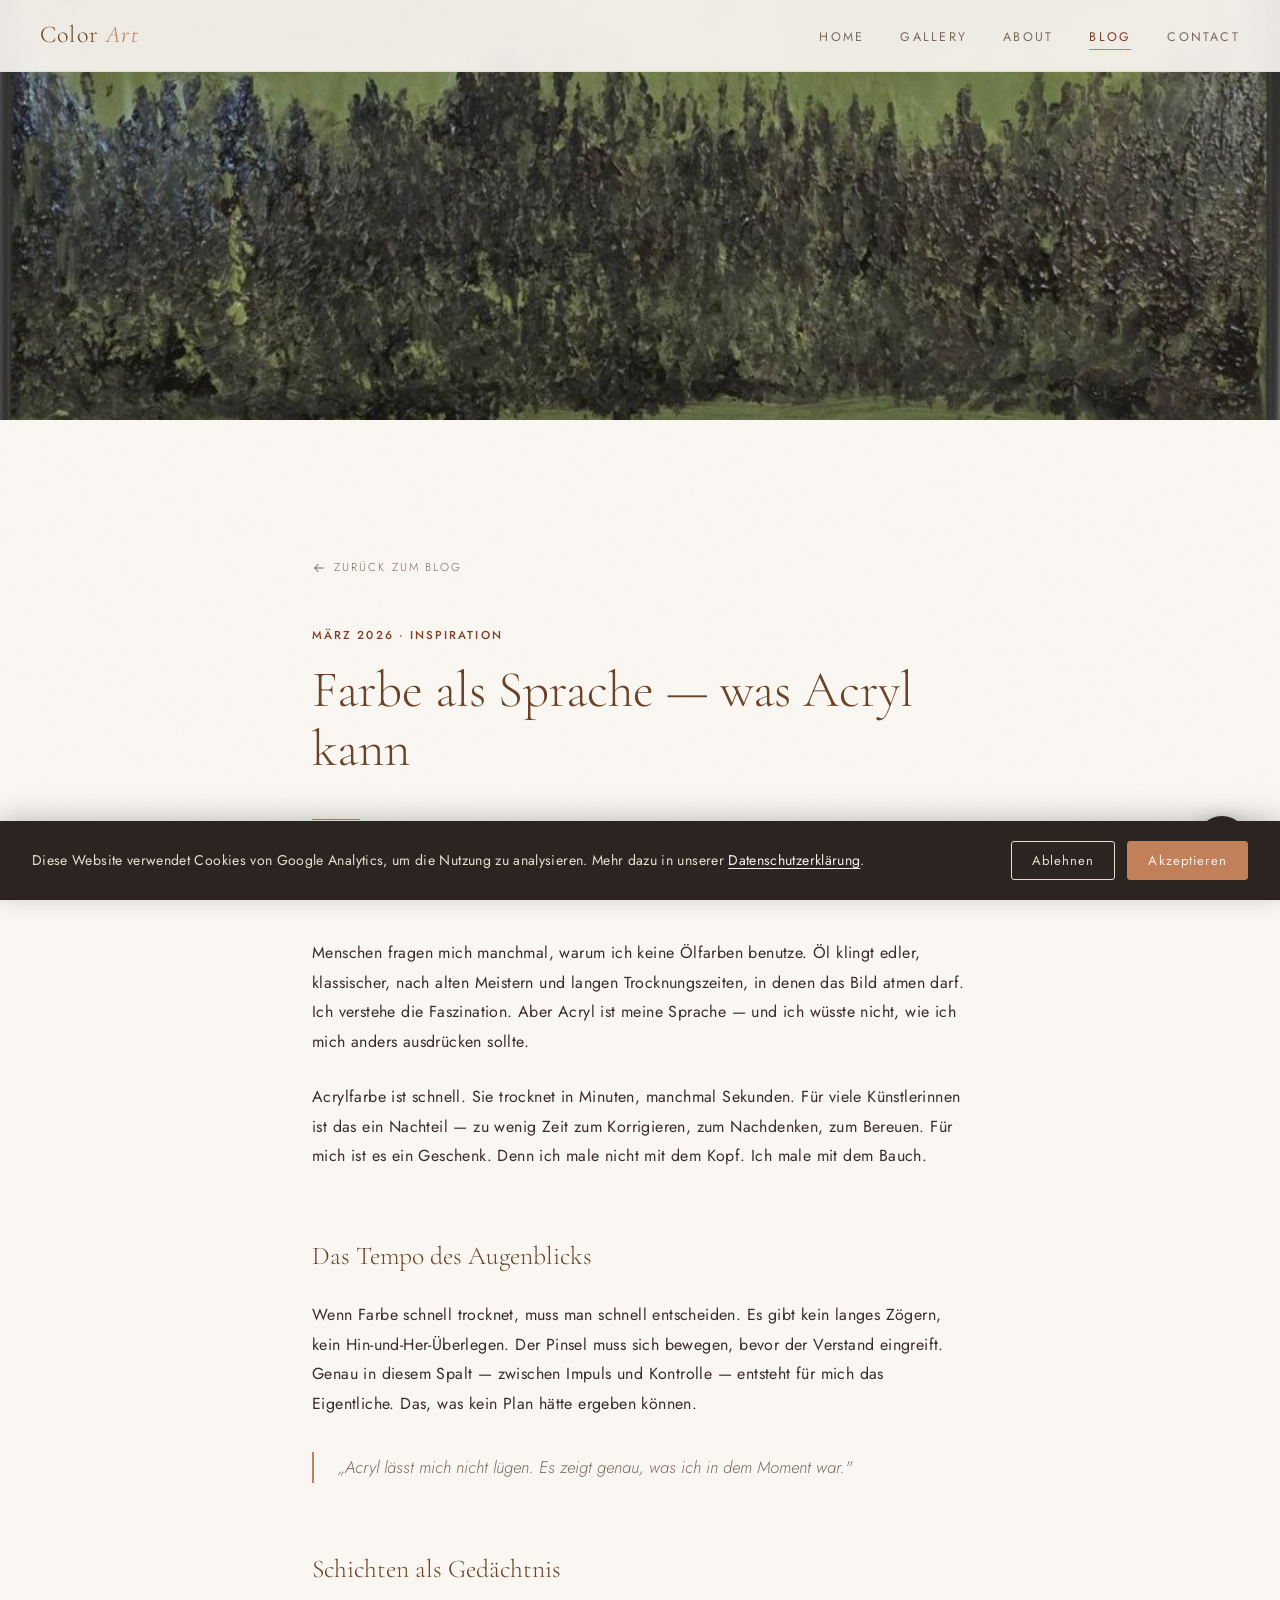
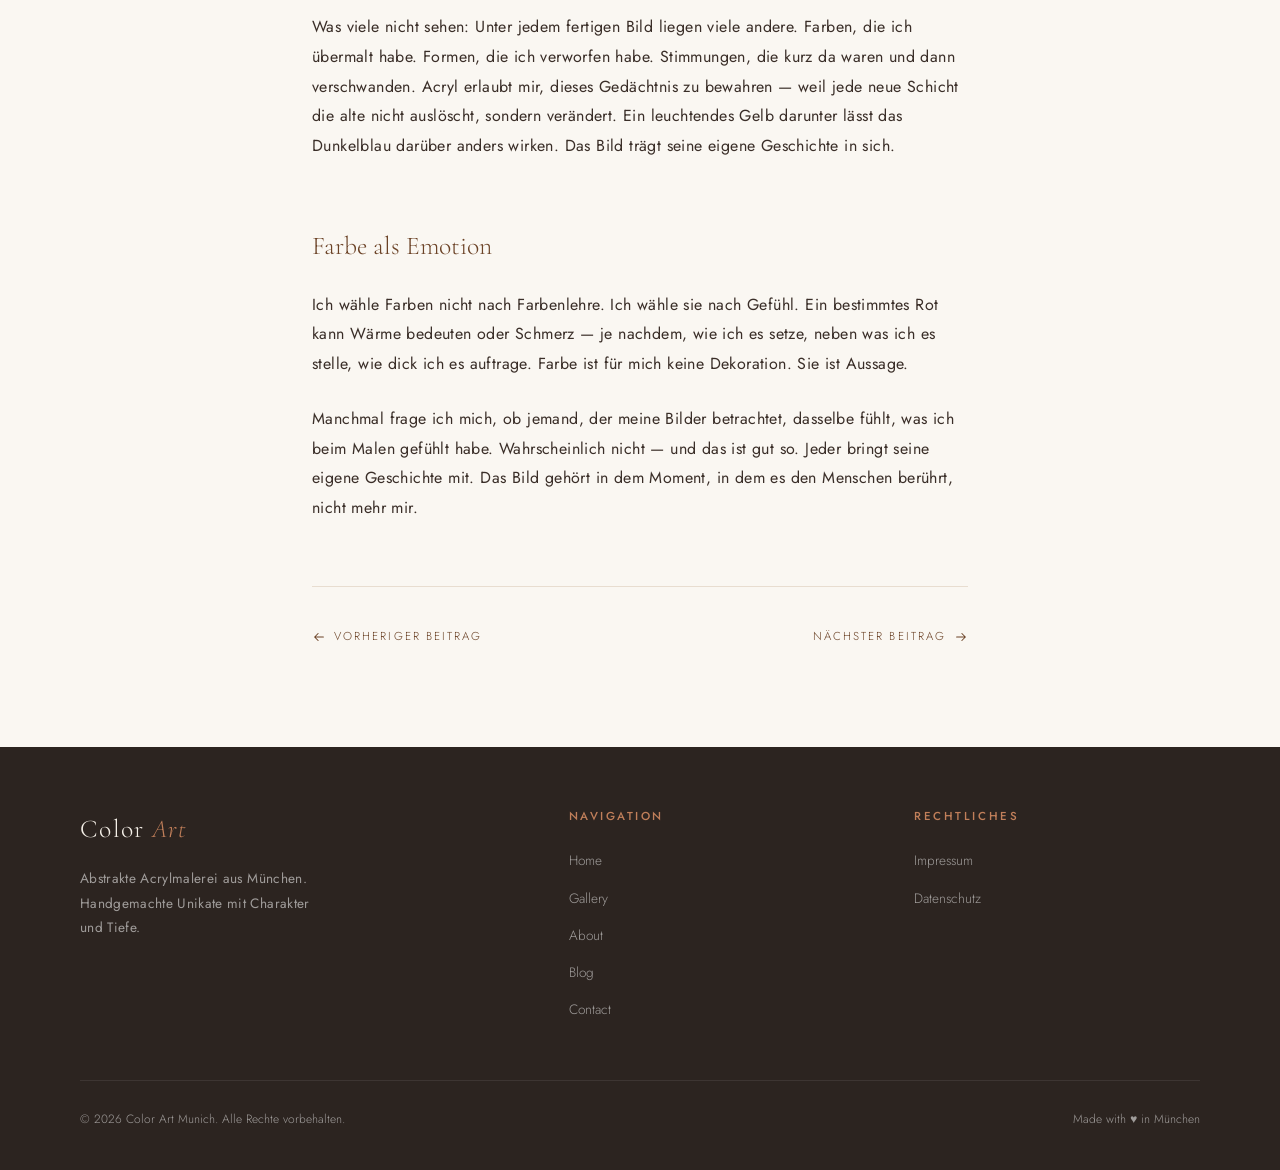
<file: blog/blog-post-2.html>
<!DOCTYPE html>
<html lang="de">
<head>
  <meta charset="UTF-8" />
  <meta name="viewport" content="width=device-width, initial-scale=1.0" />
  <title>Farbe als Sprache — was Acryl kann — Color Art Munich</title>
  <meta name="description" content="Acrylfarbe ist schnell, ehrlich und unberechenbar. Warum sie das perfekte Medium für intuitive, abstrakte Kunst ist." />
  <meta name="author" content="Color Art Munich" />
  <meta name="robots" content="index, follow" />
  <link rel="canonical" href="https://www.colorartmuc.com/blog-post-2.html" />
  <meta property="og:type" content="article" />
  <meta property="og:title" content="Farbe als Sprache — was Acryl kann — Color Art Munich" />
  <meta property="og:description" content="Acrylfarbe ist schnell, ehrlich und unberechenbar. Warum sie das perfekte Medium für intuitive abstrakte Kunst ist." />
  <meta property="og:url" content="https://www.colorartmuc.com/blog-post-2.html" />
  <meta property="og:image" content="https://www.colorartmuc.com/images/paintings/0003.jpg" />
  <link rel="stylesheet" href="../css/style.css" />
  <link rel="icon" type="image/png" href="../images/favicon.png">
  <style>
    .blog-post-hero { width: 100%; height: 420px; overflow: hidden; position: relative; }
    .blog-post-hero img { width: 100%; height: 100%; object-fit: cover; object-position: center; }
    .blog-post-wrap { max-width: 720px; margin: 0 auto; padding: 64px 32px 100px; }
    .blog-post-back {
      display: inline-flex; align-items: center; gap: 8px;
      font-family: 'Jost', sans-serif; font-size: 0.72rem;
      letter-spacing: 0.18em; text-transform: uppercase;
      color: var(--text-light); text-decoration: none;
      margin-bottom: 48px; transition: color 0.2s;
    }
    .blog-post-back:hover { color: var(--terracotta); }
    .blog-post-meta { font-family: 'Jost', sans-serif; font-size: 0.72rem; letter-spacing: 0.18em; text-transform: uppercase; color: var(--terracotta); margin-bottom: 16px; }
    .blog-post-title { font-family: 'Cormorant Garamond', serif; font-size: clamp(2rem, 5vw, 3.2rem); font-weight: 300; color: var(--umber); line-height: 1.15; margin-bottom: 40px; }
    .blog-post-divider { width: 48px; height: 1px; background: var(--terracotta); margin-bottom: 40px; }
    .blog-post-body { font-family: 'Jost', sans-serif; font-size: 1rem; line-height: 1.85; color: var(--text); }
    .blog-post-body p { margin-bottom: 1.6em; }
    .blog-post-body h2 { font-family: 'Cormorant Garamond', serif; font-size: 1.6rem; font-weight: 300; color: var(--umber); margin: 2.4em 0 0.8em; }
    .blog-post-body blockquote { border-left: 2px solid var(--terracotta); margin: 2em 0; padding: 0 0 0 24px; font-style: italic; color: var(--text-light); font-size: 1.05rem; }
    .lang-toggle { display: flex; gap: 8px; margin-bottom: 48px; }
    .lang-btn { font-family: 'Jost', sans-serif; font-size: 0.7rem; letter-spacing: 0.15em; text-transform: uppercase; padding: 6px 14px; border: 1px solid var(--sand); background: none; color: var(--text-light); cursor: pointer; transition: all 0.2s; }
    .lang-btn.active { background: var(--umber); color: var(--cream); border-color: var(--umber); }
    .lang-content { display: none; }
    .lang-content.active { display: block; }
    .blog-post-footer { margin-top: 64px; padding-top: 40px; border-top: 1px solid var(--sand); display: flex; justify-content: space-between; align-items: center; flex-wrap: wrap; gap: 16px; }
    .blog-post-footer a { display: inline-flex; align-items: center; gap: 8px; font-family: 'Jost', sans-serif; font-size: 0.72rem; letter-spacing: 0.18em; text-transform: uppercase; color: var(--umber); text-decoration: none; transition: color 0.2s; }
    .blog-post-footer a:hover { color: var(--terracotta); }
    @media (max-width: 768px) { .blog-post-hero { height: 260px; } .blog-post-wrap { padding: 40px 24px 80px; } }
  </style>
</head>
<body>

  <nav>
    <a href="../index.html" class="nav-logo">Color <span>Art</span></a>
    <ul class="nav-links" id="nav-links">
      <li><a href="../index.html">Home</a></li>
      <li><a href="../gallery.html">Gallery</a></li>
      <li><a href="../about.html">About</a></li>
      <li><a href="../blog.html" class="active">Blog</a></li>
      <li><a href="../contact.html">Contact</a></li>
    </ul>
    <button class="nav-hamburger" id="hamburger" aria-label="Menu">
      <span></span><span></span><span></span>
    </button>
  </nav>

  <div class="blog-post-hero">
    <img src="../images/paintings/0003.jpg" alt="Farbe als Sprache" />
  </div>

  <main>
    <div class="blog-post-wrap fade-in">

      <a href="../blog.html" class="blog-post-back">
        <svg width="14" height="14" viewBox="0 0 16 16" fill="none">
          <path d="M13 8H3M7 4l-4 4 4 4" stroke="currentColor" stroke-width="1.2" stroke-linecap="round" stroke-linejoin="round"/>
        </svg>
        Zurück zum Blog
      </a>

      <div class="blog-post-meta">März 2026 · Inspiration</div>
      <h1 class="blog-post-title">Farbe als Sprache — was Acryl kann</h1>
      <div class="blog-post-divider"></div>

      <div class="lang-toggle">
        <button class="lang-btn active" data-lang="de" onclick="setLang('de')">DE</button>
        <button class="lang-btn" data-lang="en" onclick="setLang('en')">EN</button>
      </div>

      <!-- DEUTSCH -->
      <div class="lang-content active" id="content-de">
        <div class="blog-post-body">
          <p>Menschen fragen mich manchmal, warum ich keine Ölfarben benutze. Öl klingt edler, klassischer, nach alten Meistern und langen Trocknungszeiten, in denen das Bild atmen darf. Ich verstehe die Faszination. Aber Acryl ist meine Sprache — und ich wüsste nicht, wie ich mich anders ausdrücken sollte.</p>

          <p>Acrylfarbe ist schnell. Sie trocknet in Minuten, manchmal Sekunden. Für viele Künstlerinnen ist das ein Nachteil — zu wenig Zeit zum Korrigieren, zum Nachdenken, zum Bereuen. Für mich ist es ein Geschenk. Denn ich male nicht mit dem Kopf. Ich male mit dem Bauch.</p>

          <h2>Das Tempo des Augenblicks</h2>
          <p>Wenn Farbe schnell trocknet, muss man schnell entscheiden. Es gibt kein langes Zögern, kein Hin-und-Her-Überlegen. Der Pinsel muss sich bewegen, bevor der Verstand eingreift. Genau in diesem Spalt — zwischen Impuls und Kontrolle — entsteht für mich das Eigentliche. Das, was kein Plan hätte ergeben können.</p>

          <blockquote>„Acryl lässt mich nicht lügen. Es zeigt genau, was ich in dem Moment war."</blockquote>

          <h2>Schichten als Gedächtnis</h2>
          <p>Was viele nicht sehen: Unter jedem fertigen Bild liegen viele andere. Farben, die ich übermalt habe. Formen, die ich verworfen habe. Stimmungen, die kurz da waren und dann verschwanden. Acryl erlaubt mir, dieses Gedächtnis zu bewahren — weil jede neue Schicht die alte nicht auslöscht, sondern verändert. Ein leuchtendes Gelb darunter lässt das Dunkelblau darüber anders wirken. Das Bild trägt seine eigene Geschichte in sich.</p>

          <h2>Farbe als Emotion</h2>
          <p>Ich wähle Farben nicht nach Farbenlehre. Ich wähle sie nach Gefühl. Ein bestimmtes Rot kann Wärme bedeuten oder Schmerz — je nachdem, wie ich es setze, neben was ich es stelle, wie dick ich es auftrage. Farbe ist für mich keine Dekoration. Sie ist Aussage.</p>

          <p>Manchmal frage ich mich, ob jemand, der meine Bilder betrachtet, dasselbe fühlt, was ich beim Malen gefühlt habe. Wahrscheinlich nicht — und das ist gut so. Jeder bringt seine eigene Geschichte mit. Das Bild gehört in dem Moment, in dem es den Menschen berührt, nicht mehr mir.</p>
        </div>
      </div>

      <!-- ENGLISH -->
      <div class="lang-content" id="content-en">
        <div class="blog-post-body">
          <p>People sometimes ask me why I don't use oil paints. Oil sounds more distinguished, more classical — old masters and long drying times in which the painting is allowed to breathe. I understand the fascination. But acrylic is my language, and I wouldn't know how to express myself any other way.</p>

          <p>Acrylic paint is fast. It dries in minutes, sometimes seconds. For many artists that's a disadvantage — too little time to correct, to think, to reconsider. For me it's a gift. Because I don't paint with my head. I paint with my gut.</p>

          <h2>The pace of the moment</h2>
          <p>When paint dries fast, you have to decide fast. There's no long hesitation, no back-and-forth deliberation. The brush has to move before the mind intervenes. It's exactly in this gap — between impulse and control — that the real thing happens for me. The thing no plan could have produced.</p>

          <blockquote>"Acrylic doesn't let me lie. It shows exactly who I was in that moment."</blockquote>

          <h2>Layers as memory</h2>
          <p>What many people don't see: beneath every finished painting lie many others. Colours I painted over. Shapes I abandoned. Moods that were briefly there and then disappeared. Acrylic allows me to preserve this memory — because each new layer doesn't erase the old one, it transforms it. A bright yellow beneath makes the dark blue above feel different. The painting carries its own history within it.</p>

          <h2>Colour as emotion</h2>
          <p>I don't choose colours according to colour theory. I choose them by feeling. A particular red can mean warmth or pain — depending on how I place it, what I set it next to, how thickly I apply it. Colour for me is not decoration. It is statement.</p>

          <p>Sometimes I wonder whether someone looking at my paintings feels what I felt while painting them. Probably not — and that's a good thing. Everyone brings their own story. The moment a painting touches someone, it no longer belongs to me.</p>
        </div>
      </div>

      <div class="blog-post-footer">
        <a href="blog-post-1.html">
          <svg width="14" height="14" viewBox="0 0 16 16" fill="none">
            <path d="M13 8H3M7 4l-4 4 4 4" stroke="currentColor" stroke-width="1.2" stroke-linecap="round" stroke-linejoin="round"/>
          </svg>
          Vorheriger Beitrag
        </a>
        <a href="blog-post-3.html">
          Nächster Beitrag
          <svg width="14" height="14" viewBox="0 0 16 16" fill="none">
            <path d="M3 8h10M9 4l4 4-4 4" stroke="currentColor" stroke-width="1.2" stroke-linecap="round" stroke-linejoin="round"/>
          </svg>
        </a>
      </div>

    </div>
  </main>

  <footer>
    <div class="footer-inner">
      <div class="footer-brand">
        <a href="../index.html" class="nav-logo">Color <span>Art</span></a>
        <p>Abstrakte Acrylmalerei aus München. Handgemachte Unikate mit Charakter und Tiefe.</p>
      </div>
      <div class="footer-col">
        <h4>Navigation</h4>
        <ul>
          <li><a href="../index.html">Home</a></li>
          <li><a href="../gallery.html">Gallery</a></li>
          <li><a href="../about.html">About</a></li>
          <li><a href="../blog.html">Blog</a></li>
          <li><a href="../contact.html">Contact</a></li>
        </ul>
      </div>
      <div class="footer-col">
        <h4>Rechtliches</h4>
        <ul>
          <li><a href="../impressum.html">Impressum</a></li>
          <li><a href="../datenschutz.html">Datenschutz</a></li>
        </ul>
      </div>
    </div>
    <div class="footer-bottom">
      <span>© 2026 Color Art Munich. Alle Rechte vorbehalten.</span>
      <span>Made with ♥ in München</span>
    </div>
  </footer>

  <script src="../js/main.js"></script>
  <script>
    function setLang(lang) {
      document.querySelectorAll('.lang-content').forEach(function(el) { el.classList.remove('active'); });
      document.querySelectorAll('.lang-btn').forEach(function(el) { el.classList.remove('active'); });
      document.getElementById('content-' + lang).classList.add('active');
      document.querySelector('[data-lang="' + lang + '"]').classList.add('active');
      localStorage.setItem('blog_lang', lang);
    }
    (function() {
      var saved = localStorage.getItem('blog_lang');
      if (saved && saved !== 'de') setLang(saved);
    })();
  </script>

  <a href="https://www.instagram.com/colorartmuc/" target="_blank" rel="noopener noreferrer" class="instagram-fab" aria-label="Instagram">
    <svg viewBox="0 0 24 24" fill="none" stroke="currentColor" stroke-width="1.6" stroke-linecap="round" stroke-linejoin="round">
      <rect x="2" y="2" width="20" height="20" rx="5" ry="5"/>
      <circle cx="12" cy="12" r="4"/>
      <circle cx="17.5" cy="6.5" r="0.8" fill="currentColor" stroke="none"/>
    </svg>
  </a>

  <!-- Google Analytics (only loads after cookie consent) -->
  <script>
    function loadGA() {
      if (document.getElementById("ga-script")) return;
      var s = document.createElement("script");
      s.id = "ga-script"; s.async = true;
      s.src = "https://www.googletagmanager.com/gtag/js?id=G-1E3LKK0V5W";
      document.head.appendChild(s);
      window.dataLayer = window.dataLayer || [];
      function gtag(){dataLayer.push(arguments);}
      window.gtag = gtag; gtag("js", new Date()); gtag("config", "G-1E3LKK0V5W");
    }
    (function() {
      var consent = localStorage.getItem("cookie_consent");
      if (consent === "accepted") loadGA();
      window.addEventListener("DOMContentLoaded", function() {
        var banner = document.getElementById("cookie-banner");
        if (!banner) return;
        if (!consent) setTimeout(function() { banner.classList.add("visible"); }, 800);
        document.getElementById("cookie-accept").addEventListener("click", function() {
          localStorage.setItem("cookie_consent", "accepted");
          banner.classList.remove("visible"); loadGA();
        });
        document.getElementById("cookie-decline").addEventListener("click", function() {
          localStorage.setItem("cookie_consent", "declined");
          banner.classList.remove("visible");
        });
      });
    })();
  </script>
  <div class="cookie-banner" id="cookie-banner">
    <p>Diese Website verwendet Cookies von Google Analytics, um die Nutzung zu analysieren. Mehr dazu in unserer <a href="../datenschutz.html">Datenschutzerklärung</a>.</p>
    <div class="cookie-actions">
      <button class="cookie-btn cookie-btn-decline" id="cookie-decline">Ablehnen</button>
      <button class="cookie-btn cookie-btn-accept" id="cookie-accept">Akzeptieren</button>
    </div>
  </div>

</body>
</html>
</file>
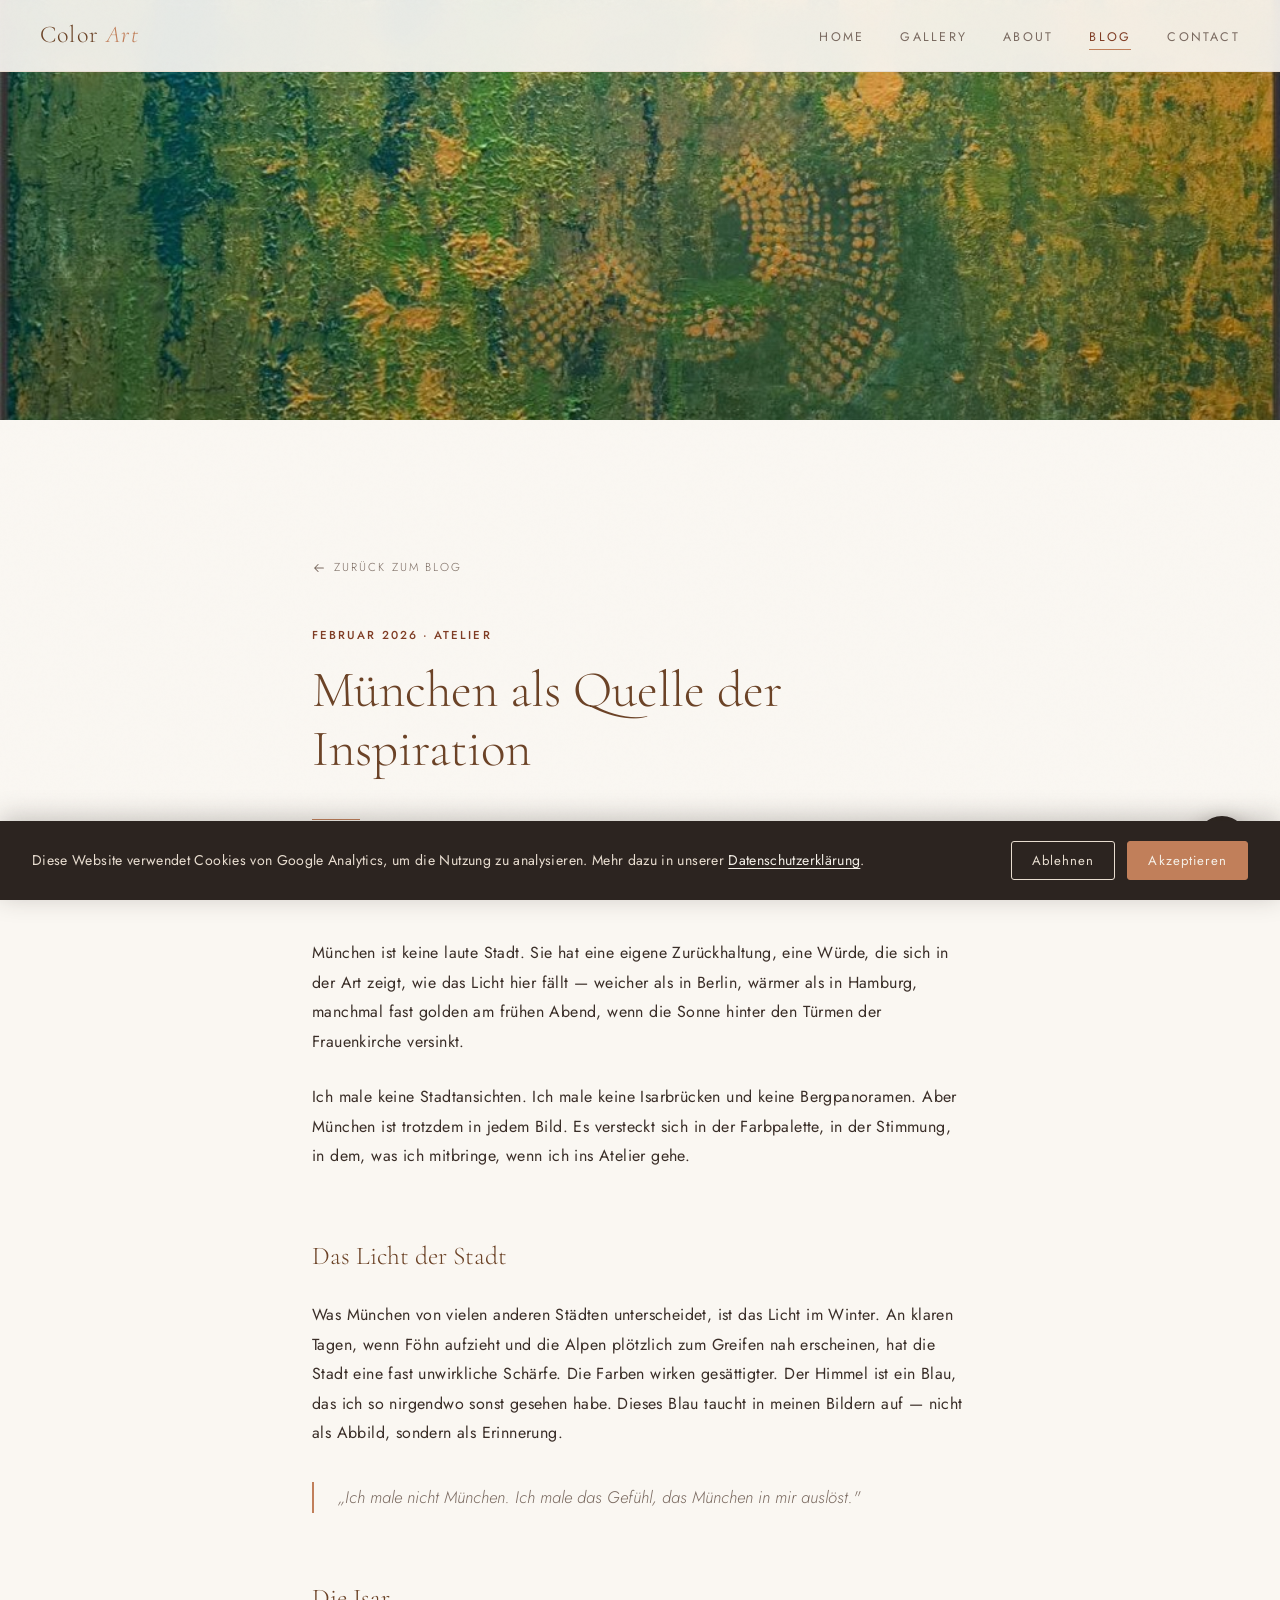
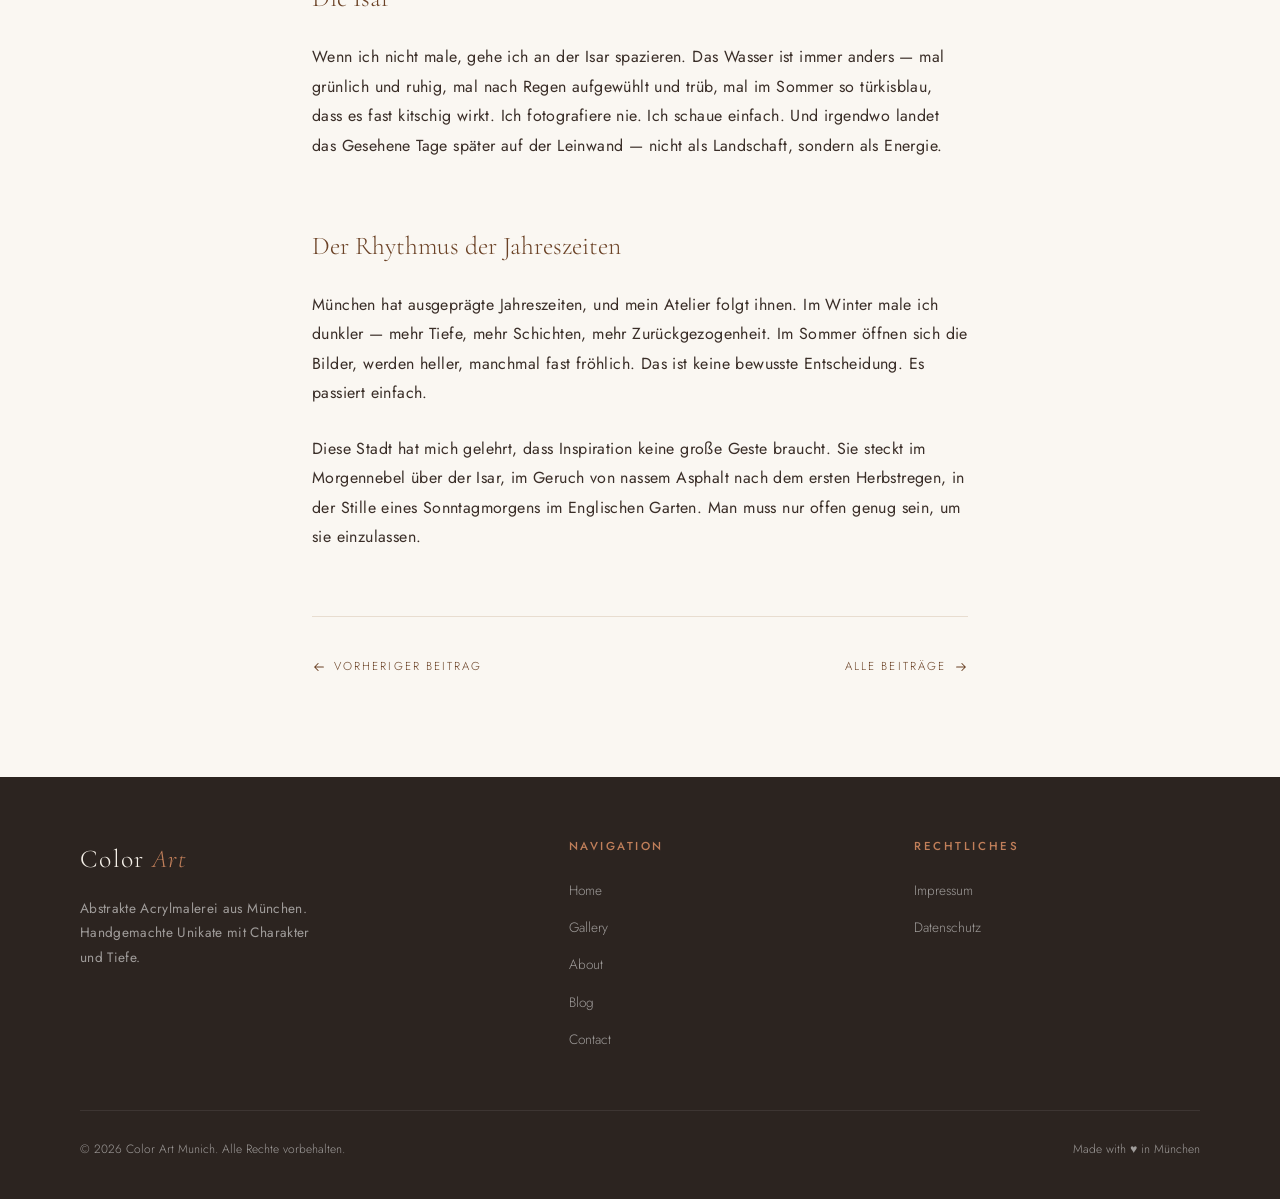
<file: blog/blog-post-3.html>
<!DOCTYPE html>
<html lang="de">
<head>
  <meta charset="UTF-8" />
  <meta name="viewport" content="width=device-width, initial-scale=1.0" />
  <title>München als Quelle der Inspiration — Color Art Munich</title>
  <meta name="description" content="Von der Isar bis zu den Alpen — wie München als Stadt mit seinen Farben, Lichtstimmungen und Rhythmen in meine abstrakten Bilder einfließt." />
  <meta name="author" content="Color Art Munich" />
  <meta name="robots" content="index, follow" />
  <link rel="canonical" href="https://www.colorartmuc.com/blog-post-3.html" />
  <meta property="og:type" content="article" />
  <meta property="og:title" content="München als Quelle der Inspiration — Color Art Munich" />
  <meta property="og:description" content="Von der Isar bis zu den Alpen — wie München in meine abstrakten Bilder einfließt." />
  <meta property="og:url" content="https://www.colorartmuc.com/blog-post-3.html" />
  <meta property="og:image" content="https://www.colorartmuc.com/images/paintings/0008.jpg" />
  <link rel="stylesheet" href="../css/style.css" />
  <link rel="icon" type="image/png" href="../images/favicon.png">
  <style>
    .blog-post-hero { width: 100%; height: 420px; overflow: hidden; position: relative; }
    .blog-post-hero img { width: 100%; height: 100%; object-fit: cover; object-position: center; }
    .blog-post-wrap { max-width: 720px; margin: 0 auto; padding: 64px 32px 100px; }
    .blog-post-back { display: inline-flex; align-items: center; gap: 8px; font-family: 'Jost', sans-serif; font-size: 0.72rem; letter-spacing: 0.18em; text-transform: uppercase; color: var(--text-light); text-decoration: none; margin-bottom: 48px; transition: color 0.2s; }
    .blog-post-back:hover { color: var(--terracotta); }
    .blog-post-meta { font-family: 'Jost', sans-serif; font-size: 0.72rem; letter-spacing: 0.18em; text-transform: uppercase; color: var(--terracotta); margin-bottom: 16px; }
    .blog-post-title { font-family: 'Cormorant Garamond', serif; font-size: clamp(2rem, 5vw, 3.2rem); font-weight: 300; color: var(--umber); line-height: 1.15; margin-bottom: 40px; }
    .blog-post-divider { width: 48px; height: 1px; background: var(--terracotta); margin-bottom: 40px; }
    .blog-post-body { font-family: 'Jost', sans-serif; font-size: 1rem; line-height: 1.85; color: var(--text); }
    .blog-post-body p { margin-bottom: 1.6em; }
    .blog-post-body h2 { font-family: 'Cormorant Garamond', serif; font-size: 1.6rem; font-weight: 300; color: var(--umber); margin: 2.4em 0 0.8em; }
    .blog-post-body blockquote { border-left: 2px solid var(--terracotta); margin: 2em 0; padding: 0 0 0 24px; font-style: italic; color: var(--text-light); font-size: 1.05rem; }
    .lang-toggle { display: flex; gap: 8px; margin-bottom: 48px; }
    .lang-btn { font-family: 'Jost', sans-serif; font-size: 0.7rem; letter-spacing: 0.15em; text-transform: uppercase; padding: 6px 14px; border: 1px solid var(--sand); background: none; color: var(--text-light); cursor: pointer; transition: all 0.2s; }
    .lang-btn.active { background: var(--umber); color: var(--cream); border-color: var(--umber); }
    .lang-content { display: none; }
    .lang-content.active { display: block; }
    .blog-post-footer { margin-top: 64px; padding-top: 40px; border-top: 1px solid var(--sand); display: flex; justify-content: space-between; align-items: center; flex-wrap: wrap; gap: 16px; }
    .blog-post-footer a { display: inline-flex; align-items: center; gap: 8px; font-family: 'Jost', sans-serif; font-size: 0.72rem; letter-spacing: 0.18em; text-transform: uppercase; color: var(--umber); text-decoration: none; transition: color 0.2s; }
    .blog-post-footer a:hover { color: var(--terracotta); }
    @media (max-width: 768px) { .blog-post-hero { height: 260px; } .blog-post-wrap { padding: 40px 24px 80px; } }
  </style>
</head>
<body>

  <nav>
    <a href="../index.html" class="nav-logo">Color <span>Art</span></a>
    <ul class="nav-links" id="nav-links">
      <li><a href="../index.html">Home</a></li>
      <li><a href="../gallery.html">Gallery</a></li>
      <li><a href="../about.html">About</a></li>
      <li><a href="../blog.html" class="active">Blog</a></li>
      <li><a href="../contact.html">Contact</a></li>
    </ul>
    <button class="nav-hamburger" id="hamburger" aria-label="Menu">
      <span></span><span></span><span></span>
    </button>
  </nav>

  <div class="blog-post-hero">
    <img src="../images/paintings/0008.jpg" alt="München als Inspiration" />
  </div>

  <main>
    <div class="blog-post-wrap fade-in">

      <a href="../blog.html" class="blog-post-back">
        <svg width="14" height="14" viewBox="0 0 16 16" fill="none">
          <path d="M13 8H3M7 4l-4 4 4 4" stroke="currentColor" stroke-width="1.2" stroke-linecap="round" stroke-linejoin="round"/>
        </svg>
        Zurück zum Blog
      </a>

      <div class="blog-post-meta">Februar 2026 · Atelier</div>
      <h1 class="blog-post-title">München als Quelle der Inspiration</h1>
      <div class="blog-post-divider"></div>

      <div class="lang-toggle">
        <button class="lang-btn active" data-lang="de" onclick="setLang('de')">DE</button>
        <button class="lang-btn" data-lang="en" onclick="setLang('en')">EN</button>
      </div>

      <!-- DEUTSCH -->
      <div class="lang-content active" id="content-de">
        <div class="blog-post-body">
          <p>München ist keine laute Stadt. Sie hat eine eigene Zurückhaltung, eine Würde, die sich in der Art zeigt, wie das Licht hier fällt — weicher als in Berlin, wärmer als in Hamburg, manchmal fast golden am frühen Abend, wenn die Sonne hinter den Türmen der Frauenkirche versinkt.</p>

          <p>Ich male keine Stadtansichten. Ich male keine Isarbrücken und keine Bergpanoramen. Aber München ist trotzdem in jedem Bild. Es versteckt sich in der Farbpalette, in der Stimmung, in dem, was ich mitbringe, wenn ich ins Atelier gehe.</p>

          <h2>Das Licht der Stadt</h2>
          <p>Was München von vielen anderen Städten unterscheidet, ist das Licht im Winter. An klaren Tagen, wenn Föhn aufzieht und die Alpen plötzlich zum Greifen nah erscheinen, hat die Stadt eine fast unwirkliche Schärfe. Die Farben wirken gesättigter. Der Himmel ist ein Blau, das ich so nirgendwo sonst gesehen habe. Dieses Blau taucht in meinen Bildern auf — nicht als Abbild, sondern als Erinnerung.</p>

          <blockquote>„Ich male nicht München. Ich male das Gefühl, das München in mir auslöst."</blockquote>

          <h2>Die Isar</h2>
          <p>Wenn ich nicht male, gehe ich an der Isar spazieren. Das Wasser ist immer anders — mal grünlich und ruhig, mal nach Regen aufgewühlt und trüb, mal im Sommer so türkisblau, dass es fast kitschig wirkt. Ich fotografiere nie. Ich schaue einfach. Und irgendwo landet das Gesehene Tage später auf der Leinwand — nicht als Landschaft, sondern als Energie.</p>

          <h2>Der Rhythmus der Jahreszeiten</h2>
          <p>München hat ausgeprägte Jahreszeiten, und mein Atelier folgt ihnen. Im Winter male ich dunkler — mehr Tiefe, mehr Schichten, mehr Zurückgezogenheit. Im Sommer öffnen sich die Bilder, werden heller, manchmal fast fröhlich. Das ist keine bewusste Entscheidung. Es passiert einfach.</p>

          <p>Diese Stadt hat mich gelehrt, dass Inspiration keine große Geste braucht. Sie steckt im Morgennebel über der Isar, im Geruch von nassem Asphalt nach dem ersten Herbstregen, in der Stille eines Sonntagmorgens im Englischen Garten. Man muss nur offen genug sein, um sie einzulassen.</p>
        </div>
      </div>

      <!-- ENGLISH -->
      <div class="lang-content" id="content-en">
        <div class="blog-post-body">
          <p>Munich is not a loud city. It has its own restraint, a dignity that shows itself in the way light falls here — softer than in Berlin, warmer than in Hamburg, sometimes almost golden in the early evening when the sun sinks behind the towers of the Frauenkirche.</p>

          <p>I don't paint cityscapes. I don't paint Isar bridges or mountain panoramas. But Munich is in every painting regardless. It hides in the colour palette, in the mood, in what I bring with me when I walk into the studio.</p>

          <h2>The light of the city</h2>
          <p>What sets Munich apart from many other cities is the winter light. On clear days when the Föhn wind comes in and the Alps suddenly seem close enough to touch, the city has an almost unreal sharpness. Colours appear more saturated. The sky is a blue I've never seen anywhere else. That blue shows up in my paintings — not as a depiction, but as a memory.</p>

          <blockquote>"I don't paint Munich. I paint the feeling that Munich stirs in me."</blockquote>

          <h2>The Isar</h2>
          <p>When I'm not painting, I walk along the Isar. The water is always different — sometimes greenish and calm, sometimes churned up and murky after rain, sometimes in summer so turquoise it almost seems kitsch. I never photograph it. I simply look. And somehow, days later, what I saw lands on the canvas — not as landscape, but as energy.</p>

          <h2>The rhythm of the seasons</h2>
          <p>Munich has distinct seasons, and my studio follows them. In winter I paint darker — more depth, more layers, more withdrawal. In summer the paintings open up, become lighter, sometimes almost joyful. That's not a conscious decision. It just happens.</p>

          <p>This city has taught me that inspiration needs no grand gesture. It lives in the morning mist over the Isar, in the smell of wet asphalt after the first autumn rain, in the silence of a Sunday morning in the English Garden. You just have to be open enough to let it in.</p>
        </div>
      </div>

      <div class="blog-post-footer">
        <a href="blog-post-2.html">
          <svg width="14" height="14" viewBox="0 0 16 16" fill="none">
            <path d="M13 8H3M7 4l-4 4 4 4" stroke="currentColor" stroke-width="1.2" stroke-linecap="round" stroke-linejoin="round"/>
          </svg>
          Vorheriger Beitrag
        </a>
        <a href="../blog.html">
          Alle Beiträge
          <svg width="14" height="14" viewBox="0 0 16 16" fill="none">
            <path d="M3 8h10M9 4l4 4-4 4" stroke="currentColor" stroke-width="1.2" stroke-linecap="round" stroke-linejoin="round"/>
          </svg>
        </a>
      </div>

    </div>
  </main>

  <footer>
    <div class="footer-inner">
      <div class="footer-brand">
        <a href="../index.html" class="nav-logo">Color <span>Art</span></a>
        <p>Abstrakte Acrylmalerei aus München. Handgemachte Unikate mit Charakter und Tiefe.</p>
      </div>
      <div class="footer-col">
        <h4>Navigation</h4>
        <ul>
          <li><a href="../index.html">Home</a></li>
          <li><a href="../gallery.html">Gallery</a></li>
          <li><a href="../about.html">About</a></li>
          <li><a href="../blog.html">Blog</a></li>
          <li><a href="../contact.html">Contact</a></li>
        </ul>
      </div>
      <div class="footer-col">
        <h4>Rechtliches</h4>
        <ul>
          <li><a href="../impressum.html">Impressum</a></li>
          <li><a href="../datenschutz.html">Datenschutz</a></li>
        </ul>
      </div>
    </div>
    <div class="footer-bottom">
      <span>© 2026 Color Art Munich. Alle Rechte vorbehalten.</span>
      <span>Made with ♥ in München</span>
    </div>
  </footer>

  <script src="../js/main.js"></script>
  <script>
    function setLang(lang) {
      document.querySelectorAll('.lang-content').forEach(function(el) { el.classList.remove('active'); });
      document.querySelectorAll('.lang-btn').forEach(function(el) { el.classList.remove('active'); });
      document.getElementById('content-' + lang).classList.add('active');
      document.querySelector('[data-lang="' + lang + '"]').classList.add('active');
      localStorage.setItem('blog_lang', lang);
    }
    (function() {
      var saved = localStorage.getItem('blog_lang');
      if (saved && saved !== 'de') setLang(saved);
    })();
  </script>

  <a href="https://www.instagram.com/colorartmuc/" target="_blank" rel="noopener noreferrer" class="instagram-fab" aria-label="Instagram">
    <svg viewBox="0 0 24 24" fill="none" stroke="currentColor" stroke-width="1.6" stroke-linecap="round" stroke-linejoin="round">
      <rect x="2" y="2" width="20" height="20" rx="5" ry="5"/>
      <circle cx="12" cy="12" r="4"/>
      <circle cx="17.5" cy="6.5" r="0.8" fill="currentColor" stroke="none"/>
    </svg>
  </a>

  <!-- Google Analytics (only loads after cookie consent) -->
  <script>
    function loadGA() {
      if (document.getElementById("ga-script")) return;
      var s = document.createElement("script");
      s.id = "ga-script"; s.async = true;
      s.src = "https://www.googletagmanager.com/gtag/js?id=G-1E3LKK0V5W";
      document.head.appendChild(s);
      window.dataLayer = window.dataLayer || [];
      function gtag(){dataLayer.push(arguments);}
      window.gtag = gtag; gtag("js", new Date()); gtag("config", "G-1E3LKK0V5W");
    }
    (function() {
      var consent = localStorage.getItem("cookie_consent");
      if (consent === "accepted") loadGA();
      window.addEventListener("DOMContentLoaded", function() {
        var banner = document.getElementById("cookie-banner");
        if (!banner) return;
        if (!consent) setTimeout(function() { banner.classList.add("visible"); }, 800);
        document.getElementById("cookie-accept").addEventListener("click", function() {
          localStorage.setItem("cookie_consent", "accepted");
          banner.classList.remove("visible"); loadGA();
        });
        document.getElementById("cookie-decline").addEventListener("click", function() {
          localStorage.setItem("cookie_consent", "declined");
          banner.classList.remove("visible");
        });
      });
    })();
  </script>
  <div class="cookie-banner" id="cookie-banner">
    <p>Diese Website verwendet Cookies von Google Analytics, um die Nutzung zu analysieren. Mehr dazu in unserer <a href="../datenschutz.html">Datenschutzerklärung</a>.</p>
    <div class="cookie-actions">
      <button class="cookie-btn cookie-btn-decline" id="cookie-decline">Ablehnen</button>
      <button class="cookie-btn cookie-btn-accept" id="cookie-accept">Akzeptieren</button>
    </div>
  </div>

</body>
</html>
</file>
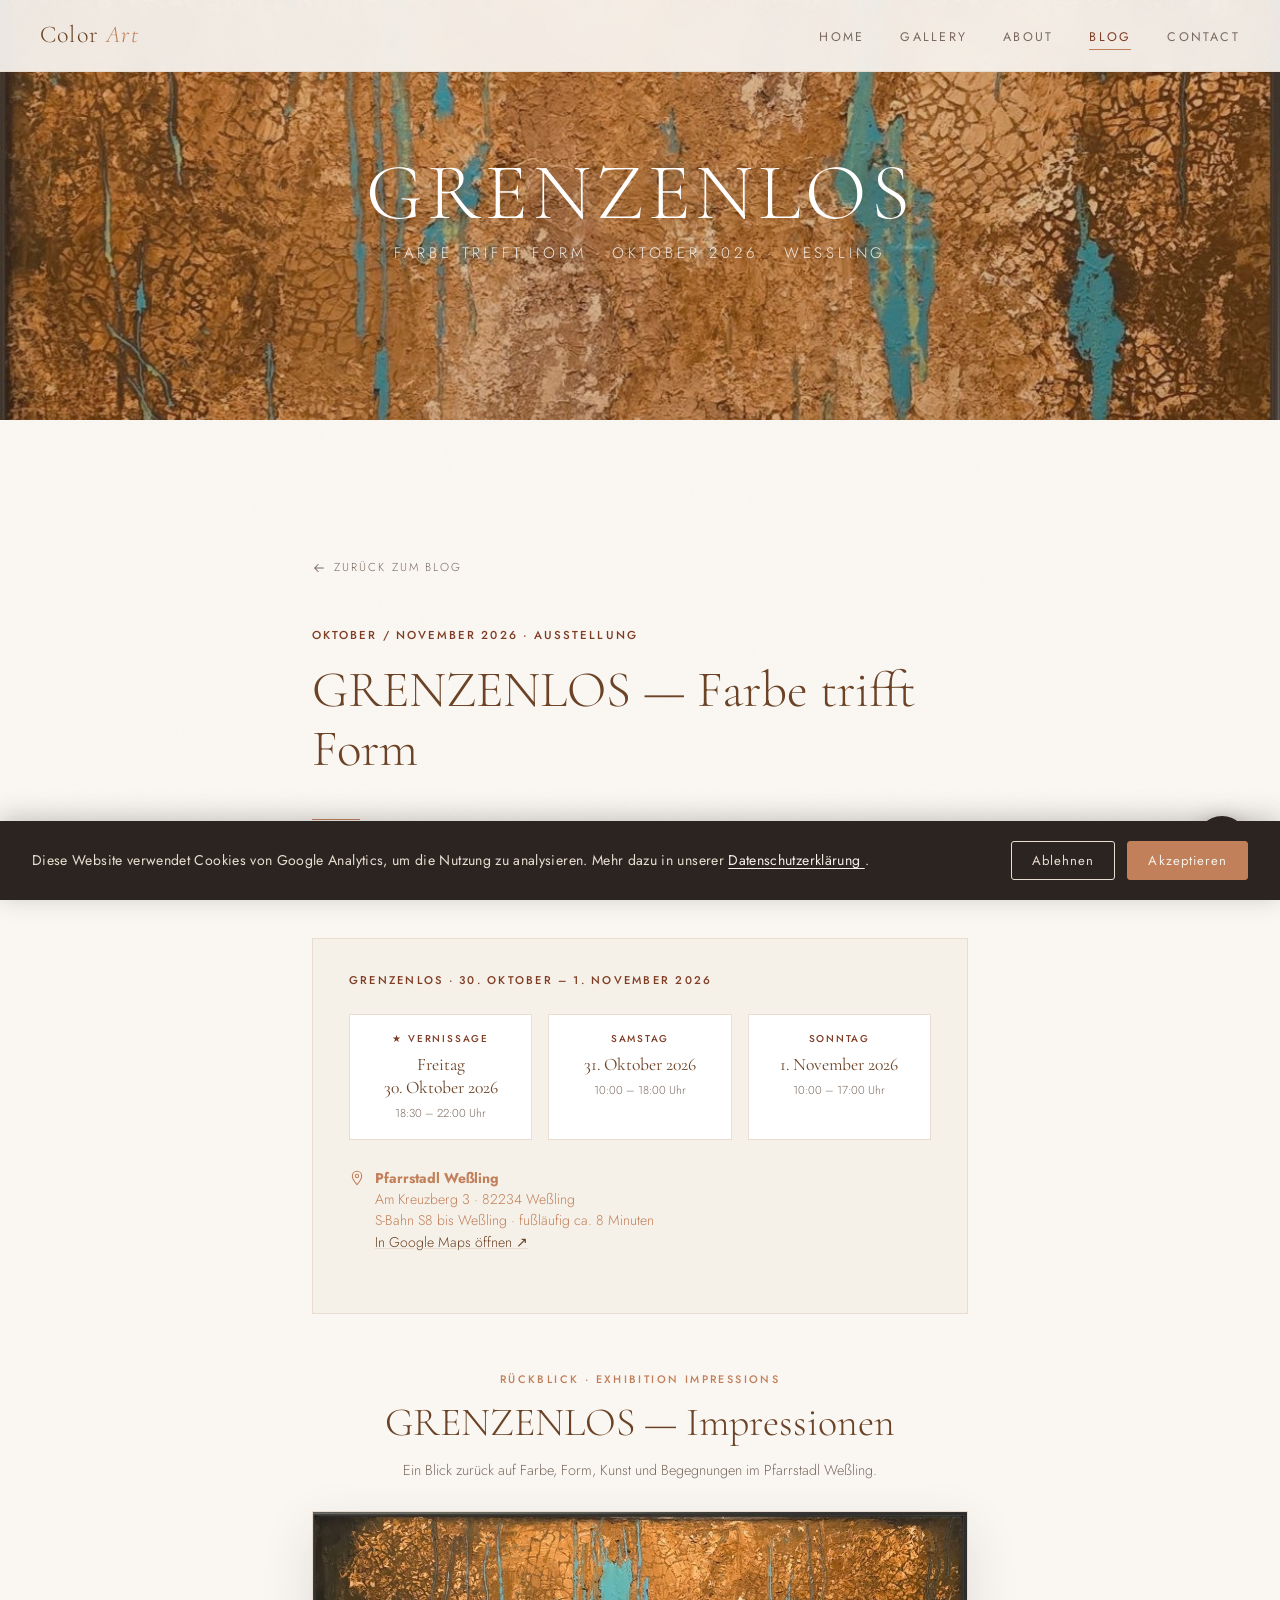
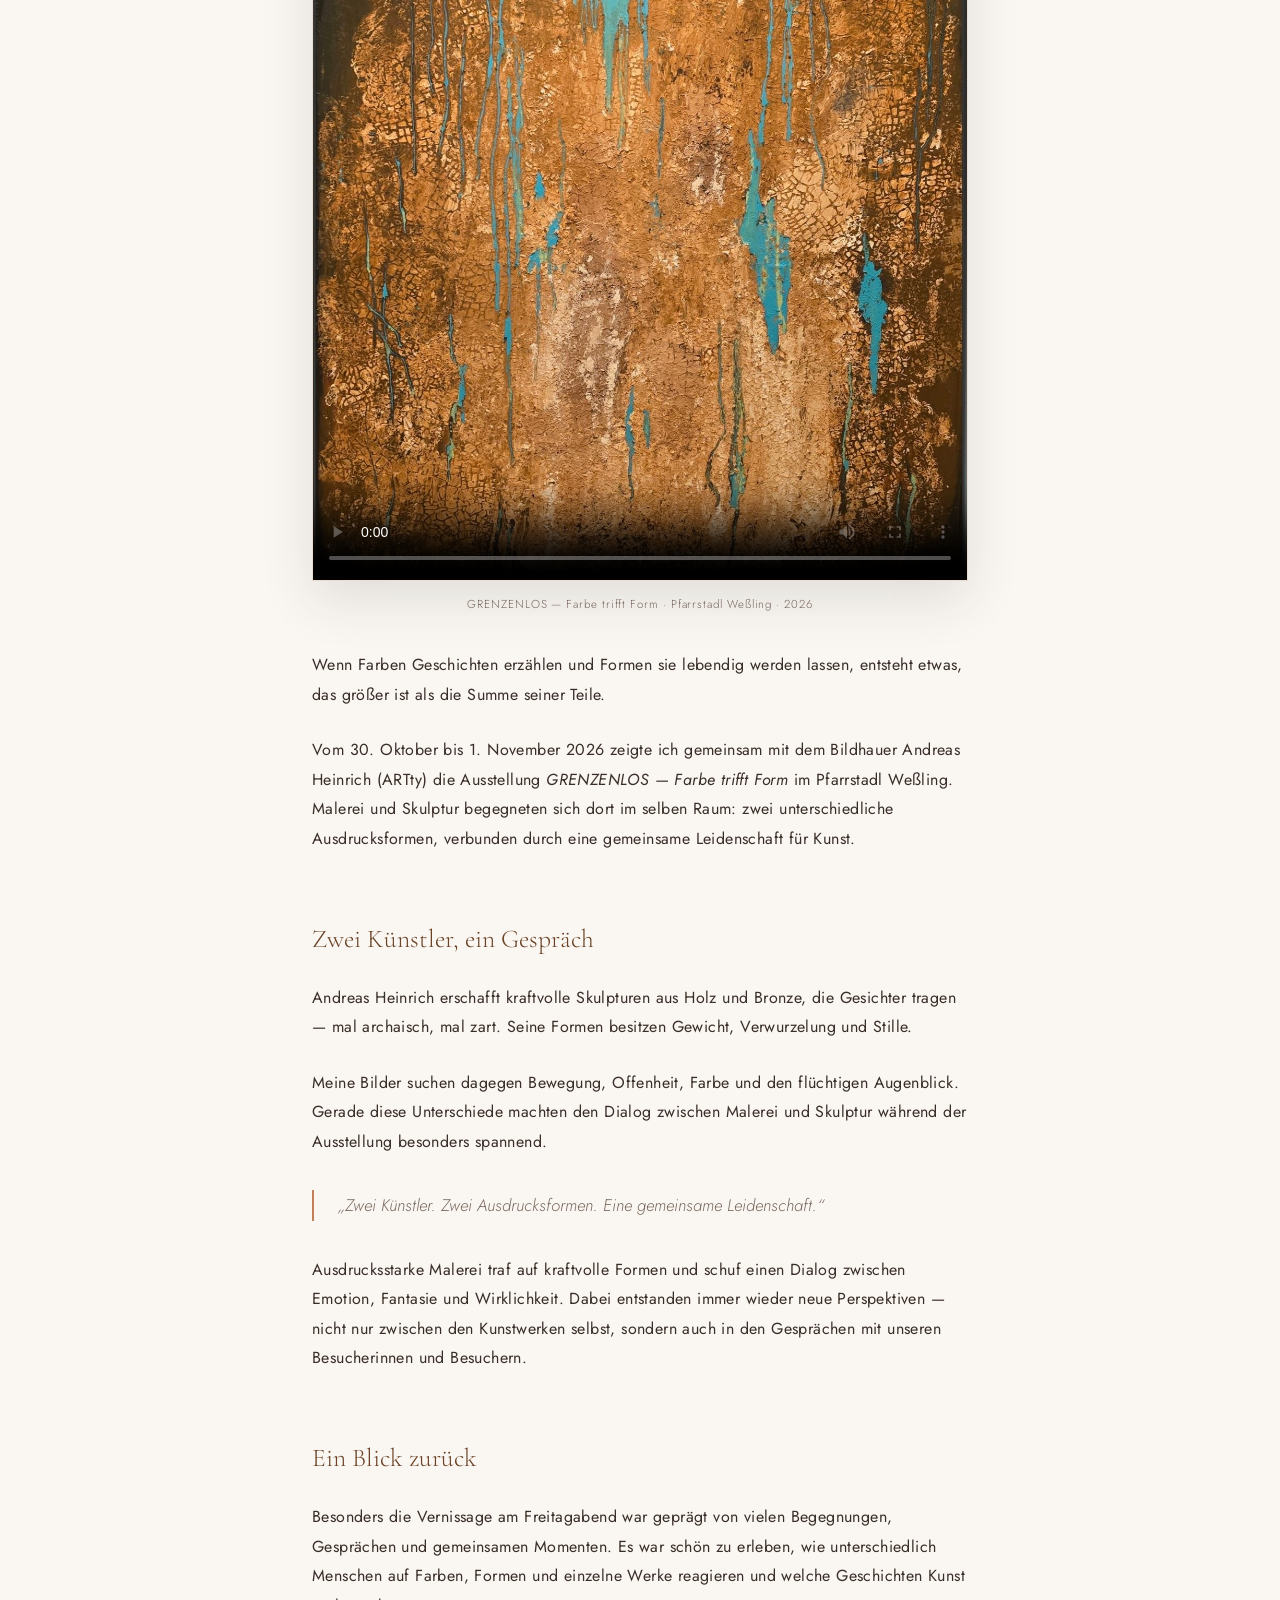
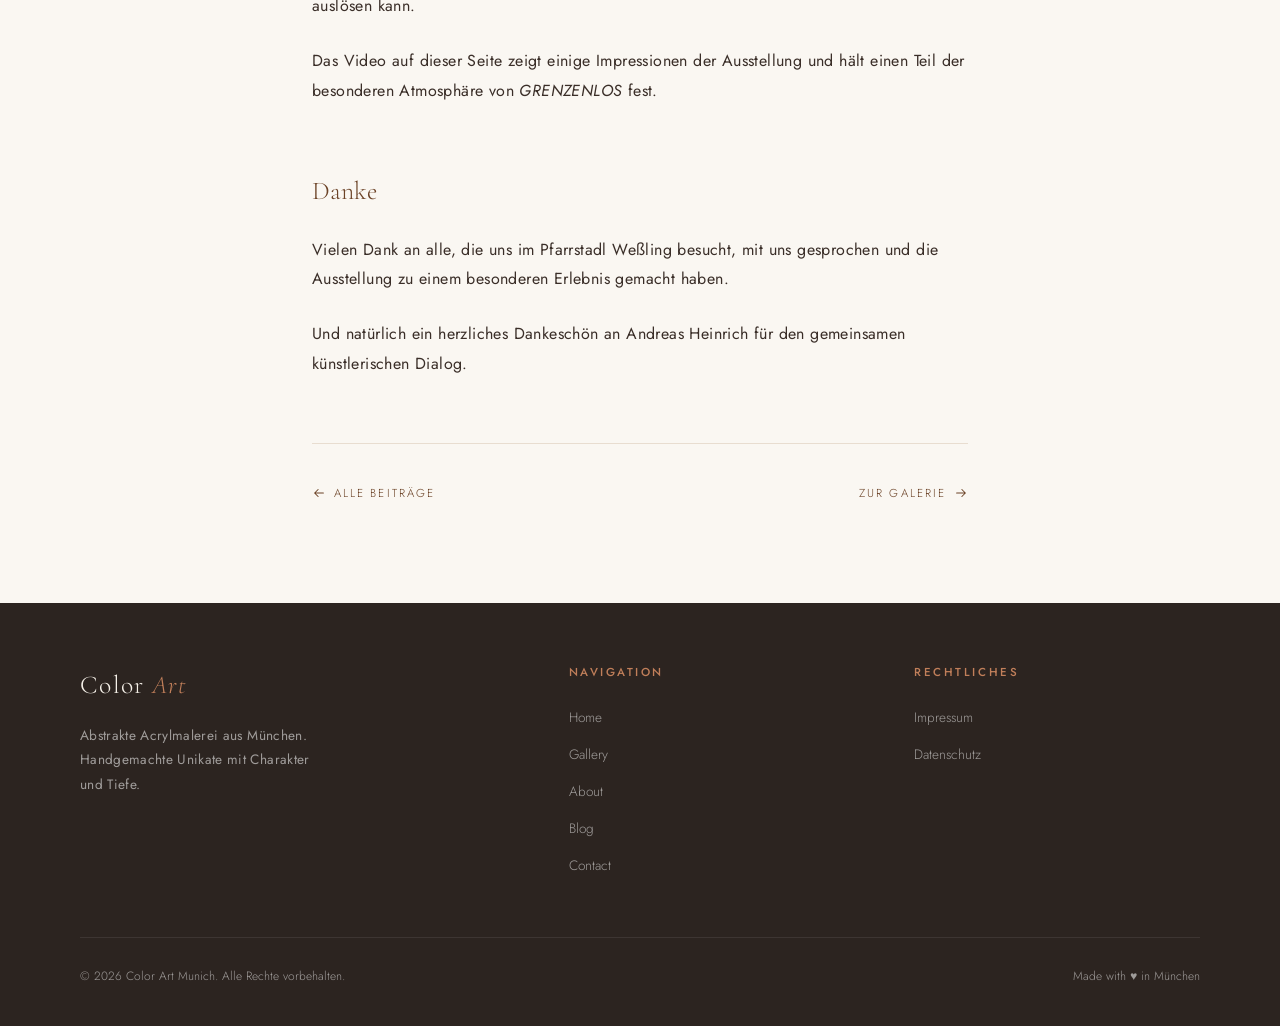
<file: blog/blog-post-4.html>
<!DOCTYPE html>
<html lang="de">
<head>
  <meta charset="UTF-8" />
  <meta name="viewport" content="width=device-width, initial-scale=1.0" />

  <title>GRENZENLOS — Farbe trifft Form | Rückblick 2026 | Color Art Munich</title>

  <meta
    name="description"
    content="Rückblick auf GRENZENLOS — Farbe trifft Form: Malerei von Alexandra Wedl und Skulpturen von Andreas Heinrich im Pfarrstadl Weßling, 30. Oktober bis 1. November 2026."
  />

  <meta name="author" content="Color Art Munich" />
  <meta name="robots" content="index, follow" />

  <link
    rel="canonical"
    href="https://www.colorartmuc.com/blog/blog-post-4.html"
  />

  <!-- Open Graph -->
  <meta property="og:type" content="article" />

  <meta
    property="og:title"
    content="GRENZENLOS — Farbe trifft Form | Rückblick 2026"
  />

  <meta
    property="og:description"
    content="Ein Rückblick auf GRENZENLOS — Malerei und Skulptur im Dialog im Pfarrstadl Weßling."
  />

  <meta
    property="og:url"
    content="https://www.colorartmuc.com/blog/blog-post-4.html"
  />

  <meta
    property="og:image"
    content="https://www.colorartmuc.com/images/paintings/0087.jpg"
  />

  <meta property="og:site_name" content="Color Art Munich" />
  <meta property="og:locale" content="de_DE" />

  <link rel="stylesheet" href="../css/style.css" />
  <link rel="icon" type="image/png" href="../images/favicon.png" />

  <style>

    /* =========================================================
       HERO
       ========================================================= */

    .blog-post-hero {
      width: 100%;
      height: 420px;
      overflow: hidden;
      position: relative;
      background: var(--umber);

      display: flex;
      align-items: center;
      justify-content: center;
    }

    .blog-post-hero img {
      width: 100%;
      height: 100%;
      object-fit: cover;
      object-position: center;
      opacity: 0.75;
    }

    .blog-post-hero-overlay {
      position: absolute;
      inset: 0;

      display: flex;
      flex-direction: column;
      align-items: center;
      justify-content: center;

      text-align: center;
      padding: 24px;
    }

    .blog-post-hero-overlay .event-title {
      font-family: 'Cormorant Garamond', serif;
      font-size: clamp(2.8rem, 8vw, 5rem);
      font-weight: 300;
      color: #fff;
      letter-spacing: 0.06em;
      line-height: 1;
      margin-bottom: 8px;
      text-shadow: 0 2px 20px rgba(0, 0, 0, 0.4);
    }

    .blog-post-hero-overlay .event-sub {
      font-family: 'Jost', sans-serif;
      font-size: clamp(0.75rem, 2vw, 0.95rem);
      letter-spacing: 0.25em;
      text-transform: uppercase;
      color: rgba(255, 255, 255, 0.85);
      text-shadow: 0 1px 8px rgba(0, 0, 0, 0.4);
    }


    /* =========================================================
       BLOG
       ========================================================= */

    .blog-post-wrap {
      max-width: 720px;
      margin: 0 auto;
      padding: 64px 32px 100px;
    }

    .blog-post-back {
      display: inline-flex;
      align-items: center;
      gap: 8px;

      font-family: 'Jost', sans-serif;
      font-size: 0.72rem;
      letter-spacing: 0.18em;
      text-transform: uppercase;

      color: var(--text-light);
      text-decoration: none;

      margin-bottom: 48px;

      transition: color 0.2s;
    }

    .blog-post-back:hover {
      color: var(--terracotta);
    }

    .blog-post-meta {
      font-family: 'Jost', sans-serif;
      font-size: 0.72rem;
      letter-spacing: 0.18em;
      text-transform: uppercase;

      color: var(--terracotta);
      margin-bottom: 16px;
    }

    .blog-post-title {
      font-family: 'Cormorant Garamond', serif;

      font-size: clamp(2rem, 5vw, 3.2rem);
      font-weight: 300;

      color: var(--umber);

      line-height: 1.15;
      margin-bottom: 40px;
    }

    .blog-post-divider {
      width: 48px;
      height: 1px;

      background: var(--terracotta);

      margin-bottom: 40px;
    }

    .blog-post-body {
      font-family: 'Jost', sans-serif;
      font-size: 1rem;
      line-height: 1.85;

      color: var(--text);
    }

    .blog-post-body p {
      margin-bottom: 1.6em;
    }

    .blog-post-body h2 {
      font-family: 'Cormorant Garamond', serif;

      font-size: 1.6rem;
      font-weight: 300;

      color: var(--umber);

      margin: 2.4em 0 0.8em;
    }

    .blog-post-body blockquote {
      border-left: 2px solid var(--terracotta);

      margin: 2em 0;
      padding: 0 0 0 24px;

      font-style: italic;
      color: var(--text-light);

      font-size: 1.05rem;
    }


    /* =========================================================
       EVENT INFO
       ========================================================= */

    .event-card {
      background: var(--cream);

      border: 1px solid var(--sand);

      padding: 32px 36px;
      margin: 40px 0;
    }

    .event-card-title {
      font-family: 'Jost', sans-serif;

      font-size: 0.7rem;
      letter-spacing: 0.2em;
      text-transform: uppercase;

      color: var(--terracotta);

      margin-bottom: 24px;
    }

    .event-dates {
      display: grid;
      grid-template-columns: repeat(3, 1fr);

      gap: 16px;

      margin-bottom: 28px;
    }

    .event-date-block {
      text-align: center;

      padding: 16px 8px;

      border: 1px solid var(--sand);

      background: #fff;
    }

    .event-date-label {
      font-family: 'Jost', sans-serif;

      font-size: 0.62rem;
      letter-spacing: 0.18em;
      text-transform: uppercase;

      color: var(--terracotta);

      margin-bottom: 6px;
    }

    .event-date-day {
      font-family: 'Cormorant Garamond', serif;

      font-size: 1.1rem;
      font-weight: 400;

      color: var(--umber);

      line-height: 1.3;
    }

    .event-date-time {
      font-family: 'Jost', sans-serif;

      font-size: 0.72rem;

      color: var(--text-light);

      margin-top: 4px;
    }

    .event-location {
      display: flex;
      align-items: flex-start;

      gap: 10px;

      font-family: 'Jost', sans-serif;

      font-size: 0.88rem;
      color: var(--text);

      line-height: 1.5;
    }

    .event-location svg {
      flex-shrink: 0;
      margin-top: 2px;
    }

    .event-location a {
      color: var(--umber);

      text-decoration: underline;
      text-decoration-color: var(--sand);

      transition: color 0.2s;
    }

    .event-location a:hover {
      color: var(--terracotta);
    }


    /* =========================================================
       VIDEO
       ========================================================= */

    .event-video-section {
      margin: 56px 0 36px;
      padding: 0;
      max-width: none;
    }
    
    .event-video-header {
      text-align: center;

      margin-bottom: 28px;
    }

    .event-video-label {
      display: block;

      font-family: 'Jost', sans-serif;

      font-size: 0.68rem;
      font-weight: 500;

      letter-spacing: 0.22em;
      text-transform: uppercase;

      color: var(--terracotta);

      margin-bottom: 10px;
    }

    .event-video-title {
      font-family: 'Cormorant Garamond', serif;

      font-size: clamp(1.8rem, 4vw, 2.5rem);
      font-weight: 300;

      color: var(--umber);

      line-height: 1.2;

      margin-bottom: 12px;
    }

    .event-video-description {
      max-width: 560px;

      margin: 0 auto;

      font-family: 'Jost', sans-serif;

      font-size: 0.9rem;
      line-height: 1.7;

      color: var(--text-light);
    }

    .event-video-wrap {
      position: relative;

      width: 100%;

      background: #171412;

      overflow: hidden;

      border: 1px solid var(--sand);

      box-shadow: 0 18px 50px rgba(44, 36, 32, 0.12);
    }

    .event-video-wrap video {
      display: block;

      width: 100%;
      height: auto;

      max-height: 80vh;

      background: #171412;
    }

    .event-video-caption {
      margin-top: 14px;

      text-align: center;

      font-family: 'Jost', sans-serif;

      font-size: 0.72rem;

      letter-spacing: 0.08em;

      color: var(--text-light);
    }


    /* =========================================================
       LANGUAGE
       ========================================================= */

    .lang-toggle {
      display: flex;

      gap: 8px;

      margin-bottom: 48px;
    }

    .lang-btn {
      font-family: 'Jost', sans-serif;

      font-size: 0.7rem;

      letter-spacing: 0.15em;

      text-transform: uppercase;

      padding: 6px 14px;

      border: 1px solid var(--sand);

      background: none;

      color: var(--text-light);

      cursor: pointer;

      transition: all 0.2s;
    }

    .lang-btn.active {
      background: var(--umber);

      color: var(--cream);

      border-color: var(--umber);
    }

    .lang-content {
      display: none;
    }

    .lang-content.active {
      display: block;
    }


    /* =========================================================
       FOOTER NAVIGATION
       ========================================================= */

    .blog-post-footer {
      margin-top: 64px;

      padding-top: 40px;

      border-top: 1px solid var(--sand);

      display: flex;

      justify-content: space-between;
      align-items: center;

      flex-wrap: wrap;

      gap: 16px;
    }

    .blog-post-footer a {
      display: inline-flex;

      align-items: center;

      gap: 8px;

      font-family: 'Jost', sans-serif;

      font-size: 0.72rem;

      letter-spacing: 0.18em;

      text-transform: uppercase;

      color: var(--umber);

      text-decoration: none;

      transition: color 0.2s;
    }

    .blog-post-footer a:hover {
      color: var(--terracotta);
    }


    /* =========================================================
       MOBILE
       ========================================================= */

    @media (max-width: 768px) {

      .blog-post-hero {
        height: 280px;
      }

      .blog-post-wrap {
        padding: 40px 24px 80px;
      }

      .event-dates {
        grid-template-columns: 1fr;

        gap: 10px;
      }

      .event-card {
        padding: 24px 20px;
      }

      .event-video-section {
        margin: 40px 0 30px;
        padding: 0;
      }

    }

  </style>
</head>


<body>

  <!-- =======================================================
       NAVIGATION
       ======================================================= -->

  <nav>

    <a href="../index.html" class="nav-logo">
      Color <span>Art</span>
    </a>

    <ul class="nav-links" id="nav-links">

      <li>
        <a href="../index.html">Home</a>
      </li>

      <li>
        <a href="../gallery.html">Gallery</a>
      </li>

      <li>
        <a href="../about.html">About</a>
      </li>

      <li>
        <a href="../blog.html" class="active">Blog</a>
      </li>

      <li>
        <a href="../contact.html">Contact</a>
      </li>

    </ul>

    <button
      class="nav-hamburger"
      id="hamburger"
      aria-label="Menu"
    >
      <span></span>
      <span></span>
      <span></span>
    </button>

  </nav>


  <!-- =======================================================
       HERO
       ======================================================= -->

  <div class="blog-post-hero">

    <img
      src="../images/paintings/0087.jpg"
      alt="GRENZENLOS — Farbe trifft Form"
    />

    <div class="blog-post-hero-overlay">

      <div class="event-title">
        GRENZENLOS
      </div>

      <div class="event-sub">
        Farbe trifft Form · Oktober 2026 · Weßling
      </div>

    </div>

  </div>


  <!-- =======================================================
       ARTICLE
       ======================================================= -->

  <main>

    <div class="blog-post-wrap fade-in">

      <a
        href="../blog.html"
        class="blog-post-back"
      >

        <svg
          width="14"
          height="14"
          viewBox="0 0 16 16"
          fill="none"
        >
          <path
            d="M13 8H3M7 4l-4 4 4 4"
            stroke="currentColor"
            stroke-width="1.2"
            stroke-linecap="round"
            stroke-linejoin="round"
          />
        </svg>

        Zurück zum Blog

      </a>


      <div class="blog-post-meta">
        Oktober / November 2026 · Ausstellung
      </div>


      <h1 class="blog-post-title">
        GRENZENLOS — Farbe trifft Form
      </h1>


      <div class="blog-post-divider"></div>


      <!-- LANGUAGE -->

      <div class="lang-toggle">

        <button
          class="lang-btn active"
          data-lang="de"
          onclick="setLang('de')"
        >
          DE
        </button>

        <button
          class="lang-btn"
          data-lang="en"
          onclick="setLang('en')"
        >
          EN
        </button>

      </div>


      <!-- ===================================================
           EVENT INFORMATION
           =================================================== -->

      <div class="event-card">

        <div class="event-card-title">
          GRENZENLOS · 30. Oktober – 1. November 2026
        </div>


        <div class="event-dates">

          <div class="event-date-block">

            <div class="event-date-label">
              ★ Vernissage
            </div>

            <div class="event-date-day">
              Freitag<br>
              30. Oktober 2026
            </div>

            <div class="event-date-time">
              18:30 – 22:00 Uhr
            </div>

          </div>


          <div class="event-date-block">

            <div class="event-date-label">
              Samstag
            </div>

            <div class="event-date-day">
              31. Oktober 2026
            </div>

            <div class="event-date-time">
              10:00 – 18:00 Uhr
            </div>

          </div>


          <div class="event-date-block">

            <div class="event-date-label">
              Sonntag
            </div>

            <div class="event-date-day">
              1. November 2026
            </div>

            <div class="event-date-time">
              10:00 – 17:00 Uhr
            </div>

          </div>

        </div>


        <div class="event-location">

          <svg
            width="16"
            height="16"
            viewBox="0 0 24 24"
            fill="none"
            stroke="var(--terracotta)"
            stroke-width="1.6"
            stroke-linecap="round"
            stroke-linejoin="round"
          >
            <path
              d="M12 2C8.13 2 5 5.13 5 9c0 5.25 7 13 7 13s7-7.75 7-13c0-3.87-3.13-7-7-7z"
            />
            <circle cx="12" cy="9" r="2.5" />
          </svg>


          <span>

            <strong>
              Pfarrstadl Weßling
            </strong>

            <br>

            Am Kreuzberg 3 · 82234 Weßling

            <br>

            S-Bahn S8 bis Weßling · fußläufig ca. 8 Minuten

            <br>

            <a
              href="https://maps.google.com/?q=Am+Kreuzberg+3,+82234+Weßling"
              target="_blank"
              rel="noopener"
            >
              In Google Maps öffnen ↗
            </a>

          </span>

        </div>

      </div>


      <!-- ===================================================
           VIDEO
           =================================================== -->

      <section class="event-video-section">

        <div class="event-video-header">

          <span class="event-video-label">
            Rückblick · Exhibition Impressions
          </span>

          <h2 class="event-video-title">
            GRENZENLOS — Impressionen
          </h2>

          <p class="event-video-description">
            Ein Blick zurück auf Farbe, Form, Kunst und Begegnungen
            im Pfarrstadl Weßling.
          </p>

        </div>


        <div class="event-video-wrap">

          <video
            controls
            playsinline
            preload="metadata"
            poster="../images/paintings/0087.jpg"
          >

            <source
              src="../videos/grenzenlos-2026.mp4"
              type="video/mp4"
            >

            Ihr Browser unterstützt die Videowiedergabe leider nicht.

          </video>

        </div>


        <div class="event-video-caption">
          GRENZENLOS — Farbe trifft Form · Pfarrstadl Weßling · 2026
        </div>

      </section>


      <!-- ===================================================
           GERMAN
           =================================================== -->

      <div
        class="lang-content active"
        id="content-de"
      >

        <div class="blog-post-body">


          <p>
            Wenn Farben Geschichten erzählen und Formen sie lebendig
            werden lassen, entsteht etwas, das größer ist als die Summe
            seiner Teile.
          </p>


          <p>
            Vom 30. Oktober bis 1. November 2026 zeigte ich gemeinsam
            mit dem Bildhauer Andreas Heinrich (ARTty) die Ausstellung
            <em>GRENZENLOS — Farbe trifft Form</em> im Pfarrstadl Weßling.
            Malerei und Skulptur begegneten sich dort im selben Raum:
            zwei unterschiedliche Ausdrucksformen, verbunden durch eine
            gemeinsame Leidenschaft für Kunst.
          </p>


          <h2>
            Zwei Künstler, ein Gespräch
          </h2>


          <p>
            Andreas Heinrich erschafft kraftvolle Skulpturen aus Holz
            und Bronze, die Gesichter tragen — mal archaisch, mal zart.
            Seine Formen besitzen Gewicht, Verwurzelung und Stille.
          </p>


          <p>
            Meine Bilder suchen dagegen Bewegung, Offenheit, Farbe und
            den flüchtigen Augenblick. Gerade diese Unterschiede machten
            den Dialog zwischen Malerei und Skulptur während der
            Ausstellung besonders spannend.
          </p>


          <blockquote>
            „Zwei Künstler. Zwei Ausdrucksformen.
            Eine gemeinsame Leidenschaft.“
          </blockquote>


          <p>
            Ausdrucksstarke Malerei traf auf kraftvolle Formen und
            schuf einen Dialog zwischen Emotion, Fantasie und
            Wirklichkeit. Dabei entstanden immer wieder neue
            Perspektiven — nicht nur zwischen den Kunstwerken selbst,
            sondern auch in den Gesprächen mit unseren Besucherinnen
            und Besuchern.
          </p>


          <h2>
            Ein Blick zurück
          </h2>


          <p>
            Besonders die Vernissage am Freitagabend war geprägt von
            vielen Begegnungen, Gesprächen und gemeinsamen Momenten.
            Es war schön zu erleben, wie unterschiedlich Menschen auf
            Farben, Formen und einzelne Werke reagieren und welche
            Geschichten Kunst auslösen kann.
          </p>


          <p>
            Das Video auf dieser Seite zeigt einige Impressionen der
            Ausstellung und hält einen Teil der besonderen Atmosphäre
            von <em>GRENZENLOS</em> fest.
          </p>


          <h2>
            Danke
          </h2>


          <p>
            Vielen Dank an alle, die uns im Pfarrstadl Weßling besucht,
            mit uns gesprochen und die Ausstellung zu einem besonderen
            Erlebnis gemacht haben.
          </p>


          <p>
            Und natürlich ein herzliches Dankeschön an Andreas Heinrich
            für den gemeinsamen künstlerischen Dialog.
          </p>


        </div>

      </div>


      <!-- ===================================================
           ENGLISH
           =================================================== -->

      <div
        class="lang-content"
        id="content-en"
      >

        <div class="blog-post-body">


          <p>
            When colours tell stories and forms bring them to life,
            something emerges that is greater than the sum of its parts.
          </p>


          <p>
            From 30 October to 1 November 2026, I presented the
            exhibition <em>GRENZENLOS — Farbe trifft Form</em> together
            with sculptor Andreas Heinrich (ARTty) at the Pfarrstadl
            Weßling.
          </p>


          <p>
            Painting and sculpture shared the same space — two very
            different forms of expression connected by a common passion
            for art.
          </p>


          <h2>
            Two artists, one conversation
          </h2>


          <p>
            Andreas Heinrich creates powerful sculptures from wood and
            bronze that carry faces — sometimes archaic, sometimes
            delicate. His forms convey weight, rootedness and stillness.
          </p>


          <p>
            My paintings, by contrast, search for movement, openness,
            colour and the fleeting moment. It was precisely these
            differences that made the dialogue between painting and
            sculpture so interesting throughout the exhibition.
          </p>


          <blockquote>
            “Two artists. Two forms of expression.
            One shared passion.”
          </blockquote>


          <p>
            Expressive paintings met powerful forms and created a
            dialogue between emotion, imagination and reality.
            New perspectives emerged not only between the artworks
            themselves, but also through the conversations we shared
            with our visitors.
          </p>


          <h2>
            Looking back
          </h2>


          <p>
            The opening evening in particular was filled with
            encounters, conversations and shared moments. It was
            wonderful to experience how differently people respond
            to colours, forms and individual works — and the stories
            that art can inspire.
          </p>


          <p>
            The video on this page captures some impressions from the
            exhibition and preserves a little of the special atmosphere
            of <em>GRENZENLOS</em>.
          </p>


          <h2>
            Thank you
          </h2>


          <p>
            Thank you to everyone who visited us at the Pfarrstadl
            Weßling, shared conversations with us and helped make the
            exhibition such a memorable experience.
          </p>


          <p>
            And, of course, a heartfelt thank you to Andreas Heinrich
            for the shared artistic dialogue.
          </p>


        </div>

      </div>


      <!-- ===================================================
           ARTICLE FOOTER
           =================================================== -->

      <div class="blog-post-footer">

        <a href="../blog.html">

          <svg
            width="14"
            height="14"
            viewBox="0 0 16 16"
            fill="none"
          >
            <path
              d="M13 8H3M7 4l-4 4 4 4"
              stroke="currentColor"
              stroke-width="1.2"
              stroke-linecap="round"
              stroke-linejoin="round"
            />
          </svg>

          Alle Beiträge

        </a>


        <a href="../gallery.html">

          Zur Galerie

          <svg
            width="14"
            height="14"
            viewBox="0 0 16 16"
            fill="none"
          >
            <path
              d="M3 8h10M9 4l4 4-4 4"
              stroke="currentColor"
              stroke-width="1.2"
              stroke-linecap="round"
              stroke-linejoin="round"
            />
          </svg>

        </a>

      </div>


    </div>

  </main>


  <!-- =======================================================
       SITE FOOTER
       ======================================================= -->

  <footer>

    <div class="footer-inner">


      <div class="footer-brand">

        <a
          href="../index.html"
          class="nav-logo"
        >
          Color <span>Art</span>
        </a>

        <p>
          Abstrakte Acrylmalerei aus München.
          Handgemachte Unikate mit Charakter und Tiefe.
        </p>

      </div>


      <div class="footer-col">

        <h4>
          Navigation
        </h4>

        <ul>

          <li>
            <a href="../index.html">
              Home
            </a>
          </li>

          <li>
            <a href="../gallery.html">
              Gallery
            </a>
          </li>

          <li>
            <a href="../about.html">
              About
            </a>
          </li>

          <li>
            <a href="../blog.html">
              Blog
            </a>
          </li>

          <li>
            <a href="../contact.html">
              Contact
            </a>
          </li>

        </ul>

      </div>


      <div class="footer-col">

        <h4>
          Rechtliches
        </h4>

        <ul>

          <li>
            <a href="../impressum.html">
              Impressum
            </a>
          </li>

          <li>
            <a href="../datenschutz.html">
              Datenschutz
            </a>
          </li>

        </ul>

      </div>

    </div>


    <div class="footer-bottom">

      <span>
        © 2026 Color Art Munich. Alle Rechte vorbehalten.
      </span>

      <span>
        Made with ♥ in München
      </span>

    </div>

  </footer>


  <!-- =======================================================
       MAIN JS
       ======================================================= -->

  <script src="../js/main.js"></script>


  <!-- =======================================================
       LANGUAGE SWITCH
       ======================================================= -->

  <script>

    function setLang(lang) {

      document
        .querySelectorAll('.lang-content')
        .forEach(function(el) {

          el.classList.remove('active');

        });


      document
        .querySelectorAll('.lang-btn')
        .forEach(function(el) {

          el.classList.remove('active');

        });


      document
        .getElementById('content-' + lang)
        .classList.add('active');


      document
        .querySelector('[data-lang="' + lang + '"]')
        .classList.add('active');


      localStorage.setItem('blog_lang', lang);

    }


    (function() {

      var saved = localStorage.getItem('blog_lang');

      if (saved && saved !== 'de') {

        setLang(saved);

      }

    })();

  </script>


  <!-- =======================================================
       INSTAGRAM
       ======================================================= -->

  <a
    href="https://www.instagram.com/colorartmuc/"
    target="_blank"
    rel="noopener noreferrer"
    class="instagram-fab"
    aria-label="Instagram"
  >

    <svg
      viewBox="0 0 24 24"
      fill="none"
      stroke="currentColor"
      stroke-width="1.6"
      stroke-linecap="round"
      stroke-linejoin="round"
    >

      <rect
        x="2"
        y="2"
        width="20"
        height="20"
        rx="5"
        ry="5"
      />

      <circle
        cx="12"
        cy="12"
        r="4"
      />

      <circle
        cx="17.5"
        cy="6.5"
        r="0.8"
        fill="currentColor"
        stroke="none"
      />

    </svg>

  </a>


  <!-- =======================================================
       GOOGLE ANALYTICS
       Loads only after consent
       ======================================================= -->

  <script>

    function loadGA() {

      if (document.getElementById("ga-script")) {
        return;
      }

      var s = document.createElement("script");

      s.id = "ga-script";

      s.async = true;

      s.src =
        "https://www.googletagmanager.com/gtag/js?id=G-1E3LKK0V5W";

      document.head.appendChild(s);


      window.dataLayer = window.dataLayer || [];


      function gtag() {

        dataLayer.push(arguments);

      }


      window.gtag = gtag;

      gtag("js", new Date());

      gtag(
        "config",
        "G-1E3LKK0V5W"
      );

    }


    (function() {

      var consent =
        localStorage.getItem("cookie_consent");


      if (consent === "accepted") {

        loadGA();

      }


      window.addEventListener(
        "DOMContentLoaded",
        function() {

          var banner =
            document.getElementById("cookie-banner");


          if (!banner) {
            return;
          }


          if (!consent) {

            setTimeout(
              function() {

                banner.classList.add("visible");

              },
              800
            );

          }


          document
            .getElementById("cookie-accept")
            .addEventListener(
              "click",
              function() {

                localStorage.setItem(
                  "cookie_consent",
                  "accepted"
                );

                banner.classList.remove("visible");

                loadGA();

              }
            );


          document
            .getElementById("cookie-decline")
            .addEventListener(
              "click",
              function() {

                localStorage.setItem(
                  "cookie_consent",
                  "declined"
                );

                banner.classList.remove("visible");

              }
            );

        }
      );

    })();

  </script>


  <!-- =======================================================
       COOKIE BANNER
       ======================================================= -->

  <div
    class="cookie-banner"
    id="cookie-banner"
  >

    <p>
      Diese Website verwendet Cookies von Google Analytics,
      um die Nutzung zu analysieren.
      Mehr dazu in unserer
      <a href="../datenschutz.html">
        Datenschutzerklärung
      </a>.
    </p>


    <div class="cookie-actions">

      <button
        class="cookie-btn cookie-btn-decline"
        id="cookie-decline"
      >
        Ablehnen
      </button>


      <button
        class="cookie-btn cookie-btn-accept"
        id="cookie-accept"
      >
        Akzeptieren
      </button>

    </div>

  </div>


</body>
</html>
</file>
<file: css/style.css>
@import url('https://fonts.googleapis.com/css2?family=Cormorant+Garamond:ital,wght@0,300;0,400;0,600;1,300;1,400&family=Jost:wght@300;400;500&display=swap');

/* ─── CSS Variables ─────────────────────────────────────── */
:root {
  --cream:      #F5F0E8;
  --warm-white: #FAF7F2;
  --sand:       #E8DDD0;
  --terracotta: #C17F5A;
  --terracotta-text: #7F3C24;
  --rust:       #A85C38;
  --umber:      #6B4226;
  --charcoal:   #2C2420;
  --text:       #3A2E28;
  --text-light: #7A6A60;
  --accent:     #C17F5A;
  --petrol:     #1F5553;

  --nav-height: 72px;
  --max-width:  1200px;
  --gap:        2px;
}

/* ─── Reset & Base ──────────────────────────────────────── */
*, *::before, *::after { box-sizing: border-box; margin: 0; padding: 0; }

html { scroll-behavior: smooth; }

body {
  font-family: 'Jost', sans-serif;
  background: var(--warm-white);
  color: var(--text);
  font-weight: 300;
  line-height: 1.7;
  overflow-x: hidden;
}

/* Improve readability of regular prose without changing labels or display text. */
p:not([class]):not([style*="text-transform"]) {
  font-weight: 400;
  letter-spacing: 0.025em;
}

a { color: inherit; text-decoration: none; }
img { display: block; max-width: 100%; }

/* Subtle rounding for rectangular actions; icon-only controls keep their shape. */
.hero-cta,
.event-cta,
.btn-submit,
.detail-ar-btn,
.detail-contact,
.filter-btn,
.color-btn,
.lang-btn {
  border-radius: 3px;
}

/* Small terracotta text on light surfaces needs stronger contrast. */
.blog-post-wrap .blog-post-meta,
.blog-post-wrap .event-card-title,
.blog-post-wrap .event-date-label,
body .filter-count,
body .detail-price {
  color: var(--terracotta-text);
}

.blog-post-wrap .blog-post-meta,
.blog-post-wrap .event-card-title,
.blog-post-wrap .event-date-label,
body .filter-count {
  font-weight: 500;
}

/* ─── Grain texture overlay ─────────────────────────────── */
body::before {
  content: '';
  position: fixed;
  inset: 0;
  background-image: url("data:image/svg+xml,%3Csvg viewBox='0 0 256 256' xmlns='http://www.w3.org/2000/svg'%3E%3Cfilter id='noise'%3E%3CfeTurbulence type='fractalNoise' baseFrequency='0.9' numOctaves='4' stitchTiles='stitch'/%3E%3C/filter%3E%3Crect width='100%25' height='100%25' filter='url(%23noise)' opacity='0.04'/%3E%3C/svg%3E");
  pointer-events: none;
  z-index: 9999;
  opacity: 0.4;
}

/* ─── Navigation ─────────────────────────────────────────── */
nav {
  position: fixed;
  top: 0; left: 0; right: 0;
  height: var(--nav-height);
  background: rgba(250, 247, 242, 0.92);
  backdrop-filter: blur(12px);
  -webkit-backdrop-filter: blur(12px);
  border-bottom: 1px solid var(--sand);
  z-index: 100;
  display: flex;
  align-items: center;
  justify-content: space-between;
  padding: 0 40px;
}

.nav-logo {
  font-family: 'Cormorant Garamond', serif;
  font-size: 1.5rem;
  font-weight: 300;
  letter-spacing: 0.05em;
  color: var(--umber);
}

.nav-logo span {
  font-style: italic;
  color: var(--terracotta);
}

.nav-links {
  display: flex;
  gap: 36px;
  list-style: none;
}

.nav-links a {
  font-size: 0.78rem;
  font-weight: 400;
  letter-spacing: 0.18em;
  text-transform: uppercase;
  color: var(--text-light);
  transition: color 0.25s;
  position: relative;
}

.nav-links a::after {
  content: '';
  position: absolute;
  bottom: -4px; left: 0;
  width: 0; height: 1px;
  background: var(--terracotta);
  transition: width 0.3s ease;
}

.nav-links a:hover,
.nav-links a.active { color: var(--terracotta-text); }
.nav-links a:hover::after,
.nav-links a.active::after { width: 100%; }

.nav-hamburger {
  display: none;
  flex-direction: column;
  gap: 5px;
  cursor: pointer;
  background: none;
  border: none;
  padding: 4px;
}
.nav-hamburger span {
  display: block;
  width: 24px; height: 1px;
  background: var(--text);
  transition: all 0.3s;
}

/* ─── About teaser (homepage) ────────────────────────────── */
.about-teaser {
  max-width: var(--max-width);
  margin: 0 auto;
  display: grid;
  grid-template-columns: 1fr 1fr;
  gap: 80px;
  align-items: center;
  padding: 0 80px;
}

.about-teaser-image {
  position: relative;
  height: 420px;
  overflow: hidden;
}

.about-teaser-image img {
  width: 100%;
  height: 100%;
  object-fit: cover;
}

/* ─── Page wrapper ───────────────────────────────────────── */
main { padding-top: var(--nav-height); min-height: 100vh; }

/* ─── Hero ───────────────────────────────────────────────── */
.hero {
  position: relative;
  height: calc(100vh - var(--nav-height));
  display: grid;
  grid-template-columns: 1fr 1fr;
  overflow: hidden;
}

.hero-text {
  display: flex;
  flex-direction: column;
  justify-content: center;
  padding: 80px 60px 80px 80px;
  background: var(--cream);
  position: relative;
  z-index: 2;
}

.hero-eyebrow {
  font-size: 0.72rem;
  font-weight: 500;
  letter-spacing: 0.28em;
  text-transform: uppercase;
  color: var(--terracotta-text);
  margin-bottom: 20px;
  opacity: 0;
  animation: fadeUp 0.8s 0.2s forwards;
}

.hero-title {
  font-family: 'Cormorant Garamond', serif;
  font-size: clamp(3rem, 5vw, 5rem);
  font-weight: 300;
  line-height: 1.1;
  color: var(--umber);
  margin-bottom: 8px;
  opacity: 0;
  animation: fadeUp 0.8s 0.4s forwards;
}

.hero-title em {
  font-style: italic;
  color: var(--terracotta);
  display: block;
}

.hero-subtitle {
  font-size: 1rem;
  font-weight: 400;
  line-height: 1.75;
  letter-spacing: 0.025em;
  color: var(--text-light);
  margin-bottom: 48px;
  max-width: 360px;
  opacity: 0;
  animation: fadeUp 0.8s 0.6s forwards;
}

.hero-cta {
  display: inline-flex;
  align-items: center;
  gap: 12px;
  font-size: 0.78rem;
  letter-spacing: 0.18em;
  text-transform: uppercase;
  color: var(--umber);
  border: 1px solid var(--umber);
  padding: 14px 28px;
  transition: all 0.3s;
  width: fit-content;
  opacity: 0;
  animation: fadeUp 0.8s 0.8s forwards;
}

.hero-cta:hover {
  background: var(--umber);
  color: var(--cream);
}

.hero-cta svg { transition: transform 0.3s; }
.hero-cta:hover svg { transform: translateX(4px); }

.hero-image {
  position: relative;
  overflow: hidden;
}

.hero-image img {
  width: 100%;
  height: 100%;
  object-fit: cover;
  transition: transform 8s ease;
}

.hero-image:hover img { transform: scale(1.04); }

.hero-image::after {
  content: '';
  position: absolute;
  inset: 0;
  background: linear-gradient(135deg, rgba(193,127,90,0.15) 0%, transparent 60%);
}

/* Exhibition Banner ------------------------------------------------ */
.event-banner {
  position: relative;
  background: var(--petrol);
  max-width: 100%;
  padding: 0;
  overflow: hidden;
}

.event-banner::before {
  content: '';
  position: absolute;
  top: 0;
  left: 0;
  right: 0;
  height: 3px;
  background: var(--terracotta);
}

.event-banner-inner {
  max-width: 960px;
  margin: 0 auto;
  padding: 38px 32px;
  display: flex;
  align-items: center;
  justify-content: space-between;
  gap: 48px;
  flex-wrap: wrap;
}

.event-content {
  flex: 1;
  min-width: 0;
}

.event-label {
  display: block;
  font-family: 'Jost', sans-serif;
  font-size: 0.68rem;
  font-weight: 500;
  letter-spacing: 0.24em;
  text-transform: uppercase;
  color: #D8B6A1;
  margin-bottom: 10px;
}

.event-title {
  font-family: 'Cormorant Garamond', serif;
  font-size: clamp(2.6rem, 4.5vw, 3.5rem);
  font-weight: 300;
  line-height: 1;
  letter-spacing: 0.025em;
  color: var(--warm-white);
  margin: 0 0 12px;
}

.event-subtitle {
  font-family: 'Jost', sans-serif;
  font-size: 0.88rem;
  font-weight: 300;
  letter-spacing: 0.05em;
  color: rgba(250, 247, 242, 0.82);
  margin-bottom: 22px;
}

.event-dates {
  display: flex;
  flex-wrap: wrap;
  gap: 8px 22px;
  font-family: 'Jost', sans-serif;
  font-size: 0.78rem;
  font-weight: 300;
  color: rgba(250, 247, 242, 0.70);
  margin-bottom: 18px;
}

.event-dates .vernissage {
  color: var(--warm-white);
  font-weight: 400;
}

.event-location {
  font-family: 'Jost', sans-serif;
  font-size: 0.8rem;
  font-weight: 300;
  color: rgba(250, 247, 242, 0.70);
  margin-bottom: 28px;
}

.event-location span {
  color: var(--terracotta);
  margin-right: 4px;
}

.event-cta {
  display: inline-flex;
  align-items: center;
  gap: 10px;
  padding: 12px 22px;
  font-family: 'Jost', sans-serif;
  font-size: 0.72rem;
  font-weight: 400;
  letter-spacing: 0.18em;
  text-transform: uppercase;
  background: var(--warm-white);
  color: var(--petrol);
  border: 1px solid var(--warm-white);
  transition: background 0.25s ease, color 0.25s ease, border-color 0.25s ease;
}

.event-cta:hover {
  background: var(--terracotta);
  border-color: var(--terracotta);
  color: var(--warm-white);
}

.event-cta svg {
  transition: transform 0.25s ease;
}

.event-cta:hover svg {
  transform: translateX(4px);
}

.event-artists {
  flex-shrink: 0;
  text-align: right;
  font-family: 'Cormorant Garamond', serif;
  font-size: 0.9rem;
  font-style: italic;
  line-height: 1.8;
  color: rgba(250, 247, 242, 0.70);
}

/* ─── Section styles ─────────────────────────────────────── */
section { padding: 100px 40px; max-width: var(--max-width); margin: 0 auto; }

.section-header {
  display: flex;
  align-items: baseline;
  gap: 20px;
  margin-bottom: 60px;
}

.section-label {
  font-size: 0.72rem;
  font-weight: 500;
  letter-spacing: 0.28em;
  text-transform: uppercase;
  color: var(--terracotta-text);
}

.section-title {
  font-family: 'Cormorant Garamond', serif;
  font-size: clamp(2rem, 3.5vw, 3rem);
  font-weight: 300;
  color: var(--umber);
}

.section-line {
  flex: 1;
  height: 1px;
  background: var(--sand);
  margin-left: auto;
}

/* ─── Featured paintings (homepage) ─────────────────────── */
.featured-grid {
  display: grid;
  grid-template-columns: repeat(3, 1fr);
  grid-template-rows: 340px 240px;
  gap: var(--gap);
}

.featured-grid .painting {
  overflow: hidden;
  position: relative;
  cursor: pointer;
}

.featured-grid .painting:first-child {
  grid-row: span 2;
}

.featured-grid .painting img {
  width: 100%;
  height: 100%;
  object-fit: cover;
  transition: transform 0.6s ease;
}

.featured-grid .painting:hover img { transform: scale(1.05); }

.painting-overlay {
  position: absolute;
  inset: 0;
  background: linear-gradient(to top, rgba(44,36,32,0.7) 0%, transparent 50%);
  opacity: 0;
  transition: opacity 0.4s;
  display: flex;
  align-items: flex-end;
  padding: 20px;
}

.painting:hover .painting-overlay { opacity: 1; }

.painting-overlay span {
  font-family: 'Cormorant Garamond', serif;
  font-size: 0.85rem;
  font-style: italic;
  color: var(--cream);
  letter-spacing: 0.08em;
}

/* ─── Gallery Grid ───────────────────────────────────────── */
.gallery-intro {
  text-align: center;
  padding: 40px 40px 0;
  max-width: var(--max-width);
  margin: 0 auto;
}

.gallery-intro .section-title {
  margin-bottom: 12px;
}

.gallery-intro p {
  color: var(--text-light);
  max-width: 500px;
  margin: 0 auto 60px;
}

.gallery-grid {
  display: grid;
  grid-template-columns: repeat(auto-fill, minmax(280px, 1fr));
  gap: 3px;
  padding: 0 40px 100px;
  max-width: var(--max-width);
  margin: 0 auto;
}

.gallery-item {
  aspect-ratio: 1;
  overflow: hidden;
  position: relative;
  cursor: pointer;
  /* Warm plaster wall background */
  background-color: #e8ddd0;
  background-image:
    url("data:image/svg+xml,%3Csvg xmlns='http://www.w3.org/2000/svg' width='300' height='300'%3E%3Cfilter id='n'%3E%3CfeTurbulence type='fractalNoise' baseFrequency='0.75' numOctaves='4' stitchTiles='stitch'/%3E%3CfeColorMatrix type='saturate' values='0'/%3E%3C/filter%3E%3Crect width='300' height='300' filter='url(%23n)' opacity='0.06'/%3E%3C/svg%3E");
  display: flex;
  align-items: center;
  justify-content: center;
}

/* Painting sits inside the wall with padding and shadow */
.gallery-item img {
  width: auto;
  height: auto;
  max-width: 74%;
  max-height: 74%;
  object-fit: contain;
  position: relative;
  z-index: 1;
  transition: transform 0.5s ease, box-shadow 0.5s ease;
  /* Frame shadow — simulates hanging on wall */
  box-shadow:
    0 4px 8px rgba(44,36,32,0.18),
    0 10px 28px rgba(44,36,32,0.14),
    0 20px 48px rgba(44,36,32,0.08),
    2px 2px 0 rgba(255,255,255,0.06) inset;
}

.gallery-item:hover img {
  transform: scale(1.04) translateY(-3px);
  box-shadow:
    0 8px 16px rgba(44,36,32,0.22),
    0 18px 40px rgba(44,36,32,0.18),
    0 32px 64px rgba(44,36,32,0.10),
    2px 2px 0 rgba(255,255,255,0.06) inset;
}

/* Subtle wire/hook hint at top */
.gallery-item::before {
  content: '';
  position: absolute;
  top: 10px;
  left: 50%;
  transform: translateX(-50%);
  width: 1px;
  height: 50%; /* scales with box size, reaches painting top */
  background: rgba(44,36,32,0.18);
  z-index: 0;
}

/* Wall baseboard line at bottom */
.gallery-item::after {
  content: '';
  position: absolute;
  bottom: 0; left: 0; right: 0;
  height: 3px;
  background: linear-gradient(to right, 
    rgba(44,36,32,0.04), 
    rgba(44,36,32,0.10) 20%, 
    rgba(44,36,32,0.10) 80%, 
    rgba(44,36,32,0.04));
}

.gallery-item .painting-overlay { opacity: 0; }
.gallery-item:hover .painting-overlay { opacity: 1; }

/* ─── Lightbox ───────────────────────────────────────────── */
.lightbox {
  position: fixed;
  inset: 0;
  background: rgba(44,36,32,0.95);
  z-index: 1000;
  display: flex;
  align-items: center;
  justify-content: center;
  opacity: 0;
  pointer-events: none;
  transition: opacity 0.3s;
}

.lightbox.open {
  opacity: 1;
  pointer-events: all;
}

.lightbox-img {
  max-width: 85vw;
  max-height: 85vh;
  object-fit: contain;
  border: 1px solid rgba(255,255,255,0.1);
  box-shadow: 0 40px 80px rgba(0,0,0,0.5);
}

.lightbox-close {
  position: absolute;
  top: 28px; right: 36px;
  font-size: 1.8rem;
  color: var(--sand);
  cursor: pointer;
  background: none;
  border: none;
  line-height: 1;
  transition: color 0.2s;
}
.lightbox-close:hover { color: white; }

.lightbox-nav {
  position: absolute;
  top: 50%;
  transform: translateY(-50%);
  background: none;
  border: 1px solid rgba(255,255,255,0.2);
  color: white;
  width: 48px; height: 48px;
  display: flex; align-items: center; justify-content: center;
  cursor: pointer;
  transition: all 0.2s;
  font-size: 1.2rem;
}
.lightbox-nav:hover { background: var(--terracotta); border-color: var(--terracotta); }
.lightbox-prev { left: 24px; }
.lightbox-next { right: 24px; }

/* ─── About page ─────────────────────────────────────────── */
.about-layout {
  display: grid;
  grid-template-columns: 1fr 1fr;
  gap: 80px;
  align-items: start;
  padding: 100px 80px;
  max-width: var(--max-width);
  margin: 0 auto;
}

.about-image-stack {
  position: relative;
  height: 560px;
}

.about-image-stack img:first-child {
  width: 80%;
  height: 460px;
  object-fit: cover;
  position: absolute;
  top: 0; left: 0;
}

.about-image-stack img:last-child {
  width: 55%;
  height: 280px;
  object-fit: cover;
  position: absolute;
  bottom: 0; right: 0;
  border: 6px solid var(--warm-white);
}

.about-content { padding-top: 20px; }

.about-content .section-label { display: block; margin-bottom: 16px; }

.about-content h1 {
  font-family: 'Cormorant Garamond', serif;
  font-size: clamp(2.5rem, 4vw, 3.5rem);
  font-weight: 300;
  color: var(--umber);
  line-height: 1.15;
  margin-bottom: 32px;
}

.about-content h1 em {
  font-style: italic;
  color: var(--terracotta);
}

.about-content p {
  color: var(--text-light);
  margin-bottom: 20px;
  font-size: 0.95rem;
}

.about-divider {
  width: 60px; height: 1px;
  background: var(--terracotta);
  margin: 32px 0;
}

.about-detail {
  font-size: 0.78rem;
  font-weight: 500;
  letter-spacing: 0.15em;
  text-transform: uppercase;
  color: var(--text-light);
}

/* ─── Contact page ───────────────────────────────────────── */
.contact-layout {
  display: grid;
  grid-template-columns: 1fr 1.2fr;
  gap: 80px;
  padding: 100px 80px;
  max-width: var(--max-width);
  margin: 0 auto;
}

.contact-info .section-label { display: block; margin-bottom: 16px; }

.contact-info h1 {
  font-family: 'Cormorant Garamond', serif;
  font-size: clamp(2.5rem, 4vw, 3.5rem);
  font-weight: 300;
  color: var(--umber);
  margin-bottom: 24px;
}

.contact-info p { color: var(--text-light); margin-bottom: 40px; }

.contact-detail {
  display: flex;
  align-items: center;
  gap: 16px;
  margin-bottom: 20px;
  font-size: 0.9rem;
  color: var(--text-light);
}

.contact-detail-icon {
  width: 36px; height: 36px;
  border: 1px solid var(--sand);
  display: flex; align-items: center; justify-content: center;
  flex-shrink: 0;
  color: var(--terracotta);
}

.contact-form { display: flex; flex-direction: column; gap: 20px; }

.reservation-notice {
  padding: 18px 20px;
  border-left: 3px solid var(--terracotta-text);
  background: var(--cream);
}

.reservation-notice strong {
  display: block;
  margin-bottom: 6px;
  color: var(--umber);
  font-family: 'Cormorant Garamond', serif;
  font-size: 1.2rem;
  font-weight: 500;
}

.reservation-notice p {
  color: var(--text);
  font-size: 0.88rem;
  line-height: 1.65;
}

.form-group { display: flex; flex-direction: column; gap: 8px; }

.form-group label {
  font-size: 0.72rem;
  font-weight: 500;
  letter-spacing: 0.18em;
  text-transform: uppercase;
  color: var(--text-light);
}

.form-group input,
.form-group textarea {
  background: var(--cream);
  border: 1px solid var(--sand);
  padding: 14px 16px;
  font-family: 'Jost', sans-serif;
  font-size: 0.9rem;
  font-weight: 300;
  color: var(--text);
  outline: none;
  transition: border-color 0.25s;
  resize: vertical;
}

.form-group input:focus,
.form-group textarea:focus { border-color: var(--terracotta); }

.form-group textarea { min-height: 140px; }

.btn-submit {
  background: var(--umber);
  color: var(--cream);
  border: none;
  padding: 16px 36px;
  font-family: 'Jost', sans-serif;
  font-size: 0.78rem;
  letter-spacing: 0.18em;
  text-transform: uppercase;
  cursor: pointer;
  transition: background 0.3s;
  align-self: flex-start;
}
.btn-submit:hover { background: var(--terracotta); }

.form-success {
  display: none;
  color: var(--terracotta-text);
  font-style: italic;
  font-family: 'Cormorant Garamond', serif;
  font-size: 1.2rem;
  margin-top: 16px;
}

/* ─── Blog ───────────────────────────────────────────────── */
.blog-intro {
  text-align: center;
  padding: 80px 40px 60px;
  max-width: 700px;
  margin: 0 auto;
}

.blog-intro .section-title { margin-bottom: 12px; }
.blog-intro p { color: var(--text-light); }

.blog-grid {
  display: grid;
  grid-template-columns: repeat(auto-fill, minmax(340px, 1fr));
  gap: 40px;
  padding: 0 80px 100px;
  max-width: var(--max-width);
  margin: 0 auto;
}

.blog-card { display: flex; flex-direction: column; }

.blog-card-image {
  aspect-ratio: 4/3;
  overflow: hidden;
  margin-bottom: 24px;
}

.blog-card-image img {
  width: 100%; height: 100%;
  object-fit: cover;
  transition: transform 0.5s;
}
.blog-card:hover .blog-card-image img { transform: scale(1.04); }

.blog-card-meta {
  font-size: 0.72rem;
  font-weight: 500;
  letter-spacing: 0.18em;
  text-transform: uppercase;
  color: var(--terracotta-text);
  margin-bottom: 10px;
}

.blog-card h2 {
  font-family: 'Cormorant Garamond', serif;
  font-size: 1.6rem;
  font-weight: 400;
  color: var(--umber);
  margin-bottom: 12px;
  line-height: 1.3;
}

.blog-card p { color: var(--text-light); font-size: 0.9rem; }

.blog-read-more {
  display: inline-flex;
  align-items: center;
  gap: 8px;
  margin-top: 16px;
  font-size: 0.78rem;
  letter-spacing: 0.15em;
  text-transform: uppercase;
  color: var(--umber);
  border-bottom: 1px solid var(--sand);
  padding-bottom: 4px;
  transition: all 0.25s;
  width: fit-content;
}
.blog-read-more:hover { color: var(--terracotta); border-color: var(--terracotta); }

/* ─── Page hero (inner pages) ────────────────────────────── */
.page-hero {
  background: var(--cream);
  padding: 80px 80px 60px;
  border-bottom: 1px solid var(--sand);
}

/* ─── Footer ─────────────────────────────────────────────── */
footer {
  background: var(--charcoal);
  color: var(--sand);
  padding: 60px 80px 40px;
}

.footer-inner {
  max-width: var(--max-width);
  margin: 0 auto;
  display: grid;
  grid-template-columns: 1.5fr 1fr 1fr;
  gap: 60px;
  padding-bottom: 48px;
  border-bottom: 1px solid rgba(255,255,255,0.08);
}

.footer-brand .nav-logo {
  color: var(--cream);
  font-size: 1.6rem;
  display: block;
  margin-bottom: 16px;
}

.footer-brand p {
  font-size: 0.85rem;
  color: rgba(255,255,255,0.55);
  line-height: 1.8;
  max-width: 240px;
}

.footer-col h4 {
  font-size: 0.72rem;
  font-weight: 500;
  letter-spacing: 0.22em;
  text-transform: uppercase;
  color: var(--terracotta);
  margin-bottom: 20px;
}

.footer-col ul { list-style: none; }
.footer-col ul li { margin-bottom: 10px; }
.footer-col ul a {
  font-size: 0.85rem;
  color: rgba(255,255,255,0.55);
  transition: color 0.2s;
}
.footer-col ul a:hover { color: var(--cream); }

.footer-bottom {
  max-width: var(--max-width);
  margin: 28px auto 0;
  display: flex;
  justify-content: space-between;
  align-items: center;
  font-size: 0.75rem;
  color: rgba(255,255,255,0.55);
}

.footer-bottom a { color: rgba(255,255,255,0.55); transition: color 0.2s; }
.footer-bottom a:hover { color: var(--cream); }

/* ─── Animations ─────────────────────────────────────────── */
@keyframes fadeUp {
  from { opacity: 0; transform: translateY(24px); }
  to   { opacity: 1; transform: translateY(0); }
}

.fade-in {
  opacity: 0;
  transform: translateY(20px);
  transition: opacity 0.7s ease, transform 0.7s ease;
}
.fade-in.visible {
  opacity: 1;
  transform: translateY(0);
}

/* ─── Responsive ─────────────────────────────────────────── */
@media (max-width: 900px) {
  nav { padding: 0 24px; }
  .nav-links { display: none; }
  .nav-links.open {
    display: flex;
    flex-direction: column;
    position: fixed;
    top: var(--nav-height);
    left: 0; right: 0;
    background: var(--warm-white);
    padding: 32px 24px;
    border-bottom: 1px solid var(--sand);
    gap: 24px;
  }
  .nav-hamburger { display: flex; }

  .hero { grid-template-columns: 1fr; height: auto; }
  .hero-text { padding: 60px 24px; order: 2; }
  .hero-image { height: 60vw; order: 1; }

  /* Exhibition banner */
  .event-banner-inner {
    padding: 32px 24px;
    gap: 30px;
  }

  .event-title {
    font-size: clamp(2.5rem, 12vw, 3.2rem);
  }

  .event-artists {
    width: 100%;
    text-align: left;
  }

  .section-header {
    flex-direction: column;
    align-items: flex-start;
    gap: 6px;
    margin-bottom: 32px;
  }
  .section-label { font-size: 0.65rem; letter-spacing: 0.2em; }
  .section-title { font-size: clamp(1.6rem, 7vw, 2.2rem); }
  .section-line { display: none; }

  .featured-grid {
    grid-template-columns: 1fr 1fr;
    grid-template-rows: auto;
  }
  .featured-grid .painting:first-child { grid-row: span 1; }

  .about-layout,
  .contact-layout { grid-template-columns: 1fr; padding: 60px 24px; gap: 40px; }
  .about-image-stack { height: 320px; }

  .about-image-stack img:first-child {
    height: 260px;
  }

  .about-image-stack img:last-child {
    height: 160px;
  }

  /* Fix about teaser section on mobile */
  section > div[style*="grid-template-columns:1fr 1fr"],
  div[style*="grid-template-columns:1fr 1fr"] {
    display: flex !important;
    flex-direction: column !important;
    padding: 0 24px !important;
    gap: 32px !important;
  }

  div[style*="grid-template-columns:1fr 1fr"] > div[style*="height:420px"] {
    height: 260px !important;
    width: 100% !important;
  }

  .about-teaser {
    grid-template-columns: 1fr;
    padding: 0 24px;
    gap: 32px;
  }

  .about-teaser-image {
    height: 260px;
  }

  /* Fix button text wrapping */
  .hero-cta {
    white-space: nowrap;
    padding: 14px 20px;
  }

  /* Fix values strip on mobile */
  div[style*="grid-template-columns: repeat(3, 1fr)"] {
    display: flex !important;
    flex-direction: column !important;
    gap: 28px !important;
    padding: 0 24px !important;
  }

  .gallery-grid {
    grid-template-columns: repeat(2, 1fr);
    padding: 0 16px 60px;
  }
  .blog-grid { padding: 0 24px 60px; gap: 28px; }

  footer { padding: 48px 24px 32px; }
  .footer-inner { grid-template-columns: 1fr; gap: 32px; }
  .footer-bottom { flex-direction: column; gap: 12px; text-align: center; }

  section { padding: 60px 24px; }
}


@media (max-width: 600px) {
  .event-banner-inner {
    display: block;
    padding: 30px 24px;
  }

  .event-title {
    font-size: 2.5rem;
  }

  .event-subtitle {
    font-size: 0.84rem;
  }

  .event-dates {
    flex-direction: column;
    gap: 6px;
  }

  .event-artists {
    margin-top: 24px;
  }

  .event-cta {
    padding: 12px 20px;
  }
}

/* ─── AR Modal ───────────────────────────────────────────── */
#ar-modal {
  position: fixed; inset: 0;
  background: rgba(44,36,32,0.75);
  z-index: 2000;
  display: none;
  align-items: center;
  justify-content: center;
  backdrop-filter: blur(6px);
}
#ar-modal.open { display: flex; }

.ar-modal-inner {
  background: var(--warm-white);
  width: min(480px, 96vw);
  height: min(700px, 92vh);
  display: flex;
  flex-direction: column;
  overflow: hidden;
  position: relative;
}

.ar-close {
  position: absolute; top: 14px; right: 14px;
  width: 34px; height: 34px;
  background: var(--cream); border: 1px solid var(--sand);
  color: var(--umber); cursor: pointer;
  display: flex; align-items: center; justify-content: center;
  font-size: 0.8rem; z-index: 10; transition: all 0.2s;
}
.ar-close:hover { background: var(--umber); color: var(--cream); }

.ar-header {
  padding: 18px 20px 14px;
  border-bottom: 1px solid var(--sand);
  flex-shrink: 0;
}
.ar-label {
  font-family: 'Cormorant Garamond', serif;
  font-size: 1.3rem; font-style: italic;
  color: var(--umber); display: block; margin-bottom: 4px;
}
.ar-price-tag { font-size: 0.85rem; color: var(--terracotta-text); }

.ar-viewer-wrap {
  flex: 1;
  min-height: 0;
  position: relative;
}

.ar-viewer-wrap model-viewer {
  width: 100%;
  height: 100%;
}

.ar-launch-btn {
  position: absolute;
  bottom: 20px;
  left: 50%;
  transform: translateX(-50%);
  display: inline-flex; align-items: center; gap: 10px;
  background: var(--umber); color: var(--cream);
  padding: 14px 28px;
  font-family: 'Jost', sans-serif;
  font-size: 0.78rem; letter-spacing: 0.16em; text-transform: uppercase;
  text-decoration: none; border: none; cursor: pointer;
  transition: background 0.25s; white-space: nowrap;
}
.ar-launch-btn:hover { background: var(--terracotta); }

.ar-note {
  font-size: 0.78rem; color: var(--text-light);
  text-align: center; line-height: 1.7;
}

/* AR button in detail panel */
.detail-ar-btn {
  margin-top: 12px;
  display: inline-flex; align-items: center; gap: 10px;
  font-size: 0.72rem; letter-spacing: 0.18em; text-transform: uppercase;
  color: var(--terracotta-text); border: 1px solid var(--terracotta);
  padding: 12px 20px; transition: all 0.25s;
  background: none; cursor: pointer;
  font-family: 'Jost', sans-serif; width: fit-content;
}
.detail-ar-btn:hover { background: var(--terracotta); color: var(--cream); }


/* ============================================================
   Instagram Floating Button
   ============================================================ */
.instagram-fab {
  position: fixed;
  bottom: 32px;
  right: 32px;
  z-index: 999;
  width: 52px;
  height: 52px;
  border-radius: 50%;
  background: var(--charcoal);
  color: var(--cream);
  display: flex;
  align-items: center;
  justify-content: center;
  text-decoration: none;
  box-shadow: 0 4px 20px rgba(44, 36, 32, 0.35);
  transition: transform 0.25s ease, box-shadow 0.25s ease, background 0.25s ease;
  cursor: pointer;
}

.instagram-fab svg {
  width: 22px;
  height: 22px;
  flex-shrink: 0;
  transition: transform 0.25s ease;
}

.instagram-fab:hover {
  transform: translateY(-3px) scale(1.08);
  box-shadow: 0 8px 28px rgba(44, 36, 32, 0.45);
  background: var(--rust);
}

.instagram-fab:hover svg {
  transform: rotate(-8deg);
}

.instagram-fab::before {
  content: 'Instagram';
  position: absolute;
  right: calc(100% + 12px);
  background: var(--charcoal);
  color: var(--cream);
  font-family: 'Jost', sans-serif;
  font-size: 0.75rem;
  letter-spacing: 0.08em;
  white-space: nowrap;
  padding: 6px 12px;
  border-radius: 4px;
  opacity: 0;
  pointer-events: none;
  transform: translateX(6px);
  transition: opacity 0.2s ease, transform 0.2s ease;
}

.instagram-fab:hover::before {
  opacity: 1;
  transform: translateX(0);
}

@media (max-width: 768px) {
  .instagram-fab {
    bottom: 24px;
    right: 20px;
    width: 46px;
    height: 46px;
  }
  .instagram-fab::before {
    display: none;
  }
}


/* ============================================================
   Cookie Banner
   ============================================================ */
.cookie-banner {
  position: fixed;
  bottom: 0;
  left: 0;
  right: 0;
  z-index: 9999;
  background: var(--charcoal);
  color: var(--cream);
  padding: 20px 32px;
  display: flex;
  align-items: center;
  justify-content: space-between;
  gap: 24px;
  font-family: 'Jost', sans-serif;
  font-size: 0.88rem;
  line-height: 1.5;
  box-shadow: 0 -4px 24px rgba(44,36,32,0.25);
  transform: translateY(100%);
  transition: transform 0.35s ease;
}

.cookie-banner.visible {
  transform: translateY(0);
}

.cookie-banner p {
  margin: 0;
  color: var(--sand);
}

.cookie-banner a {
  color: var(--cream);
  text-decoration: underline;
  text-underline-offset: 3px;
}

.cookie-banner a:hover {
  color: var(--terracotta);
}

.cookie-actions {
  display: flex;
  gap: 12px;
  flex-shrink: 0;
}

.cookie-btn {
  padding: 9px 20px;
  border-radius: 3px;
  font-family: 'Jost', sans-serif;
  font-size: 0.82rem;
  letter-spacing: 0.08em;
  cursor: pointer;
  border: 1px solid transparent;
  transition: background 0.2s ease, color 0.2s ease;
  white-space: nowrap;
}

.cookie-btn-accept {
  background: var(--terracotta);
  color: var(--cream);
  border-color: var(--terracotta);
}

.cookie-btn-accept:hover {
  background: var(--rust);
  border-color: var(--rust);
}

.cookie-btn-decline {
  background: transparent;
  color: var(--sand);
  border-color: var(--sand);
}

.cookie-btn-decline:hover {
  color: var(--cream);
  border-color: var(--cream);
}

@media (max-width: 768px) {
  .cookie-banner {
    flex-direction: column;
    align-items: flex-start;
    padding: 20px;
    gap: 16px;
  }
  .cookie-actions {
    width: 100%;
  }
  .cookie-btn {
    flex: 1;
    text-align: center;
  }
}
</file>
